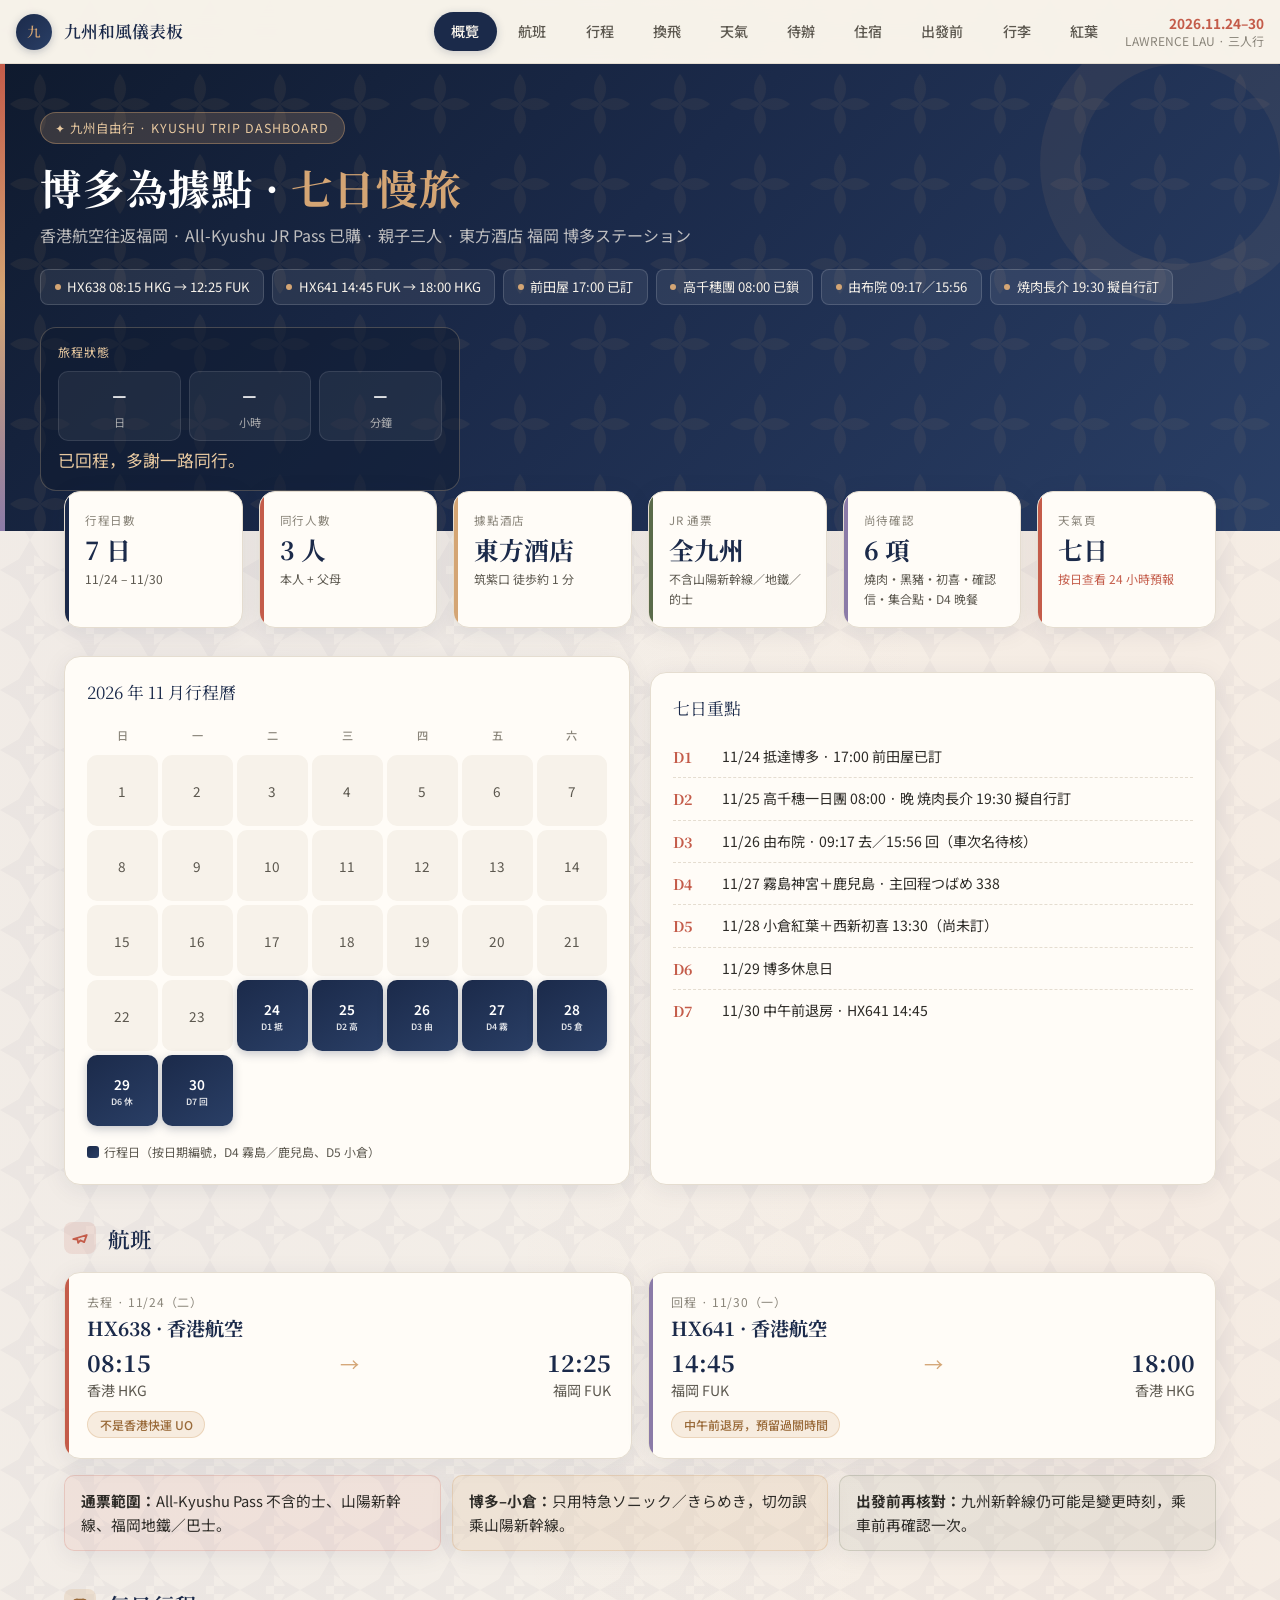
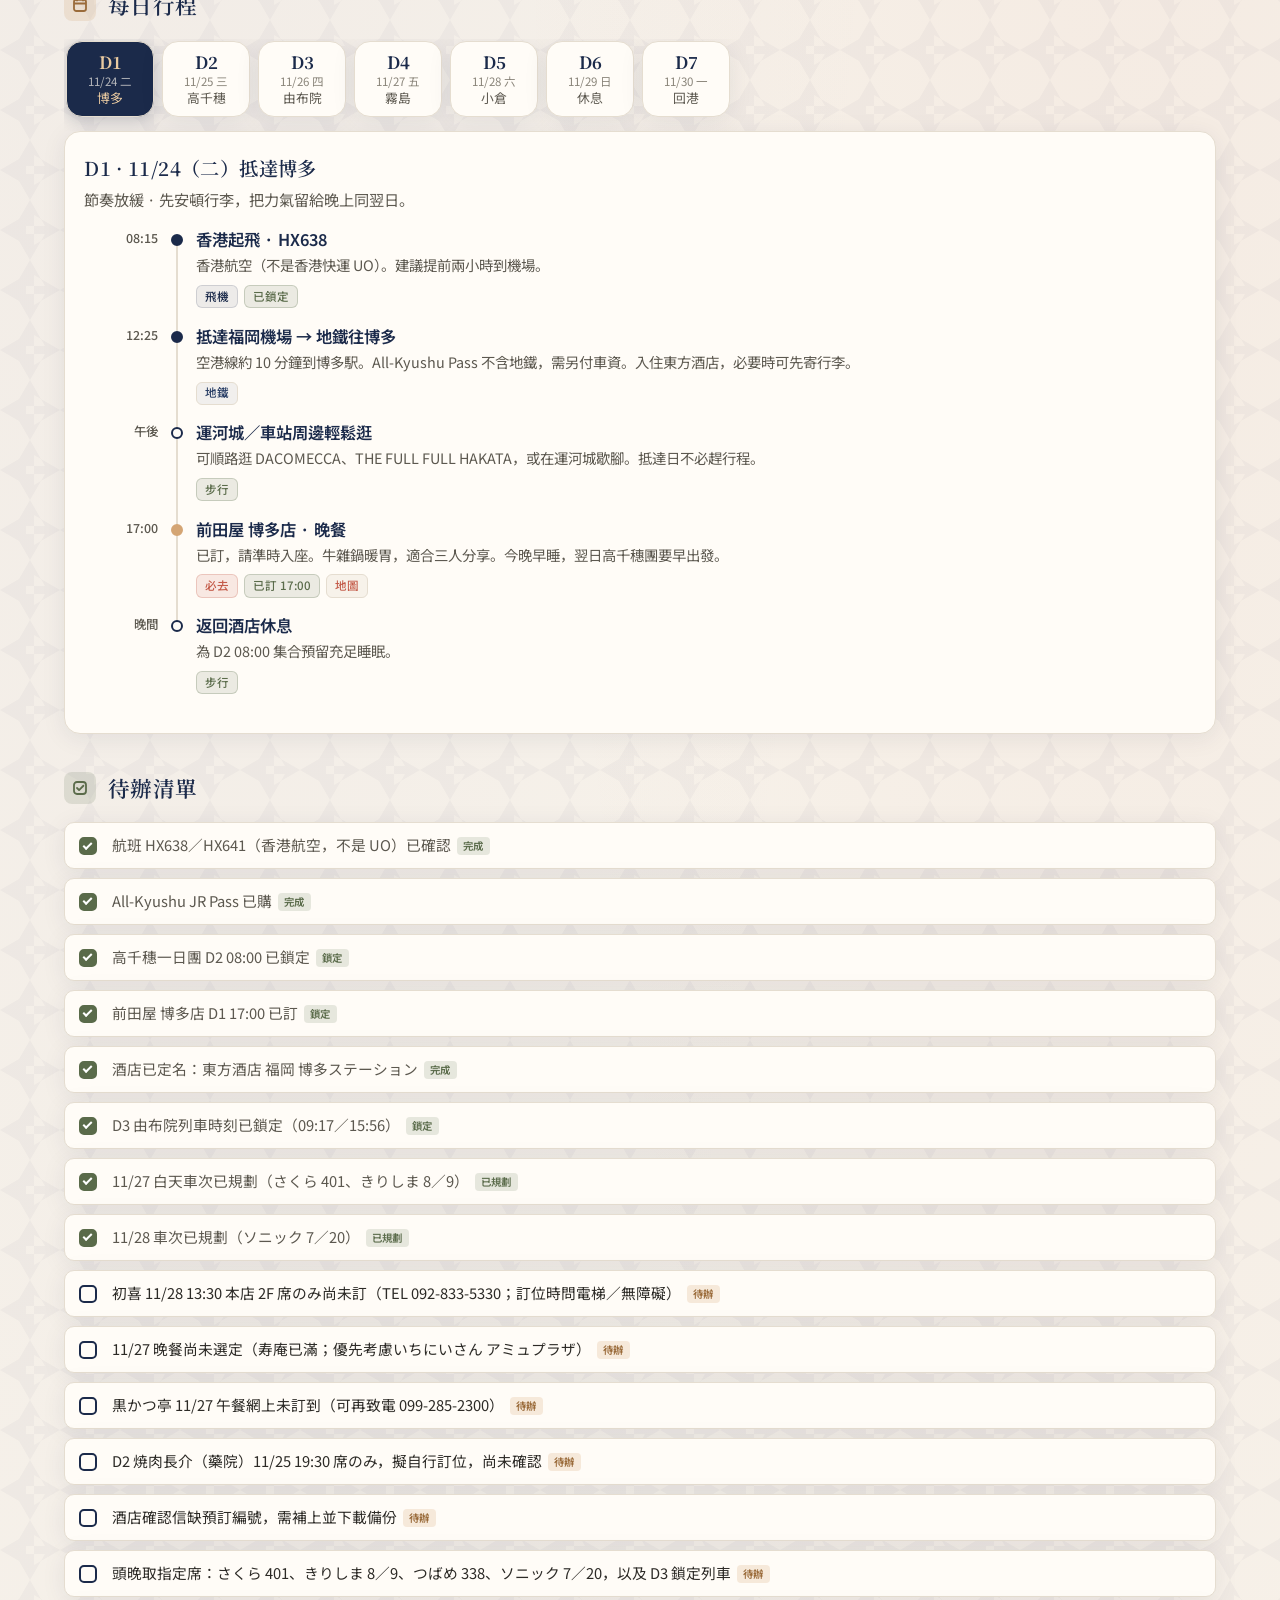
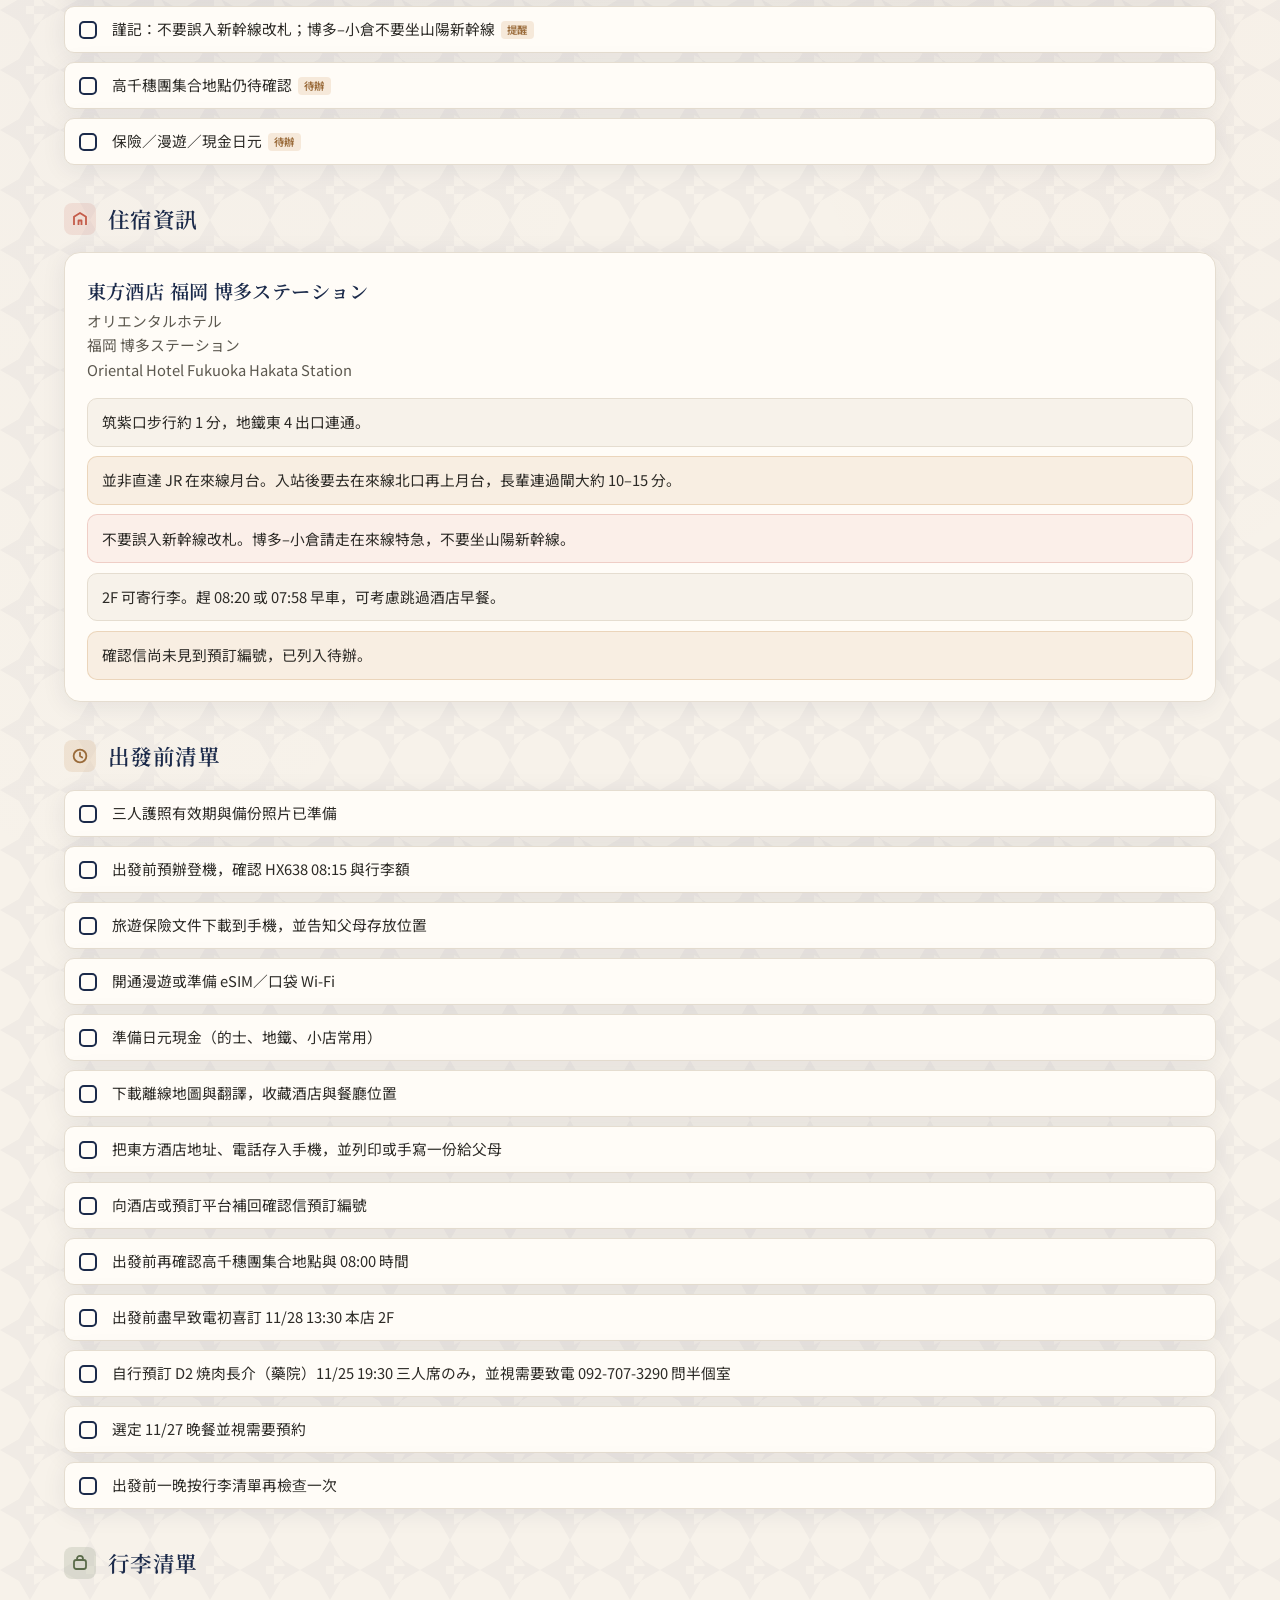
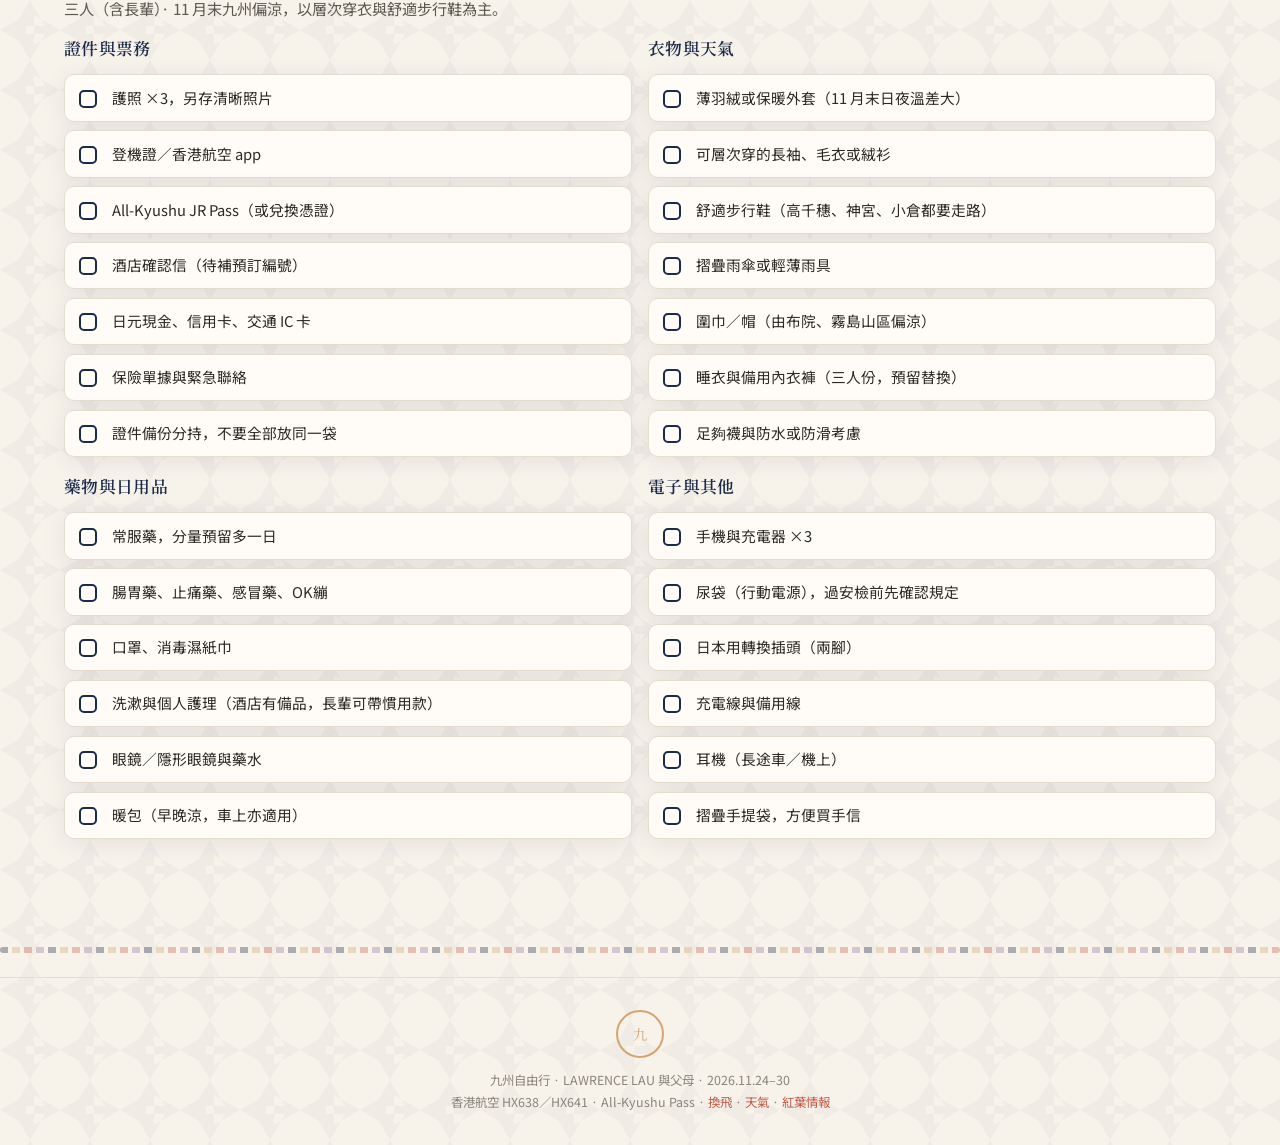
<file: index.html>
<!DOCTYPE html>
<html lang="zh-Hant">
<head>
<meta charset="UTF-8">
<meta name="viewport" content="width=device-width, initial-scale=1.0">
<title>九州自由行 · 和風行程儀表板 | LAWRENCE LAU</title>
<meta name="description" content="三人博多據點自由行：香港航空往返福岡、七日行程、住宿與行李清單。和風行程儀表板。">
<meta name="theme-color" content="#1B2A4A">
<link rel="icon" href="data:image/svg+xml,%3Csvg xmlns='http://www.w3.org/2000/svg' viewBox='0 0 32 32'%3E%3Ccircle cx='16' cy='16' r='16' fill='%231B2A4A'/%3E%3Ctext x='16' y='22' text-anchor='middle' font-size='14' font-family='serif' fill='%23D4A574'%3E%E4%B9%9D%3C/text%3E%3C/svg%3E">
<link rel="preconnect" href="https://fonts.googleapis.com">
<link rel="preconnect" href="https://fonts.gstatic.com" crossorigin>
<link href="https://fonts.googleapis.com/css2?family=Noto+Sans+JP:wght@300;400;500;700&family=Noto+Serif+JP:wght@400;600;700&display=swap" rel="stylesheet">
<link rel="stylesheet" href="styles.css">
</head>
<body>
<a class="skip" href="#main">跳到內容</a>

<nav class="nav">
  <a class="nav-brand" href="#home"><div class="crest">九</div><span>九州和風儀表板</span></a>
  <div class="nav-tabs" aria-label="頁面章節">
    <a class="nav-tab is-active" href="#home">概覽</a>
    <a class="nav-tab" href="#flights">航班</a>
    <a class="nav-tab" href="#itinerary">行程</a>
    <a class="nav-tab" href="tickets.html">換飛</a>
    <a class="nav-tab" href="weather.html">天氣</a>
    <a class="nav-tab" href="#todos">待辦</a>
    <a class="nav-tab" href="#hotel">住宿</a>
    <a class="nav-tab" href="#prep">出發前</a>
    <a class="nav-tab" href="#packing">行李</a>
    <a class="nav-tab" href="koyo/">紅葉</a>
  </div>
  <div class="nav-meta"><strong>2026.11.24–30</strong>LAWRENCE LAU · 三人行</div>
</nav>

<header class="hero" id="home">
  <div class="hero-accent-bar"></div>
  <div class="hero-inner">
    <div class="hero-badge">✦ 九州自由行 · KYUSHU TRIP DASHBOARD</div>
    <h1>博多為據點 · <span>七日慢旅</span></h1>
    <p class="hero-sub">香港航空往返福岡 · All-Kyushu JR Pass 已購 · 親子三人 · 東方酒店 福岡 博多ステーション</p>
    <div class="hero-pills">
      <div class="hero-pill"><span class="dot"></span>HX638 08:15 HKG → 12:25 FUK</div>
      <div class="hero-pill"><span class="dot"></span>HX641 14:45 FUK → 18:00 HKG</div>
      <div class="hero-pill"><span class="dot"></span>前田屋 17:00 已訂</div>
      <div class="hero-pill"><span class="dot"></span>高千穗團 08:00 已鎖</div>
      <div class="hero-pill"><span class="dot"></span>由布院 09:17／15:56</div>
      <div class="hero-pill"><span class="dot"></span>焼肉長介 19:30 擬自行訂</div>
    </div>
    <div class="countdown" id="countdown">
      <div class="countdown-label" id="countdown-label">距離 HX638 起飛還有</div>
      <div class="countdown-row" id="countdown-row">
        <div class="cd-unit"><span class="cd-num" id="cd-days">–</span><span class="cd-lab">日</span></div>
        <div class="cd-unit"><span class="cd-num" id="cd-hours">–</span><span class="cd-lab">小時</span></div>
        <div class="cd-unit"><span class="cd-num" id="cd-mins">–</span><span class="cd-lab">分鐘</span></div>
      </div>
      <div class="cd-status" id="countdown-status" hidden></div>
    </div>
  </div>
</header>

<main class="wrap" id="main">
  <div class="kpi-row">
    <div class="kpi" data-a="ind"><div class="kpi-label">行程日數</div><div class="kpi-value">7 日</div><div class="kpi-hint">11/24 – 11/30</div></div>
    <div class="kpi" data-a="ver"><div class="kpi-label">同行人數</div><div class="kpi-value">3 人</div><div class="kpi-hint">本人 + 父母</div></div>
    <div class="kpi" data-a="gold"><div class="kpi-label">據點酒店</div><div class="kpi-value">東方酒店</div><div class="kpi-hint">筑紫口 徒歩約 1 分</div></div>
    <div class="kpi" data-a="moss"><div class="kpi-label">JR 通票</div><div class="kpi-value">全九州</div><div class="kpi-hint">不含山陽新幹線／地鐵／的士</div></div>
    <div class="kpi" data-a="wis"><div class="kpi-label">尚待確認</div><div class="kpi-value">6 項</div><div class="kpi-hint">燒肉・黑豬・初喜・確認信・集合點・D4 晚餐</div></div>
    <div class="kpi" data-a="ver"><div class="kpi-label">天氣頁</div><div class="kpi-value">七日</div><div class="kpi-hint"><a href="weather.html">按日查看 24 小時預報</a></div></div>
  </div>

  <div class="grid-2" style="margin-bottom:2.25rem">
    <div class="card">
      <div class="card-title">2026 年 11 月行程曆</div>
      <div class="cal" id="nov-cal">
        <div class="cal-dow">日</div><div class="cal-dow">一</div><div class="cal-dow">二</div><div class="cal-dow">三</div><div class="cal-dow">四</div><div class="cal-dow">五</div><div class="cal-dow">六</div>
        <div class="cal-day">1</div><div class="cal-day">2</div><div class="cal-day">3</div><div class="cal-day">4</div><div class="cal-day">5</div><div class="cal-day">6</div>
        <div class="cal-day">7</div><div class="cal-day">8</div><div class="cal-day">9</div><div class="cal-day">10</div><div class="cal-day">11</div><div class="cal-day">12</div><div class="cal-day">13</div>
        <div class="cal-day">14</div><div class="cal-day">15</div><div class="cal-day">16</div><div class="cal-day">17</div><div class="cal-day">18</div><div class="cal-day">19</div><div class="cal-day">20</div>
        <div class="cal-day">21</div><div class="cal-day">22</div><div class="cal-day">23</div>
        <button type="button" class="cal-day trip" data-day="1">24<span class="dlabel">D1 抵</span></button>
        <button type="button" class="cal-day trip" data-day="2">25<span class="dlabel">D2 高</span></button>
        <button type="button" class="cal-day trip" data-day="3">26<span class="dlabel">D3 由</span></button>
        <button type="button" class="cal-day trip" data-day="4">27<span class="dlabel">D4 霧</span></button>
        <button type="button" class="cal-day trip" data-day="5">28<span class="dlabel">D5 倉</span></button>
        <button type="button" class="cal-day trip" data-day="6">29<span class="dlabel">D6 休</span></button>
        <button type="button" class="cal-day trip" data-day="7">30<span class="dlabel">D7 回</span></button>
      </div>
      <div class="cal-legend"><span><i></i>行程日（按日期編號，D4 霧島／鹿兒島、D5 小倉）</span></div>
    </div>
    <div class="card">
      <div class="card-title">七日重點</div>
      <ul class="highlight-list">
        <li><span class="hl-day">D1</span><span>11/24 抵達博多 · 17:00 前田屋已訂</span></li>
        <li><span class="hl-day">D2</span><span>11/25 高千穗一日團 08:00 · 晚 焼肉長介 19:30 擬自行訂</span></li>
        <li><span class="hl-day">D3</span><span>11/26 由布院 · 09:17 去／15:56 回（車次名待核）</span></li>
        <li><span class="hl-day">D4</span><span>11/27 霧島神宮＋鹿兒島 · 主回程つばめ 338</span></li>
        <li><span class="hl-day">D5</span><span>11/28 小倉紅葉＋西新初喜 13:30（尚未訂）</span></li>
        <li><span class="hl-day">D6</span><span>11/29 博多休息日</span></li>
        <li><span class="hl-day">D7</span><span>11/30 中午前退房 · HX641 14:45</span></li>
      </ul>
    </div>
  </div>

<section id="flights">
  <div class="sec-head">
    <span class="sec-icon coral" aria-hidden="true">
      <svg viewBox="0 0 24 24" fill="none" stroke="currentColor" stroke-width="2.4" stroke-linejoin="round" stroke-linecap="round"><path d="M3 13.5 21 8l-3.5 9.5-5-2.5-3 3.5-.7-4.2L3 13.5z"/></svg>
    </span>
    <h2>航班</h2>
  </div>
  <div class="flights">
    <article class="flight out">
<div>
        <div class="flight-kicker">去程 · 11/24（二）</div>
        <div class="flight-code">HX638 · 香港航空</div>
        <div class="flight-path">
          <div class="flight-city"><span class="t">08:15</span><span class="c">香港 HKG</span></div>
          <div class="flight-arrow" aria-hidden="true">→</div>
          <div class="flight-city" style="text-align:right"><span class="t">12:25</span><span class="c">福岡 FUK</span></div>
        </div>
        <span class="note-pill">不是香港快運 UO</span>
      </div>
    </article>
    <article class="flight in">
<div>
        <div class="flight-kicker">回程 · 11/30（一）</div>
        <div class="flight-code">HX641 · 香港航空</div>
        <div class="flight-path">
          <div class="flight-city"><span class="t">14:45</span><span class="c">福岡 FUK</span></div>
          <div class="flight-arrow" aria-hidden="true">→</div>
          <div class="flight-city" style="text-align:right"><span class="t">18:00</span><span class="c">香港 HKG</span></div>
        </div>
        <span class="note-pill">中午前退房，預留過關時間</span>
      </div>
    </article>
  </div>
  <div class="notices">
    <p class="notice coral"><strong>通票範圍：</strong>All-Kyushu Pass 不含的士、山陽新幹線、福岡地鐵／巴士。</p>
    <p class="notice yama"><strong>博多–小倉：</strong>只用特急ソニック／きらめき，切勿誤乘山陽新幹線。</p>
    <p class="notice mizu"><strong>出發前再核對：</strong>九州新幹線仍可能是變更時刻，乘車前再確認一次。</p>
  </div>
</section>

<section id="itinerary">
  <div class="sec-head">
    <span class="sec-icon yama" aria-hidden="true">
      <svg viewBox="0 0 24 24" fill="none" stroke="currentColor" stroke-width="2.4" stroke-linejoin="round"><rect x="4" y="5" width="16" height="15" rx="3"/><path d="M8 3.5V7M16 3.5V7M4 10h16"/></svg>
    </span>
    <h2>每日行程</h2>
  </div>

  <div class="day-switch" role="tablist" aria-label="選擇日期">
    <button class="day-btn" type="button" role="tab" data-day="1" aria-selected="true" aria-controls="day-1" id="tab-1"><span class="d">D1</span><span class="date">11/24 二</span><span class="place">博多</span></button>
    <button class="day-btn" type="button" role="tab" data-day="2" aria-selected="false" aria-controls="day-2" id="tab-2"><span class="d">D2</span><span class="date">11/25 三</span><span class="place">高千穗</span></button>
    <button class="day-btn" type="button" role="tab" data-day="3" aria-selected="false" aria-controls="day-3" id="tab-3"><span class="d">D3</span><span class="date">11/26 四</span><span class="place">由布院</span></button>
    <button class="day-btn" type="button" role="tab" data-day="4" aria-selected="false" aria-controls="day-4" id="tab-4"><span class="d">D4</span><span class="date">11/27 五</span><span class="place">霧島</span></button>
    <button class="day-btn" type="button" role="tab" data-day="5" aria-selected="false" aria-controls="day-5" id="tab-5"><span class="d">D5</span><span class="date">11/28 六</span><span class="place">小倉</span></button>
    <button class="day-btn" type="button" role="tab" data-day="6" aria-selected="false" aria-controls="day-6" id="tab-6"><span class="d">D6</span><span class="date">11/29 日</span><span class="place">休息</span></button>
    <button class="day-btn" type="button" role="tab" data-day="7" aria-selected="false" aria-controls="day-7" id="tab-7"><span class="d">D7</span><span class="date">11/30 一</span><span class="place">回港</span></button>
  </div>

  <article class="day-panel is-active" data-day="1" id="day-1" role="tabpanel" aria-labelledby="tab-1">
    <div class="day-card">
<div class="day-body">
        <h3 class="day-title">D1 · 11/24（二）抵達博多</h3>
        <p class="day-lead">節奏放緩 · 先安頓行李，把力氣留給晚上同翌日。</p>
        <div class="timeline">
        <div class="tl transit">
          <div class="tl-time">08:15</div>
          <div class="tl-rail"><span class="tl-dot"></span></div>
          <div class="tl-main">
            <div class="tl-title">香港起飛 · HX638</div>
            <div class="tl-desc">香港航空（不是香港快運 UO）。建議提前兩小時到機場。</div>
            <div class="tl-tags"><span class="tag plane">飛機</span><span class="tag lock">已鎖定</span></div>
          </div>
        </div>
        <div class="tl transit">
          <div class="tl-time">12:25</div>
          <div class="tl-rail"><span class="tl-dot"></span></div>
          <div class="tl-main">
            <div class="tl-title">抵達福岡機場 → 地鐵往博多</div>
            <div class="tl-desc">空港線約 10 分鐘到博多駅。All-Kyushu Pass 不含地鐵，需另付車資。入住東方酒店，必要時可先寄行李。</div>
            <div class="tl-tags"><span class="tag metro">地鐵</span></div>
          </div>
        </div>
        <div class="tl ">
          <div class="tl-time">午後</div>
          <div class="tl-rail"><span class="tl-dot"></span></div>
          <div class="tl-main">
            <div class="tl-title">運河城／車站周邊輕鬆逛</div>
            <div class="tl-desc">可順路逛 DACOMECCA、THE FULL FULL HAKATA，或在運河城歇腳。抵達日不必趕行程。</div>
            <div class="tl-tags"><span class="tag walk">步行</span></div>
          </div>
        </div>
        <div class="tl meal must">
          <div class="tl-time">17:00</div>
          <div class="tl-rail"><span class="tl-dot"></span></div>
          <div class="tl-main">
            <div class="tl-title">前田屋 博多店 · 晚餐</div>
            <div class="tl-desc">已訂，請準時入座。牛雜鍋暖胃，適合三人分享。今晚早睡，翌日高千穗團要早出發。</div>
            <div class="tl-tags"><span class="tag must">必去</span><span class="tag lock">已訂 17:00</span><span class="tag"><a class="tag" href="https://www.google.com/maps/place//data=!4m2!3m1!1s0x354191b8cf465de3:0xba51a47ac9a69d30" target="_blank" rel="noopener">地圖</a></span></div>
          </div>
        </div>
        <div class="tl ">
          <div class="tl-time">晚間</div>
          <div class="tl-rail"><span class="tl-dot"></span></div>
          <div class="tl-main">
            <div class="tl-title">返回酒店休息</div>
            <div class="tl-desc">為 D2 08:00 集合預留充足睡眠。</div>
            <div class="tl-tags"><span class="tag walk">步行</span></div>
          </div>
        </div>
        </div>
      </div>
    </div>
  </article>

  <article class="day-panel" data-day="2" id="day-2" role="tabpanel" aria-labelledby="tab-2" hidden>
    <div class="day-card">
<div class="day-body">
        <h3 class="day-title">D2 · 11/25（三）高千穗一日團</h3>
        <p class="day-lead">長途日 · 早出晚歸。車上補眠。晚餐擬往藥院焼肉長介 19:30，將自行訂位。</p>
        <a class="koyo-link" href="koyo/">查看高千穗紅葉情報</a>
        <div class="timeline">
        <div class="tl transit must">
          <div class="tl-time">08:00</div>
          <div class="tl-rail"><span class="tl-dot"></span></div>
          <div class="tl-main">
            <div class="tl-title">高千穗一日團集合出發</div>
            <div class="tl-desc">集合時間已鎖定；集合地點仍待確認，出發前再核對一次，並預留緩衝。</div>
            <div class="tl-tags"><span class="tag tour">一日團</span><span class="tag lock">鎖定 08:00</span><span class="tag warn">集合點待確認</span></div>
          </div>
        </div>
        <div class="tl must">
          <div class="tl-time">日間</div>
          <div class="tl-rail"><span class="tl-dot"></span></div>
          <div class="tl-main">
            <div class="tl-title">高千穗峽 · 神社 · 神話景點</div>
            <div class="tl-desc">全日跟團。可留意當地蕎麥或地雞定食（多半跟團午餐）。高千穗峽是此行重點。</div>
            <div class="tl-tags"><span class="tag must">必去</span><span class="tag"><a class="tag" href="koyo/">紅葉情報</a></span></div>
          </div>
        </div>
        <div class="tl transit">
          <div class="tl-time">傍晚</div>
          <div class="tl-rail"><span class="tl-dot"></span></div>
          <div class="tl-main">
            <div class="tl-title">返回博多</div>
            <div class="tl-desc">預計傍晚回到據點，稍作休整再赴晚餐。</div>
            <div class="tl-tags"><span class="tag tour">團車</span></div>
          </div>
        </div>
        <div class="tl meal">
          <div class="tl-time">19:30</div>
          <div class="tl-rail"><span class="tl-dot"></span></div>
          <div class="tl-main">
            <div class="tl-title">焼肉長介 · 藥院 · 席のみ</div>
            <div class="tl-desc">擬訂 19:30 三人只訂位，將自行網上預訂，尚未確認。店在藥院 リアン藥院ビル 7 樓，不是博多／天神的姊妹店「二〇加屋長介」。網上訂是「お席指定なし」；若要半個室請打店舖電話 092-707-3290。全席禁煙，座位約 2 小時。</div>
            <div class="tl-tags"><span class="tag warn">擬自行訂 · 尚未確認</span><span class="tag"><a class="tag" href="https://www.hotpepper.jp/strJ003715970/yoyaku/reserve/20261125_1930_rpn3_cnod44_rsi2924353/" target="_blank" rel="noopener">Hot Pepper 19:30</a></span><span class="tag"><a class="tag" href="https://www.tablecheck.com/ja/shops/yakinikuchosuke/reserve" target="_blank" rel="noopener">TableCheck</a></span></div>
          </div>
        </div>
        </div>
      </div>
    </div>
  </article>

  <article class="day-panel" data-day="3" id="day-3" role="tabpanel" aria-labelledby="tab-3" hidden>
    <div class="day-card">
<div class="day-body">
        <h3 class="day-title">D3 · 11/26（四）由布院</h3>
        <p class="day-lead">去 09:17、回 15:56 已鎖定。山區偏涼，帶薄外套。</p>
        <a class="koyo-link" href="koyo/">查看由布院紅葉情報</a>
        <div class="timeline">
        <div class="tl transit">
          <div class="tl-time">09:17</div>
          <div class="tl-rail"><span class="tl-dot"></span></div>
          <div class="tl-main">
            <div class="tl-title">博多出發 → 由布院</div>
            <div class="tl-desc">鎖定列車時刻，請提早到在來線月台。車次名稱舊資料未寫明，出發前再核對。指定席建議頭晚取。All-Kyushu Pass 適用。</div>
            <div class="tl-tags"><span class="tag ltd">特急</span><span class="tag lock">鎖定 09:17</span></div>
          </div>
        </div>
        <div class="tl must">
          <div class="tl-time">午前～午後</div>
          <div class="tl-rail"><span class="tl-dot"></span></div>
          <div class="tl-main">
            <div class="tl-title">溫泉街漫步 · 金鱗湖</div>
            <div class="tl-desc">金鱗湖與湯之坪街道是本日重點。小食可看金賞コロッケ、吉吾、醤油屋本店；麵包可看みっふぃー、こちょぱん、CAFE LA RUCHE。</div>
            <div class="tl-tags"><span class="tag must">必去</span><span class="tag walk">步行</span><span class="tag"><a class="tag" href="koyo/">紅葉情報</a></span></div>
          </div>
        </div>
        <div class="tl meal">
          <div class="tl-time">午餐</div>
          <div class="tl-rail"><span class="tl-dot"></span></div>
          <div class="tl-main">
            <div class="tl-title">由布まぶし 心</div>
            <div class="tl-desc">金鱗湖本店或駅前支店，依排隊情況彈性選擇。</div>
            <div class="tl-tags"><span class="tag"><a class="tag" href="https://goo.gl/maps/tNEwrnwCQ9ZqM2ES7" target="_blank" rel="noopener">金鱗湖本店</a></span><span class="tag"><a class="tag" href="https://goo.gl/maps/7rYMYWHNJtYQ1uAn6" target="_blank" rel="noopener">駅前支店</a></span></div>
          </div>
        </div>
        <div class="tl meal">
          <div class="tl-time">甜品</div>
          <div class="tl-rail"><span class="tl-dot"></span></div>
          <div class="tl-main">
            <div class="tl-title">Milch · B-speak · 花麹菊家</div>
            <div class="tl-desc">依排隊情況選一間已足夠，不必全部排完。</div>
            
          </div>
        </div>
        <div class="tl transit">
          <div class="tl-time">15:56</div>
          <div class="tl-rail"><span class="tl-dot"></span></div>
          <div class="tl-main">
            <div class="tl-title">由布院返博多</div>
            <div class="tl-desc">鎖定回程時刻。開車前 30 分鐘只買可外帶的手信，避免誤點。</div>
            <div class="tl-tags"><span class="tag ltd">特急</span><span class="tag lock">鎖定 15:56</span></div>
          </div>
        </div>
        </div>
      </div>
    </div>
  </article>

  <article class="day-panel" data-day="4" id="day-4" role="tabpanel" aria-labelledby="tab-4" hidden>
    <div class="day-card">
<div class="day-body">
        <h3 class="day-title">D4 · 11/27（五）霧島 · 鹿兒島</h3>
        <p class="day-lead">長途日 · 白天車次已鎖定。晚餐未選定；回程以つばめ 338 為主。</p>
        <a class="koyo-link" href="koyo/">查看霧島／鹿兒島紅葉情報</a>
        <div class="timeline">
        <div class="tl ">
          <div class="tl-time">07:20</div>
          <div class="tl-rail"><span class="tl-dot"></span></div>
          <div class="tl-main">
            <div class="tl-title">酒店出發</div>
            <div class="tl-desc">霧島山區偏涼，帶輕外套。趕早車可跳過酒店早餐。經在來線月台乘九州新幹線，不要誤入錯誤改札。</div>
            <div class="tl-tags"><span class="tag walk">步行</span></div>
          </div>
        </div>
        <div class="tl transit">
          <div class="tl-time">07:58</div>
          <div class="tl-rail"><span class="tl-dot"></span></div>
          <div class="tl-main">
            <div class="tl-title">さくら 401　博多 → 鹿兒島中央</div>
            <div class="tl-desc">09:39 抵達，約 1 小時 41 分。換成實體 Pass 後，於緑窓口或綠色指定席券売機預約普通指定席，不是泛指頭晚取。All-Kyushu Pass 包含九州新幹線。出發前再核對時刻。</div>
            <div class="tl-tags"><span class="tag shin">新幹線</span><span class="tag lock">鎖定</span></div>
          </div>
        </div>
        <div class="tl transit">
          <div class="tl-time">10:00</div>
          <div class="tl-rail"><span class="tl-dot"></span></div>
          <div class="tl-main">
            <div class="tl-title">きりしま 8　→ 霧島神宮站</div>
            <div class="tl-desc">10:49 抵達。請在 10:49 下車，不是 10:50（列車 10:50 續行宮崎）。轉乘約 21 分，長輩會偏趕，下車後跟緊月台指示。Pass 包含特急きりしま。</div>
            <div class="tl-tags"><span class="tag ltd">特急</span><span class="tag lock">鎖定</span></div>
          </div>
        </div>
        <div class="tl transit">
          <div class="tl-time">10:55–<br>11:10</div>
          <div class="tl-rail"><span class="tl-dot"></span></div>
          <div class="tl-main">
            <div class="tl-title">的士前往霧島神宮</div>
            <div class="tl-desc">車程約 11–15 分，約 ¥2,000–2,250／台，現金自費（Pass 不含的士）。</div>
            <div class="tl-tags"><span class="tag taxi">的士</span><span class="tag cash">自費</span></div>
          </div>
        </div>
        <div class="tl must">
          <div class="tl-time">11:10–<br>12:10</div>
          <div class="tl-rail"><span class="tl-dot"></span></div>
          <div class="tl-main">
            <div class="tl-title">霧島神宮參拜約 1 小時</div>
            <div class="tl-desc">免費入場，穿平緩舒適的鞋。參拜後的士返回霧島神宮站（車資相約）。若想多留，可延至約 13:15 才返站。</div>
            <div class="tl-tags"><span class="tag must">必去</span><span class="tag walk">步行</span><a class="tag" href="koyo/">紅葉情報</a></div>
          </div>
        </div>
        <div class="tl transit">
          <div class="tl-time">13:42</div>
          <div class="tl-rail"><span class="tl-dot"></span></div>
          <div class="tl-main">
            <div class="tl-title">きりしま 9　→ 鹿兒島中央</div>
            <div class="tl-desc">特急きりしま 9號（6009M）。霧島神宮 13:41 到達、13:42 開出，停車約 1 分鐘，請預先在月台等候（不是本站始發；出發月台官方未刊載）。14:32 抵達鹿兒島中央 3番。列車 14:27 先停「鹿兒島」站（14:28 再開），不要在該站下車。普通車一部指定席，有自由席，不是全車指定席；此行必訂，請換成實體 Pass 後、上車前於緑窓口或綠色指定席券売機預約，不是泛指頭晚取。11/27 並非停運日。</div>
            <div class="tl-tags"><span class="tag ltd">特急</span><span class="tag lock">鎖定</span><span class="tag must">必訂指定席</span></div>
          </div>
        </div>
        <div class="tl meal">
          <div class="tl-time">14:45–<br>15:25</div>
          <div class="tl-rail"><span class="tl-dot"></span></div>
          <div class="tl-main">
            <div class="tl-title">午餐 · 黒かつ亭 中央駅本店</div>
            <div class="tl-desc">14:32 到站後即行東口，步行 6–9 分，入座即落單。L.O. 15:00，15:30 關門。網上訂位未成功，可再致電 099-285-2300。15:25 離店。</div>
            <div class="tl-tags"><span class="tag warn">網上未訂到</span><a class="tag" href="https://www.google.com/maps/search/?api=1&amp;query=%E9%BB%92%E3%81%8B%E3%81%A4%E4%BA%AD%20%E4%B8%AD%E5%A4%AE%E9%A7%85%E6%9C%AC%E5%BA%97" target="_blank" rel="noopener">地圖</a></div>
          </div>
        </div>
        <div class="tl must">
          <div class="tl-time">16:15–<br>17:15</div>
          <div class="tl-rail"><span class="tl-dot"></span></div>
          <div class="tl-main">
            <div class="tl-title">城山展望台睇櫻島日落</div>
            <div class="tl-desc">15:35 坐的士上山（約 10–15 分），長輩不要走遊歩道。入場免費。時間對準 17:15 日落，不要過早離開。</div>
            <div class="tl-tags"><span class="tag must">必去</span><span class="tag taxi">的士</span></div>
          </div>
        </div>
        <div class="tl meal">
          <div class="tl-time">18:00–<br>20:00</div>
          <div class="tl-rail"><span class="tl-dot"></span></div>
          <div class="tl-main">
            <div class="tl-title">晚餐尚未選定</div>
            <div class="tl-desc">寿庵已滿，不要當成已訂。備選：いちにいさん アミュプラザ（最穩，車站直結 5F，方便手信與趕車）、吾愛人 西口、六白亭、八幡、くろ屋。</div>
            <div class="tl-tags"><span class="tag warn">尚未選定</span></div>
          </div>
        </div>
        <div class="tl ">
          <div class="tl-time">20:00–<br>20:40</div>
          <div class="tl-rail"><span class="tl-dot"></span></div>
          <div class="tl-main">
            <div class="tl-title">站內手信約 30 分，20:40 入閘</div>
            <div class="tl-desc">長輩慢慢揀。20:40 入閘對趕 20:52 班車偏緊（約 12 分到 14 番），趕得及就坐主回程。</div>
            <div class="tl-tags"><span class="tag walk">步行</span><span class="tag warn">入閘偏緊</span></div>
          </div>
        </div>
        <div class="tl transit">
          <div class="tl-time">20:52</div>
          <div class="tl-rail"><span class="tl-dot"></span></div>
          <div class="tl-main">
            <div class="tl-title">つばめ 338　→ 博多　★主回程</div>
            <div class="tl-desc">22:45 抵達。備援：つばめ 340（21:30→23:23）、さくら 410（22:12→23:54，當日最後直達）。不要乘つばめ 342（只到熊本）。不要以為可趕さくら 408（20:07，20:40 已開出）。</div>
            <div class="tl-tags"><span class="tag shin">新幹線</span><span class="tag lock">主回程</span></div>
          </div>
        </div>
        </div>
      </div>
    </div>
  </article>

  <article class="day-panel" data-day="5" id="day-5" role="tabpanel" aria-labelledby="tab-5" hidden>
    <div class="day-card">
<div class="day-body">
        <h3 class="day-title">D5 · 11/28（六）小倉紅葉＋西新初喜</h3>
        <p class="day-lead">博多–小倉只用特急ソニック。午餐訂 2 樓，13:30 入座。</p>
        <a class="koyo-link" href="koyo/">查看小倉紅葉情報</a>
        <div class="timeline">
        <div class="tl ">
          <div class="tl-time">07:50–<br>07:55</div>
          <div class="tl-rail"><span class="tl-dot"></span></div>
          <div class="tl-main">
            <div class="tl-title">離開酒店房間</div>
            <div class="tl-desc">若要在 2F 寄行李，請再提早一點離開房間。趕 08:20 可跳過酒店早餐。</div>
            <div class="tl-tags"><span class="tag walk">步行</span></div>
          </div>
        </div>
        <div class="tl transit">
          <div class="tl-time">08:05–<br>08:10</div>
          <div class="tl-rail"><span class="tl-dot"></span></div>
          <div class="tl-main">
            <div class="tl-title">經在來線北口到 2 番月台</div>
            <div class="tl-desc">出筑紫口後入在來線北口（有電梯、無段差）。不要誤入新幹線改札。酒店並非直達在來線月台，長輩連過閘約需 10–15 分。</div>
            <div class="tl-tags"><span class="tag walk">步行</span><span class="tag warn">不要入新幹線改札</span></div>
          </div>
        </div>
        <div class="tl transit">
          <div class="tl-time">08:20</div>
          <div class="tl-rail"><span class="tl-dot"></span></div>
          <div class="tl-main">
            <div class="tl-title">ソニック 7　博多 2 番 → 小倉　★</div>
            <div class="tl-desc">09:14 抵達，約 54 分。Pass 適用。備援去程：ソニック 9（09:00→09:43，同在 2 番）。指定席頭晚取。不要改坐山陽新幹線（Pass 不包）。</div>
            <div class="tl-tags"><span class="tag ltd">特急</span><span class="tag lock">鎖定</span></div>
          </div>
        </div>
        <div class="tl must">
          <div class="tl-time">約 09:34–<br>11:15</div>
          <div class="tl-rail"><span class="tl-dot"></span></div>
          <div class="tl-main">
            <div class="tl-title">勝山公園／小倉城紅葉</div>
            <div class="tl-desc">按北九州市官方資料，小倉駅步行約 20 分（非保證；長輩或較慢，可坐的士），約 09:34 到公園，可留至 11:15（約 1 小時 40 分）。西小倉站步行約 10 分。公園免費，城堡通常 ¥500。11/24 起正值見頃。11:15 離開公園。</div>
            <div class="tl-tags"><span class="tag must">必去</span><span class="tag walk">步行</span><a class="tag" href="koyo/">紅葉情報</a></div>
          </div>
        </div>
        <div class="tl transit">
          <div class="tl-time">11:15</div>
          <div class="tl-rail"><span class="tl-dot"></span></div>
          <div class="tl-main">
            <div class="tl-title">返回小倉駅上特急</div>
            <div class="tl-desc">必須回到小倉駅乘車，不要在西小倉等ソニック。長輩建議的士。</div>
            <div class="tl-tags"><span class="tag taxi">的士</span><span class="tag warn">不要在西小倉等車</span></div>
          </div>
        </div>
        <div class="tl transit">
          <div class="tl-time">11:40</div>
          <div class="tl-rail"><span class="tl-dot"></span></div>
          <div class="tl-main">
            <div class="tl-title">ソニック 20　小倉 → 博多 6 番　★</div>
            <div class="tl-desc">12:28 抵達。Pass 適用。不要改坐ソニック 22（12:05→12:49）或 24，以免趕不上 13:30 午餐。嚴禁博多–小倉坐山陽新幹線（Pass 不包）。</div>
            <div class="tl-tags"><span class="tag ltd">特急</span><span class="tag lock">主回程</span></div>
          </div>
        </div>
        <div class="tl transit">
          <div class="tl-time">12:41–<br>12:54</div>
          <div class="tl-rail"><span class="tl-dot"></span></div>
          <div class="tl-main">
            <div class="tl-title">地鐵空港線　博多 → 西新</div>
            <div class="tl-desc">直達、不用轉車，約 13 分。每人 ¥260，三人約 ¥780。Pass 不含地鐵。</div>
            <div class="tl-tags"><span class="tag metro">地鐵</span><span class="tag cash">自費</span></div>
          </div>
        </div>
        <div class="tl meal must">
          <div class="tl-time">13:30</div>
          <div class="tl-rail"><span class="tl-dot"></span></div>
          <div class="tl-main">
            <div class="tl-title">西新初喜 本店 2F · 午餐</div>
            <div class="tl-desc">西新駅步行 5–7 分，約 13:00–13:05 到店等候入座。しゃぶ／すき鍋；長輩較輕鬆可選すき鍋。L.O. 14:30，15:30 關門。TEL 092-833-5330。請訂 2F，不要訂 1F 燒肉或 3F 牛腸鍋。掘りごたつ不用跪。無障礙／電梯未確認，訂位時要問。訂位尚未下訂。</div>
            <div class="tl-tags"><span class="tag must">必去</span><span class="tag warn">尚未訂位</span><a class="tag" href="https://www.google.com/maps/search/?api=1&amp;query=%E8%A5%BF%E6%96%B0%E5%88%9D%E5%96%9C%20%E6%9C%AC%E5%BA%97" target="_blank" rel="noopener">地圖</a></div>
          </div>
        </div>
        </div>
      </div>
    </div>
  </article>

  <article class="day-panel" data-day="6" id="day-6" role="tabpanel" aria-labelledby="tab-6" hidden>
    <div class="day-card">
<div class="day-body">
        <h3 class="day-title">D6 · 11/29（日）博多休息日</h3>
        <p class="day-lead">節奏極低。這是給長輩與長途日之後的緩衝，不必為「沒排滿」覺得可惜。</p>
        <div class="timeline">
        <div class="tl ">
          <div class="tl-time">彈性</div>
          <div class="tl-rail"><span class="tl-dot"></span></div>
          <div class="tl-main">
            <div class="tl-title">晚起 · 酒店早餐或附近咖啡</div>
            <div class="tl-desc">今日無硬性鎖定，以恢復體力為先。完全可以整天留在酒店。</div>
            <div class="tl-tags"><span class="tag lock">無強制行程</span></div>
          </div>
        </div>
        <div class="tl ">
          <div class="tl-time">午前／午後</div>
          <div class="tl-rail"><span class="tl-dot"></span></div>
          <div class="tl-main">
            <div class="tl-title">博多／天神輕度活動（可選）</div>
            <div class="tl-desc">買手信、藥妝，或再訪麵包店。走到哪、吃到哪，不必勉強排隊。</div>
            <div class="tl-tags"><span class="tag walk">步行</span></div>
          </div>
        </div>
        <div class="tl meal">
          <div class="tl-time">三餐彈性</div>
          <div class="tl-rail"><span class="tl-dot"></span></div>
          <div class="tl-main">
            <div class="tl-title">楽天地 · ShinShin · 節ちゃん · おたに家</div>
            <div class="tl-desc">可補吃尚未嚐過的博多名物。週末人多，長者可選較穩妥或非繁忙時段的店。</div>
            
          </div>
        </div>
        <div class="tl ">
          <div class="tl-time">晚間</div>
          <div class="tl-rail"><span class="tl-dot"></span></div>
          <div class="tl-main">
            <div class="tl-title">整理行李 · 確認回程證件與航班</div>
            <div class="tl-desc">HX641 翌日 14:45 起飛，中午前要退房。檢查護照、手信是否要冷藏或托運。</div>
            
          </div>
        </div>
        </div>
      </div>
    </div>
  </article>

  <article class="day-panel" data-day="7" id="day-7" role="tabpanel" aria-labelledby="tab-7" hidden>
    <div class="day-card">
<div class="day-body">
        <h3 class="day-title">D7 · 11/30（一）回港</h3>
        <p class="day-lead">中午前退房，HX641 14:45 起飛。預留充足過關時間。</p>
        <div class="timeline">
        <div class="tl ">
          <div class="tl-time">午前</div>
          <div class="tl-rail"><span class="tl-dot"></span></div>
          <div class="tl-main">
            <div class="tl-title">退房 · 前往福岡機場</div>
            <div class="tl-desc">中午前離開酒店。可先在博多駅或機場用簡易午餐，不必吃得太趕。</div>
            <div class="tl-tags"><span class="tag walk">步行</span></div>
          </div>
        </div>
        <div class="tl transit">
          <div class="tl-time">赴機</div>
          <div class="tl-rail"><span class="tl-dot"></span></div>
          <div class="tl-main">
            <div class="tl-title">地鐵空港線往福岡機場</div>
            <div class="tl-desc">Pass 不含地鐵。預留充足過關、托運手信與安檢時間。</div>
            <div class="tl-tags"><span class="tag metro">地鐵</span><span class="tag cash">自費</span></div>
          </div>
        </div>
        <div class="tl transit">
          <div class="tl-time">14:45</div>
          <div class="tl-rail"><span class="tl-dot"></span></div>
          <div class="tl-main">
            <div class="tl-title">福岡起飛 · HX641</div>
            <div class="tl-desc">香港航空，約 18:00 抵達香港。</div>
            <div class="tl-tags"><span class="tag plane">飛機</span><span class="tag lock">鎖定航班</span></div>
          </div>
        </div>
        <div class="tl ">
          <div class="tl-time">18:00</div>
          <div class="tl-rail"><span class="tl-dot"></span></div>
          <div class="tl-main">
            <div class="tl-title">抵達香港</div>
            <div class="tl-desc">行程圓滿結束，一路順風。</div>
            
          </div>
        </div>
        </div>
      </div>
    </div>
  </article>

</section>

<section id="todos">
  <div class="sec-head">
    <span class="sec-icon take" aria-hidden="true">
      <svg viewBox="0 0 24 24" fill="none" stroke="currentColor" stroke-width="2.4" stroke-linejoin="round" stroke-linecap="round"><rect x="4" y="4" width="16" height="16" rx="4"/><path d="m8 12 2.8 2.8L16.5 9"/></svg>
    </span>
    <h2>待辦清單</h2>
  </div>
  <div class="checks">
        <label class="check">
          <input type="checkbox" data-store="todos" data-id="flights" checked>
          <span class="check-txt">航班 HX638／HX641（香港航空，不是 UO）已確認<span class="check-flag">完成</span></span>
        </label>
        <label class="check">
          <input type="checkbox" data-store="todos" data-id="jrpass" checked>
          <span class="check-txt">All-Kyushu JR Pass 已購<span class="check-flag">完成</span></span>
        </label>
        <label class="check">
          <input type="checkbox" data-store="todos" data-id="takachiho-tour" checked>
          <span class="check-txt">高千穗一日團 D2 08:00 已鎖定<span class="check-flag">鎖定</span></span>
        </label>
        <label class="check">
          <input type="checkbox" data-store="todos" data-id="maedaya" checked>
          <span class="check-txt">前田屋 博多店 D1 17:00 已訂<span class="check-flag">鎖定</span></span>
        </label>
        <label class="check">
          <input type="checkbox" data-store="todos" data-id="hotel-name" checked>
          <span class="check-txt">酒店已定名：東方酒店 福岡 博多ステーション<span class="check-flag">完成</span></span>
        </label>
        <label class="check">
          <input type="checkbox" data-store="todos" data-id="d3-trains" checked>
          <span class="check-txt">D3 由布院列車時刻已鎖定（09:17／15:56）<span class="check-flag">鎖定</span></span>
        </label>
        <label class="check">
          <input type="checkbox" data-store="todos" data-id="d4-plan" checked>
          <span class="check-txt">11/27 白天車次已規劃（さくら 401、きりしま 8／9）<span class="check-flag">已規劃</span></span>
        </label>
        <label class="check">
          <input type="checkbox" data-store="todos" data-id="d5-plan" checked>
          <span class="check-txt">11/28 車次已規劃（ソニック 7／20）<span class="check-flag">已規劃</span></span>
        </label>
        <label class="check">
          <input type="checkbox" data-store="todos" data-id="hatsuki">
          <span class="check-txt">初喜 11/28 13:30 本店 2F 席のみ尚未訂（TEL 092-833-5330；訂位時問電梯／無障礙）<span class="check-flag open">待辦</span></span>
        </label>
        <label class="check">
          <input type="checkbox" data-store="todos" data-id="d4-dinner">
          <span class="check-txt">11/27 晚餐尚未選定（寿庵已滿；優先考慮いちにいさん アミュプラザ）<span class="check-flag open">待辦</span></span>
        </label>
        <label class="check">
          <input type="checkbox" data-store="todos" data-id="kurokatsu">
          <span class="check-txt">黒かつ亭 11/27 午餐網上未訂到（可再致電 099-285-2300）<span class="check-flag open">待辦</span></span>
        </label>
        <label class="check">
          <input type="checkbox" data-store="todos" data-id="yakiniku">
          <span class="check-txt">D2 焼肉長介（藥院）11/25 19:30 席のみ，擬自行訂位，尚未確認<span class="check-flag open">待辦</span></span>
        </label>
        <label class="check">
          <input type="checkbox" data-store="todos" data-id="hotel-conf">
          <span class="check-txt">酒店確認信缺預訂編號，需補上並下載備份<span class="check-flag open">待辦</span></span>
        </label>
        <label class="check">
          <input type="checkbox" data-store="todos" data-id="reserved-seats">
          <span class="check-txt">頭晚取指定席：さくら 401、きりしま 8／9、つばめ 338、ソニック 7／20，以及 D3 鎖定列車<span class="check-flag open">待辦</span></span>
        </label>
        <label class="check">
          <input type="checkbox" data-store="todos" data-id="no-sanyo">
          <span class="check-txt">謹記：不要誤入新幹線改札；博多–小倉不要坐山陽新幹線<span class="check-flag open">提醒</span></span>
        </label>
        <label class="check">
          <input type="checkbox" data-store="todos" data-id="takachiho-meet">
          <span class="check-txt">高千穗團集合地點仍待確認<span class="check-flag open">待辦</span></span>
        </label>
        <label class="check">
          <input type="checkbox" data-store="todos" data-id="insurance-cash">
          <span class="check-txt">保險／漫遊／現金日元<span class="check-flag open">待辦</span></span>
        </label>
  </div>
</section>

<section id="hotel">
  <div class="sec-head">
    <span class="sec-icon coral" aria-hidden="true">
      <svg viewBox="0 0 24 24" fill="none" stroke="currentColor" stroke-width="2.4" stroke-linejoin="round"><path d="M4 20V9l8-5 8 5v11"/><path d="M10 20v-6h4v6"/></svg>
    </span>
    <h2>住宿資訊</h2>
  </div>
  <article class="card">
    <div class="hotel-grid">
      <div>
        <h3 class="hotel-name">東方酒店 福岡 博多ステーション</h3>
        <p class="hotel-jp">オリエンタルホテル<br>福岡 博多ステーション<br>Oriental Hotel Fukuoka Hakata Station</p>
        <div class="hotel-facts">
          <p class="fact">筑紫口步行約 1 分，地鐵東 4 出口連通。</p>
          <p class="fact warn">並非直達 JR 在來線月台。入站後要去在來線北口再上月台，長輩連過閘大約 10–15 分。</p>
          <p class="fact coral">不要誤入新幹線改札。博多–小倉請走在來線特急，不要坐山陽新幹線。</p>
          <p class="fact">2F 可寄行李。趕 08:20 或 07:58 早車，可考慮跳過酒店早餐。</p>
          <p class="fact warn">確認信尚未見到預訂編號，已列入待辦。</p>
        </div>
      </div>
    </div>
  </article>
</section>

<section id="prep">
  <div class="sec-head">
    <span class="sec-icon yama" aria-hidden="true">
      <svg viewBox="0 0 24 24" fill="none" stroke="currentColor" stroke-width="2.4" stroke-linejoin="round" stroke-linecap="round"><circle cx="12" cy="12" r="8.5"/><path d="M12 7.5V12l3 2"/></svg>
    </span>
    <h2>出發前清單</h2>
  </div>
  <div class="checks">
        <label class="check">
          <input type="checkbox" data-store="prep" data-id="passports">
          <span class="check-txt">三人護照有效期與備份照片已準備</span>
        </label>
        <label class="check">
          <input type="checkbox" data-store="prep" data-id="checkin">
          <span class="check-txt">出發前預辦登機，確認 HX638 08:15 與行李額</span>
        </label>
        <label class="check">
          <input type="checkbox" data-store="prep" data-id="insurance">
          <span class="check-txt">旅遊保險文件下載到手機，並告知父母存放位置</span>
        </label>
        <label class="check">
          <input type="checkbox" data-store="prep" data-id="roaming">
          <span class="check-txt">開通漫遊或準備 eSIM／口袋 Wi-Fi</span>
        </label>
        <label class="check">
          <input type="checkbox" data-store="prep" data-id="yen">
          <span class="check-txt">準備日元現金（的士、地鐵、小店常用）</span>
        </label>
        <label class="check">
          <input type="checkbox" data-store="prep" data-id="offline-maps">
          <span class="check-txt">下載離線地圖與翻譯，收藏酒店與餐廳位置</span>
        </label>
        <label class="check">
          <input type="checkbox" data-store="prep" data-id="hotel-addr">
          <span class="check-txt">把東方酒店地址、電話存入手機，並列印或手寫一份給父母</span>
        </label>
        <label class="check">
          <input type="checkbox" data-store="prep" data-id="booking-no">
          <span class="check-txt">向酒店或預訂平台補回確認信預訂編號</span>
        </label>
        <label class="check">
          <input type="checkbox" data-store="prep" data-id="takachiho-spot">
          <span class="check-txt">出發前再確認高千穗團集合地點與 08:00 時間</span>
        </label>
        <label class="check">
          <input type="checkbox" data-store="prep" data-id="hatsuki-call">
          <span class="check-txt">出發前盡早致電初喜訂 11/28 13:30 本店 2F</span>
        </label>
        <label class="check">
          <input type="checkbox" data-store="prep" data-id="d2-yakiniku">
          <span class="check-txt">自行預訂 D2 焼肉長介（藥院）11/25 19:30 三人席のみ，並視需要致電 092-707-3290 問半個室</span>
        </label>
        <label class="check">
          <input type="checkbox" data-store="prep" data-id="d4-dinner-pick">
          <span class="check-txt">選定 11/27 晚餐並視需要預約</span>
        </label>
        <label class="check">
          <input type="checkbox" data-store="prep" data-id="pack-night">
          <span class="check-txt">出發前一晚按行李清單再檢查一次</span>
        </label>
  </div>
</section>

<section id="packing">
  <div class="sec-head">
    <span class="sec-icon take" aria-hidden="true">
      <svg viewBox="0 0 24 24" fill="none" stroke="currentColor" stroke-width="2.4" stroke-linejoin="round"><rect x="4" y="8" width="16" height="12" rx="3"/><path d="M8 8V6.5A4 4 0 0 1 16 6.5V8"/></svg>
    </span>
    <h2>行李清單</h2>
  </div>
  <p class="day-lead" style="margin-bottom:14px">三人（含長輩）· 11 月末九州偏涼，以層次穿衣與舒適步行鞋為主。</p>
  <div class="pack-grid">
      <div class="pack-col">
        <h3>證件與票務</h3>
        <div class="checks">
        <label class="check">
          <input type="checkbox" data-store="pack" data-id="passport">
          <span class="check-txt">護照 ×3，另存清晰照片</span>
        </label>
        <label class="check">
          <input type="checkbox" data-store="pack" data-id="boarding">
          <span class="check-txt">登機證／香港航空 app</span>
        </label>
        <label class="check">
          <input type="checkbox" data-store="pack" data-id="jrpass-phys">
          <span class="check-txt">All-Kyushu JR Pass（或兌換憑證）</span>
        </label>
        <label class="check">
          <input type="checkbox" data-store="pack" data-id="hotel-letter">
          <span class="check-txt">酒店確認信（待補預訂編號）</span>
        </label>
        <label class="check">
          <input type="checkbox" data-store="pack" data-id="cash-cards">
          <span class="check-txt">日元現金、信用卡、交通 IC 卡</span>
        </label>
        <label class="check">
          <input type="checkbox" data-store="pack" data-id="insurance-paper">
          <span class="check-txt">保險單據與緊急聯絡</span>
        </label>
        <label class="check">
          <input type="checkbox" data-store="pack" data-id="id-copy">
          <span class="check-txt">證件備份分持，不要全部放同一袋</span>
        </label>
        </div>
      </div>

      <div class="pack-col">
        <h3>衣物與天氣</h3>
        <div class="checks">
        <label class="check">
          <input type="checkbox" data-store="pack" data-id="down">
          <span class="check-txt">薄羽絨或保暖外套（11 月末日夜溫差大）</span>
        </label>
        <label class="check">
          <input type="checkbox" data-store="pack" data-id="layers">
          <span class="check-txt">可層次穿的長袖、毛衣或絨衫</span>
        </label>
        <label class="check">
          <input type="checkbox" data-store="pack" data-id="shoes">
          <span class="check-txt">舒適步行鞋（高千穗、神宮、小倉都要走路）</span>
        </label>
        <label class="check">
          <input type="checkbox" data-store="pack" data-id="rain">
          <span class="check-txt">摺疊雨傘或輕薄雨具</span>
        </label>
        <label class="check">
          <input type="checkbox" data-store="pack" data-id="scarf">
          <span class="check-txt">圍巾／帽（由布院、霧島山區偏涼）</span>
        </label>
        <label class="check">
          <input type="checkbox" data-store="pack" data-id="sleepwear">
          <span class="check-txt">睡衣與備用內衣褲（三人份，預留替換）</span>
        </label>
        <label class="check">
          <input type="checkbox" data-store="pack" data-id="socks">
          <span class="check-txt">足夠襪與防水或防滑考慮</span>
        </label>
        </div>
      </div>

      <div class="pack-col">
        <h3>藥物與日用品</h3>
        <div class="checks">
        <label class="check">
          <input type="checkbox" data-store="pack" data-id="meds">
          <span class="check-txt">常服藥，分量預留多一日</span>
        </label>
        <label class="check">
          <input type="checkbox" data-store="pack" data-id="stomach">
          <span class="check-txt">腸胃藥、止痛藥、感冒藥、OK繃</span>
        </label>
        <label class="check">
          <input type="checkbox" data-store="pack" data-id="mask">
          <span class="check-txt">口罩、消毒濕紙巾</span>
        </label>
        <label class="check">
          <input type="checkbox" data-store="pack" data-id="toiletry">
          <span class="check-txt">洗漱與個人護理（酒店有備品，長輩可帶慣用款）</span>
        </label>
        <label class="check">
          <input type="checkbox" data-store="pack" data-id="glasses">
          <span class="check-txt">眼鏡／隱形眼鏡與藥水</span>
        </label>
        <label class="check">
          <input type="checkbox" data-store="pack" data-id="warm-pack">
          <span class="check-txt">暖包（早晚涼，車上亦適用）</span>
        </label>
        </div>
      </div>

      <div class="pack-col">
        <h3>電子與其他</h3>
        <div class="checks">
        <label class="check">
          <input type="checkbox" data-store="pack" data-id="phones">
          <span class="check-txt">手機與充電器 ×3</span>
        </label>
        <label class="check">
          <input type="checkbox" data-store="pack" data-id="powerbank">
          <span class="check-txt">尿袋（行動電源），過安檢前先確認規定</span>
        </label>
        <label class="check">
          <input type="checkbox" data-store="pack" data-id="plug">
          <span class="check-txt">日本用轉換插頭（兩腳）</span>
        </label>
        <label class="check">
          <input type="checkbox" data-store="pack" data-id="cables">
          <span class="check-txt">充電線與備用線</span>
        </label>
        <label class="check">
          <input type="checkbox" data-store="pack" data-id="headphones">
          <span class="check-txt">耳機（長途車／機上）</span>
        </label>
        <label class="check">
          <input type="checkbox" data-store="pack" data-id="bags">
          <span class="check-txt">摺疊手提袋，方便買手信</span>
        </label>
        </div>
      </div>
  </div>
</section>
</main>

<div class="seigaiha-accent"></div>
<footer class="site-foot">
  <div class="seal">九</div>
  <p>九州自由行 · LAWRENCE LAU 與父母 · 2026.11.24–30</p>
  <p>香港航空 HX638／HX641 · All-Kyushu Pass · <a href="tickets.html">換飛</a> · <a href="weather.html">天氣</a> · <a href="koyo/">紅葉情報</a></p>
</footer>
<script src="app.js"></script>
</body>
</html>
</file>
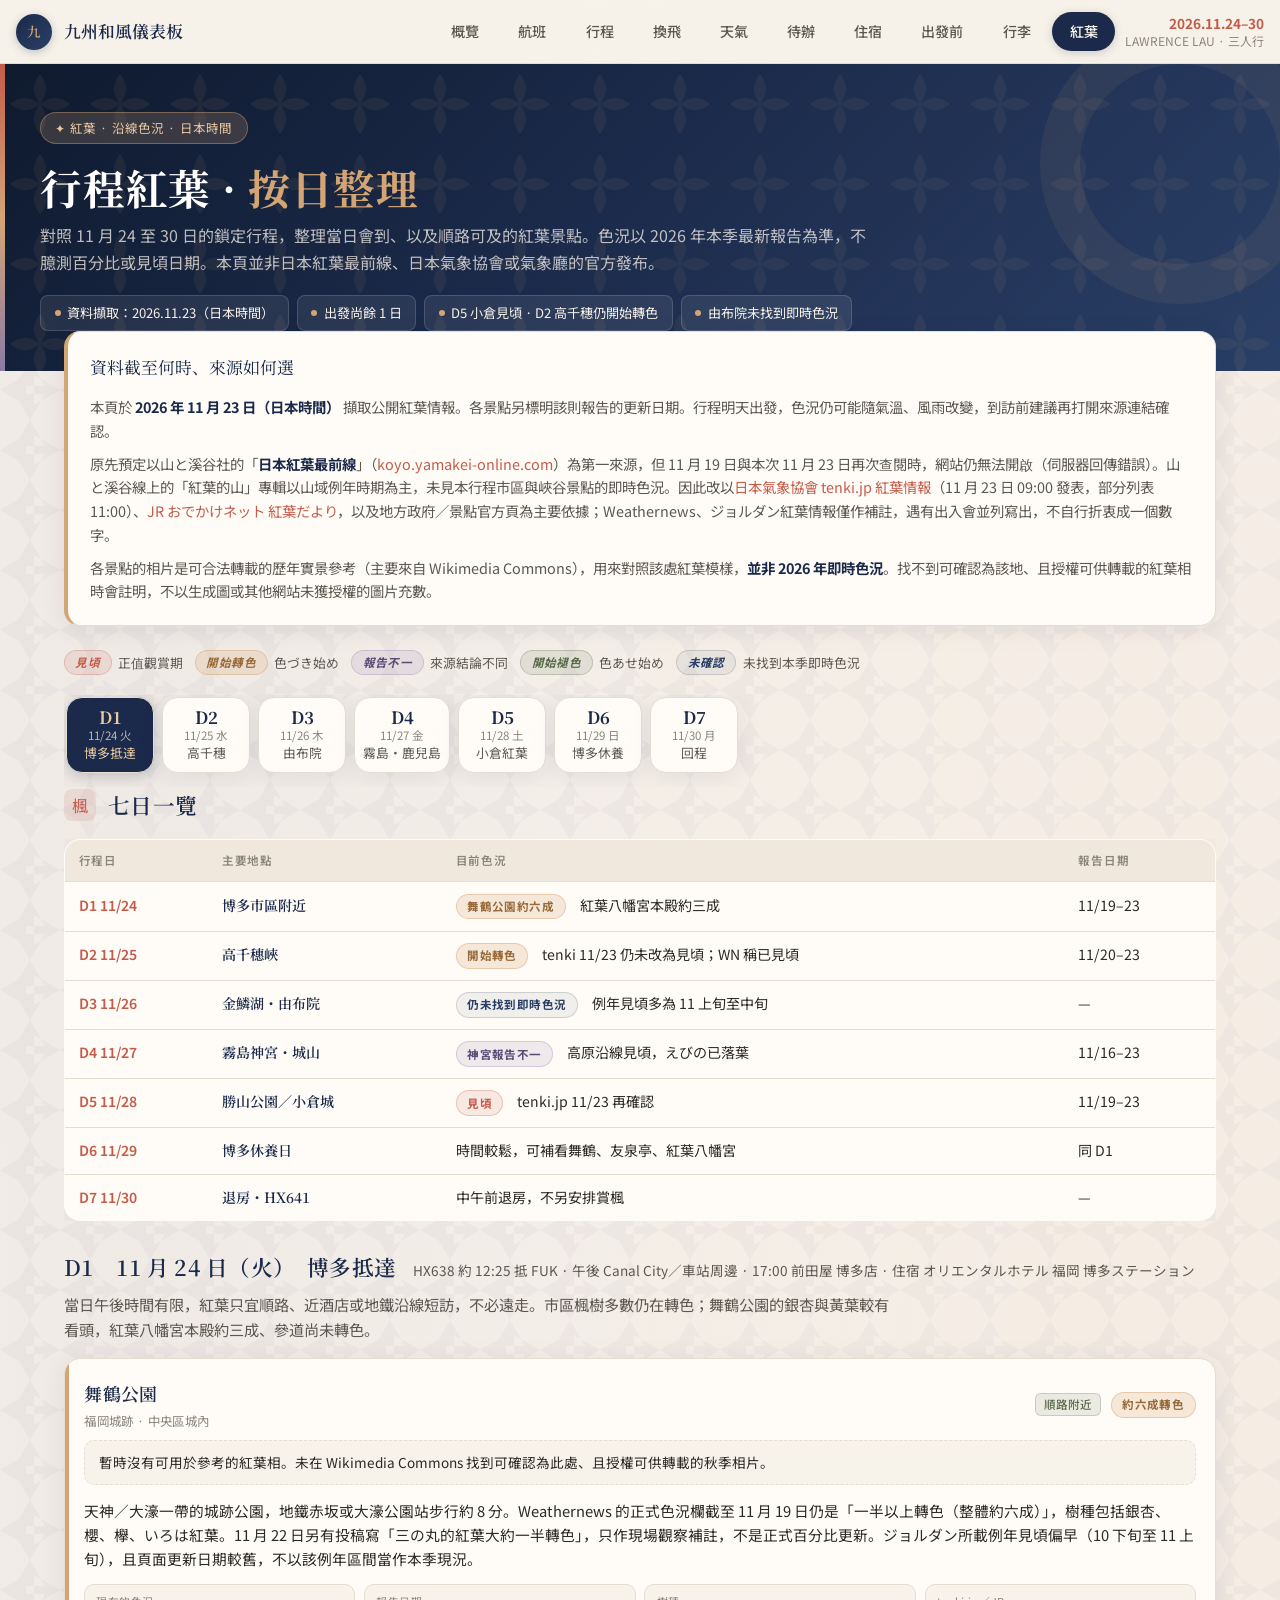
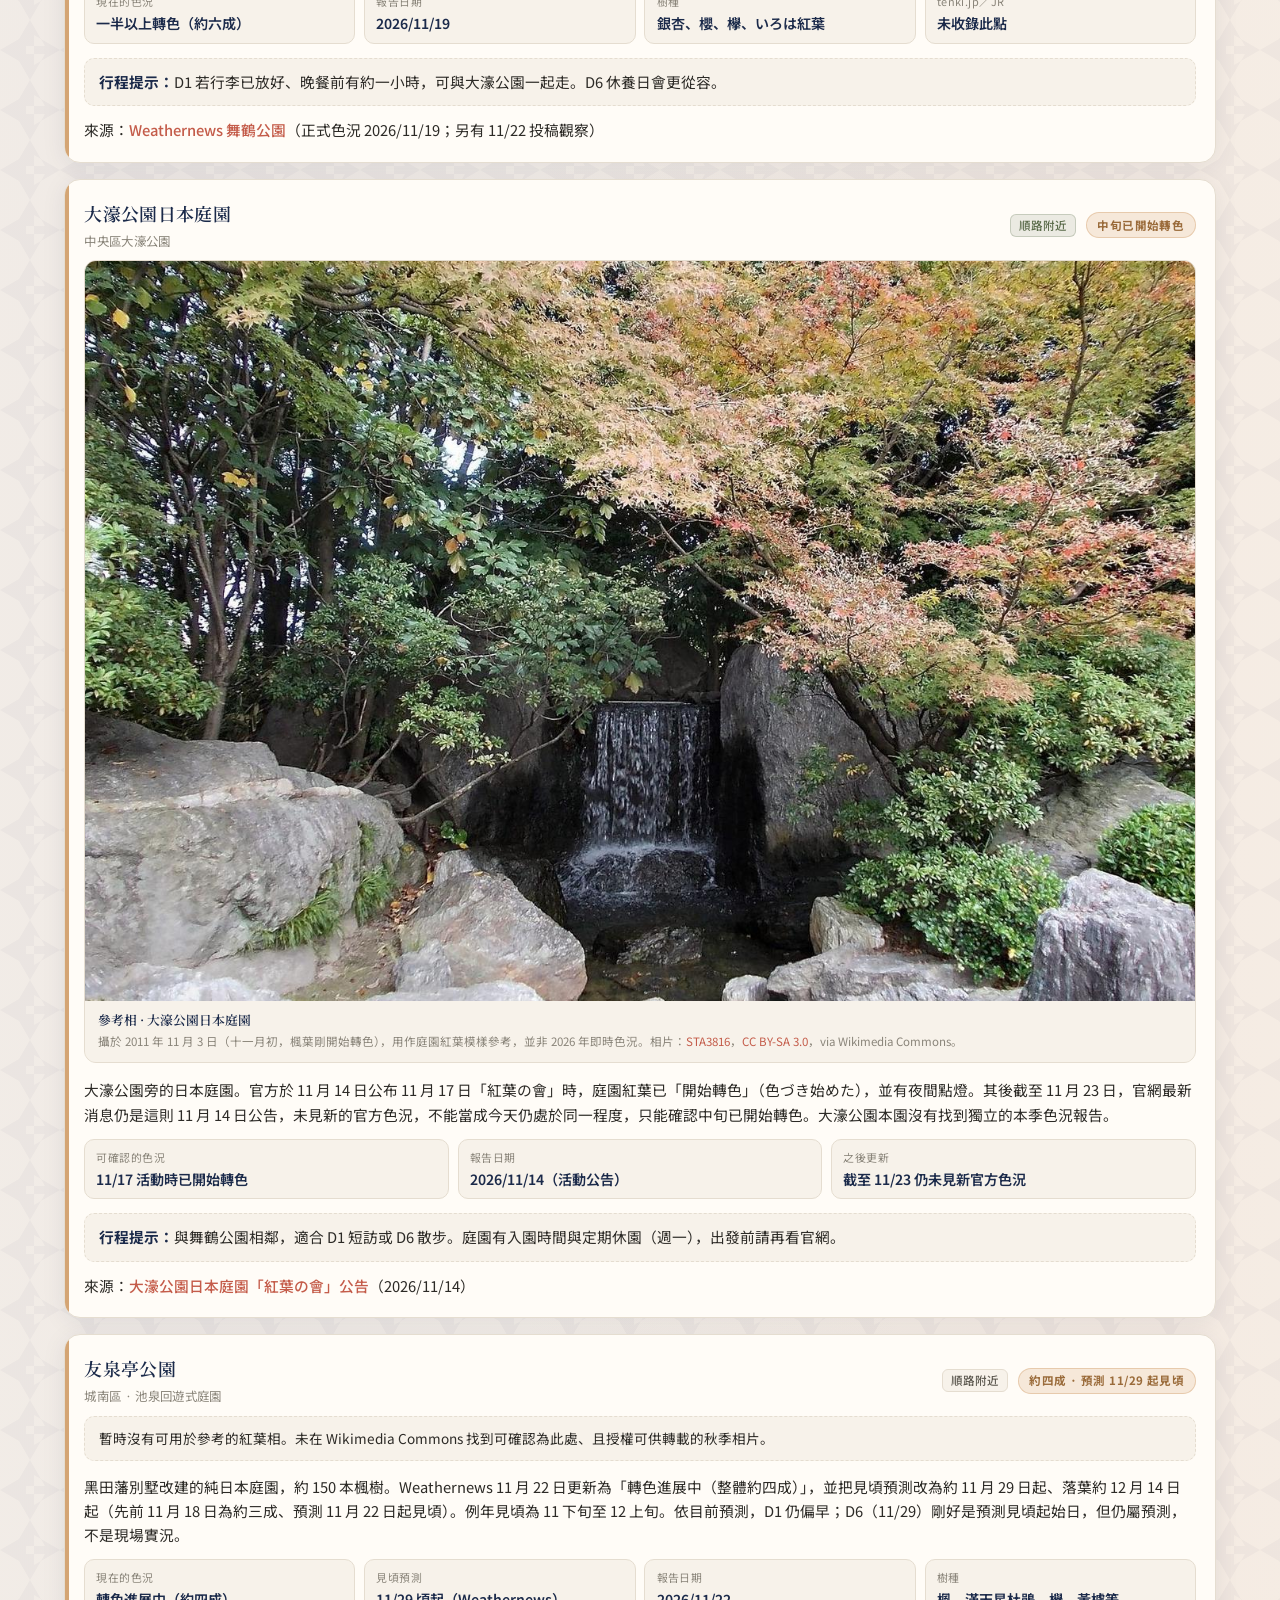
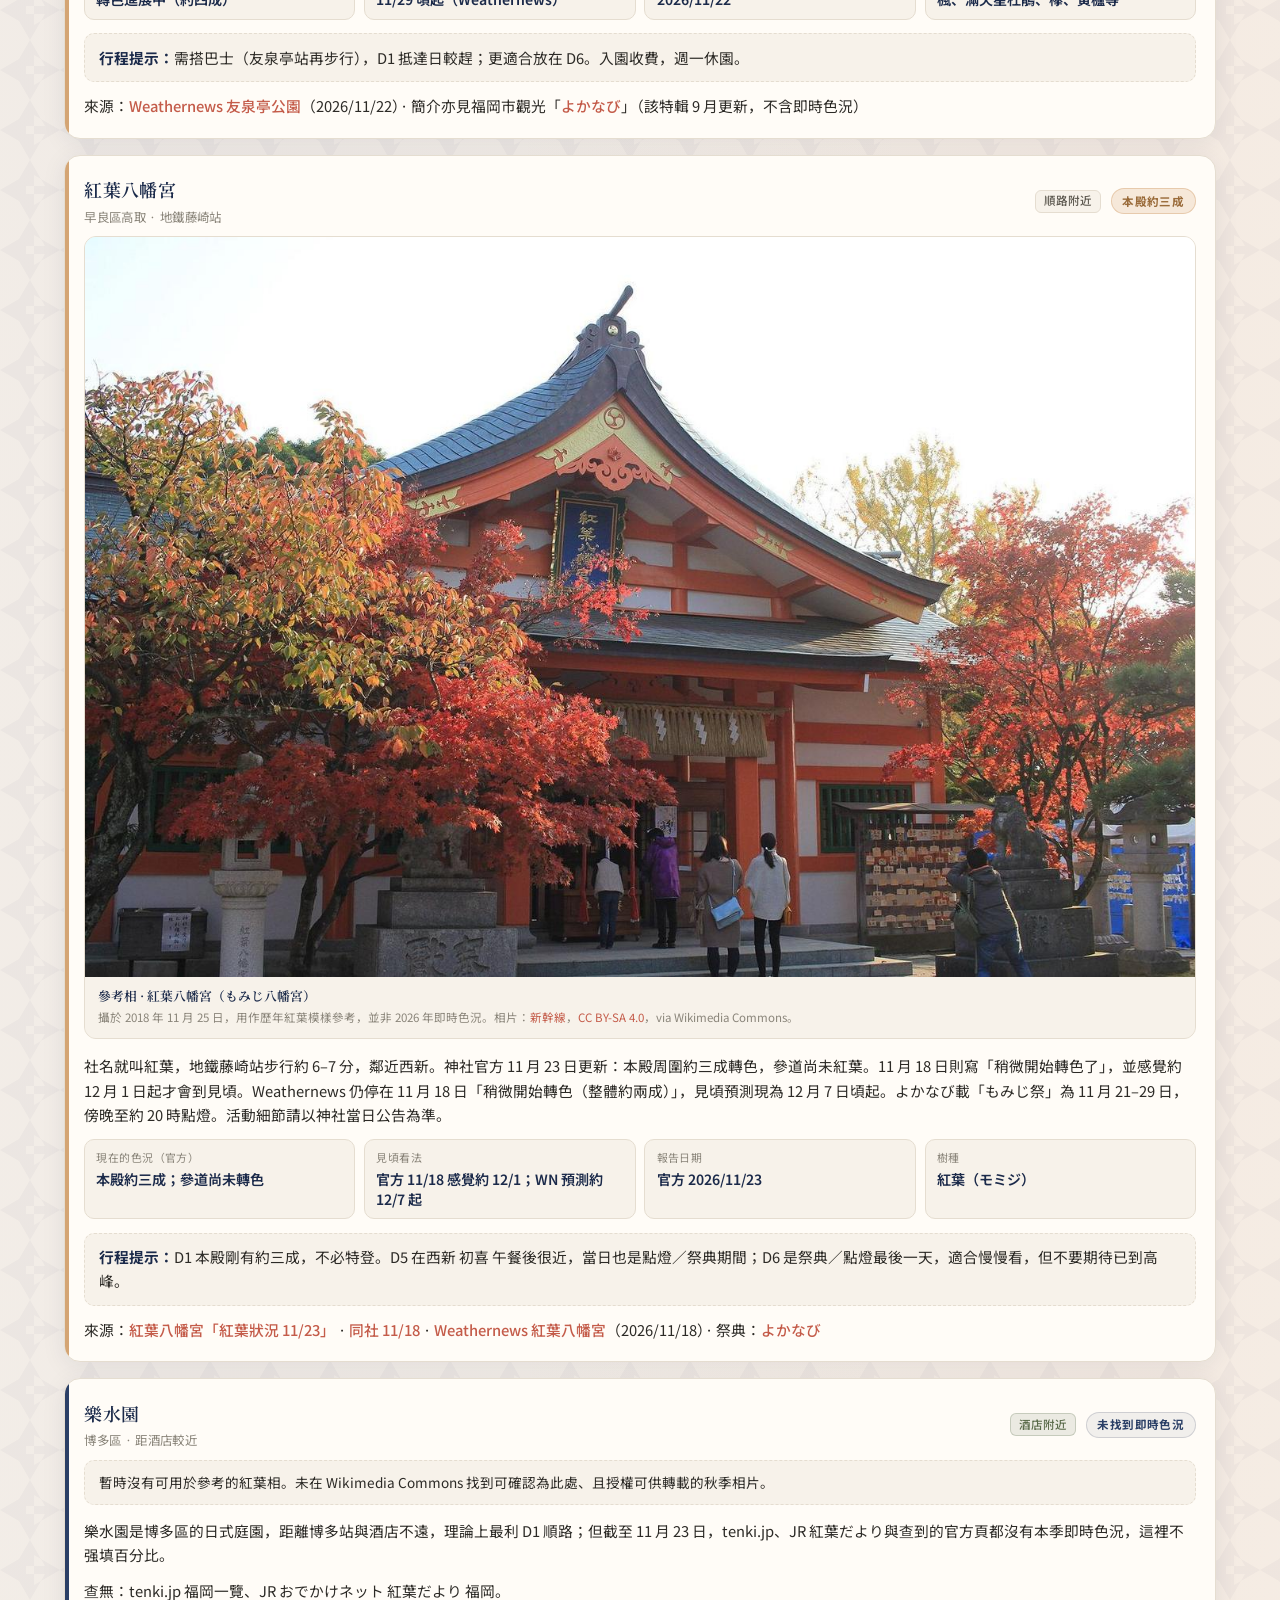
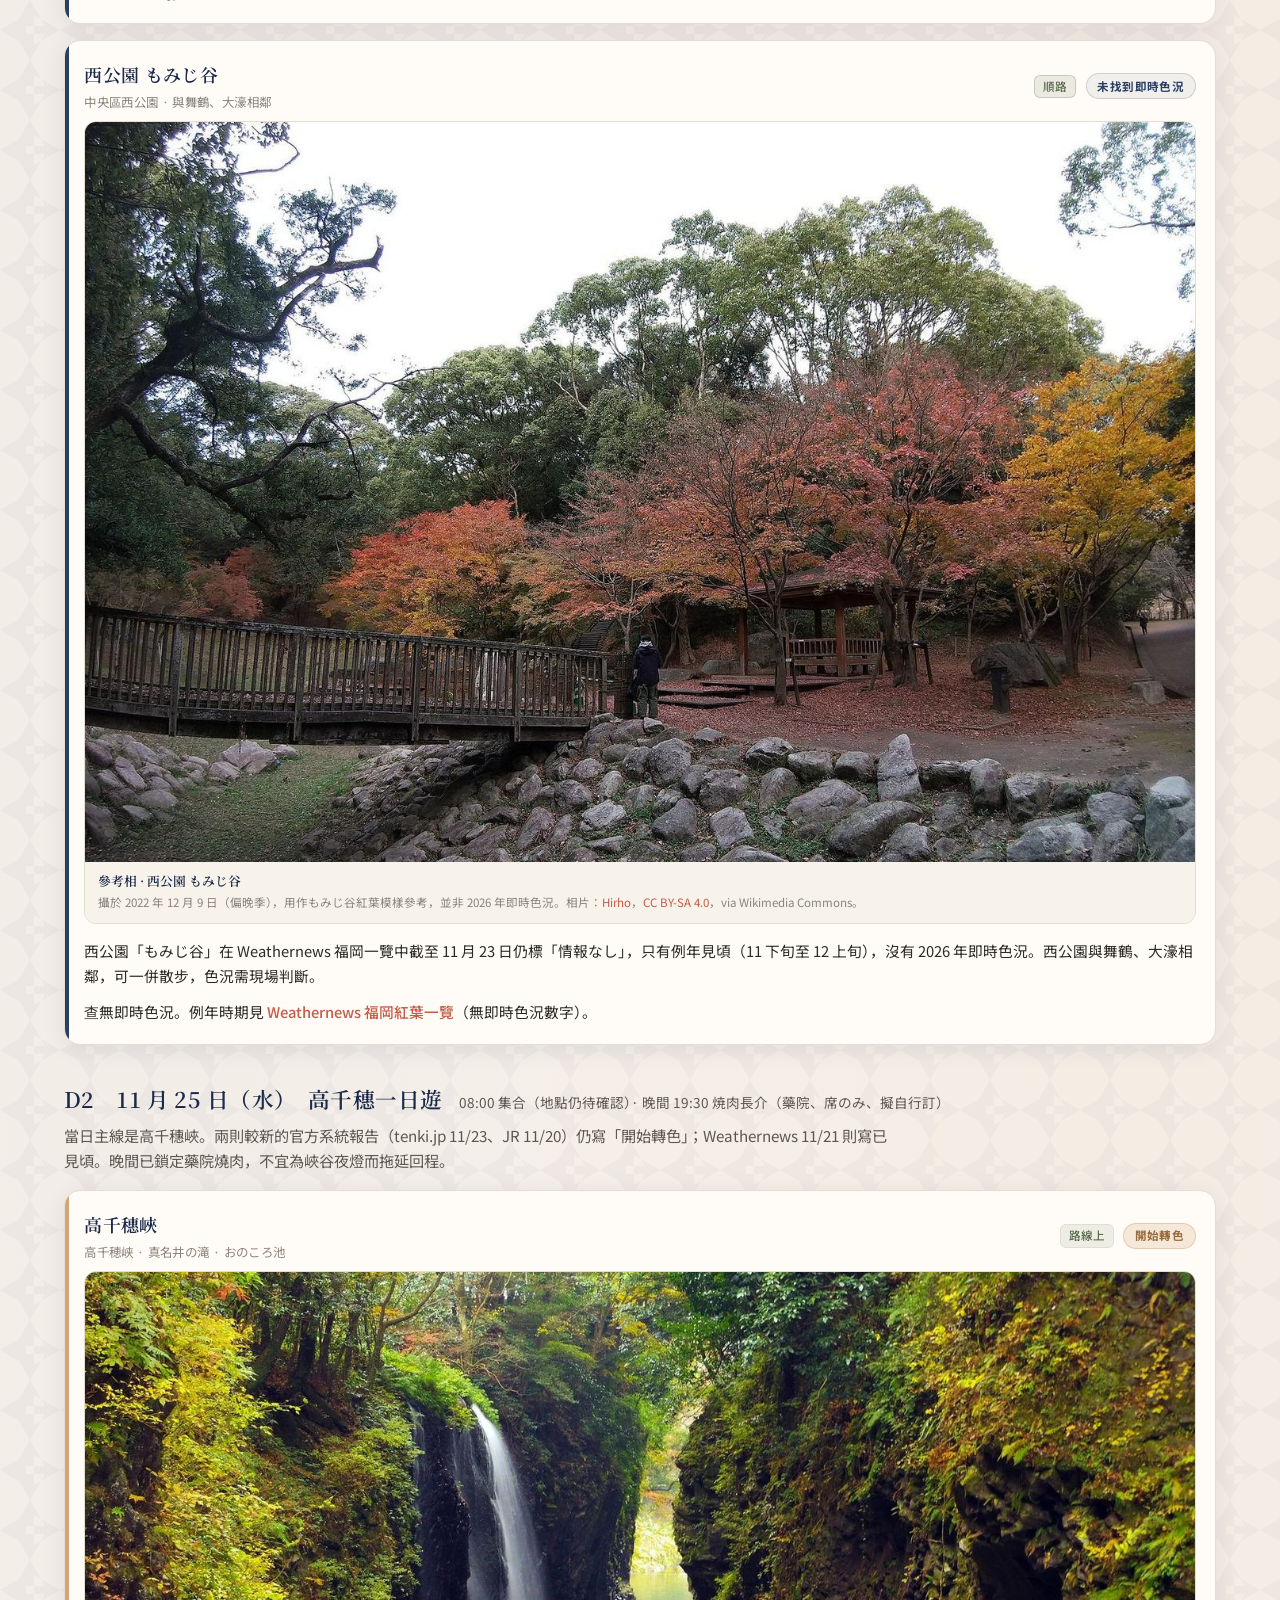
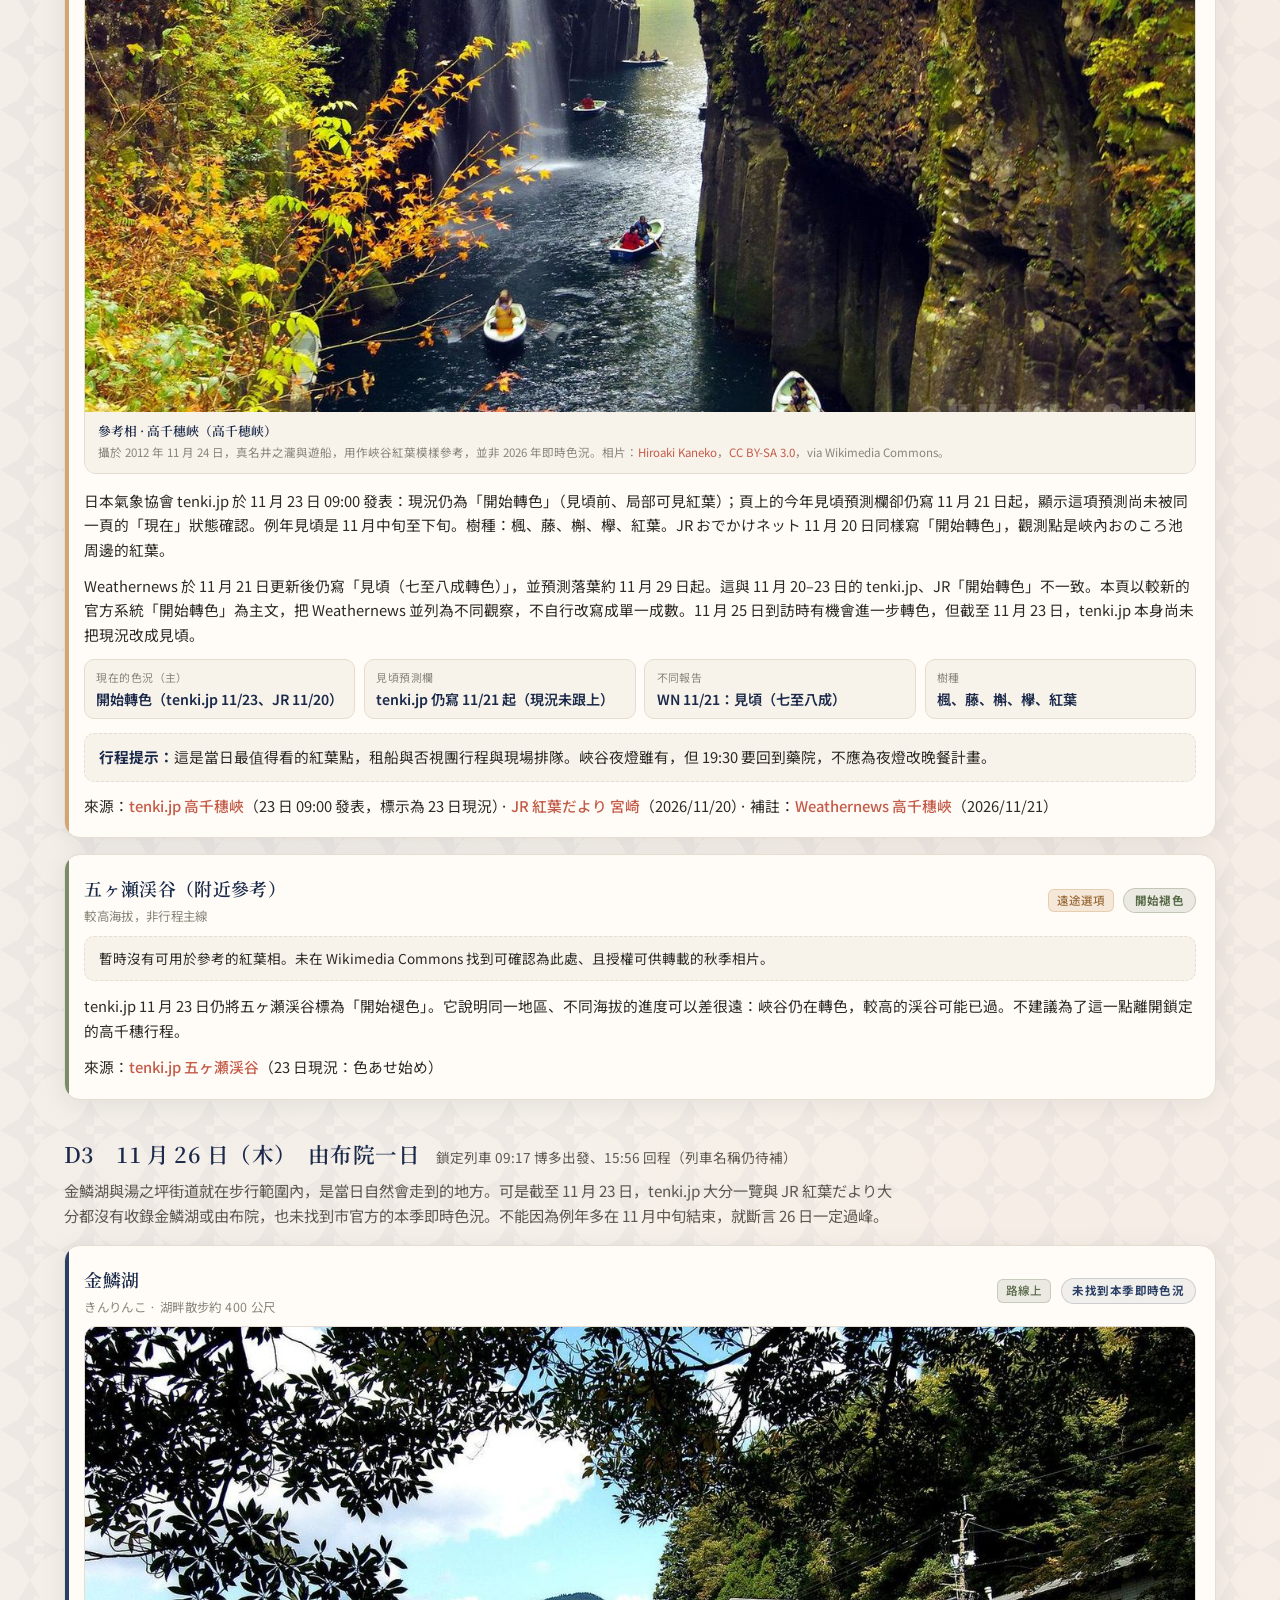
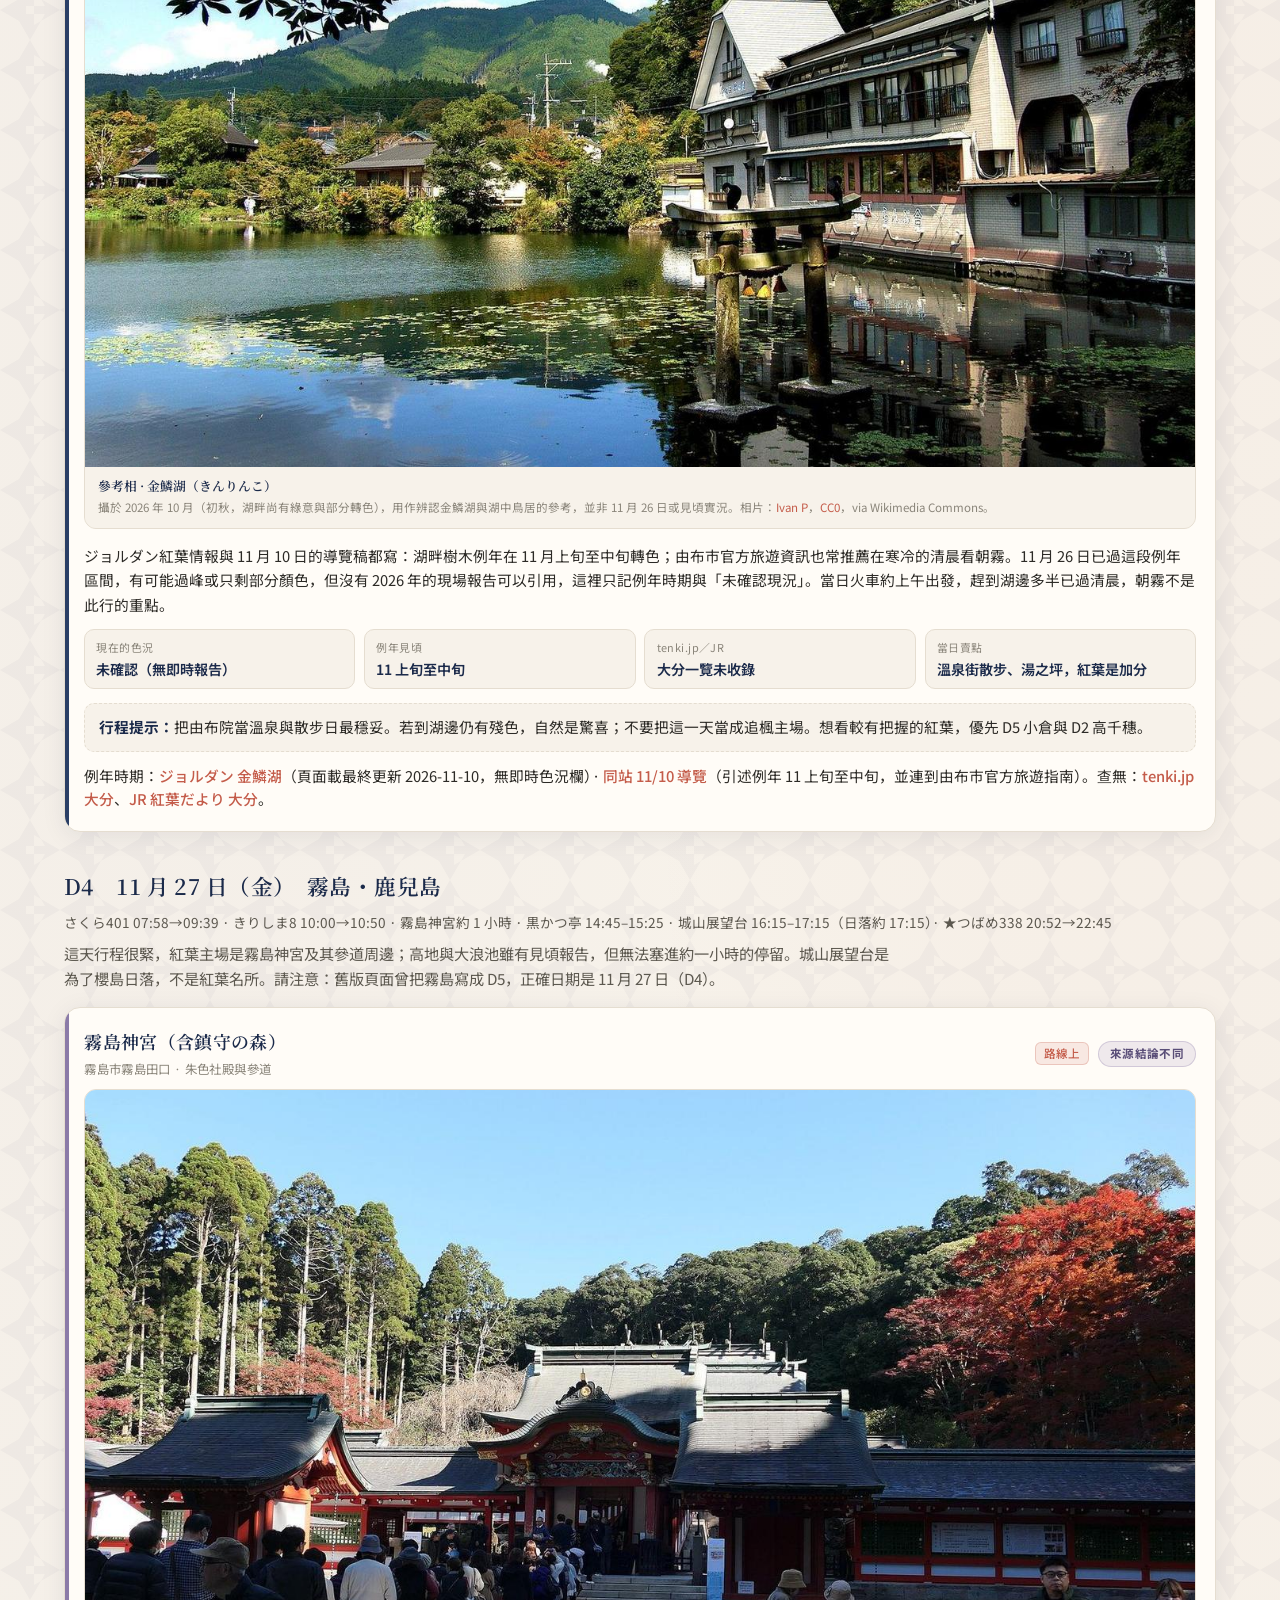
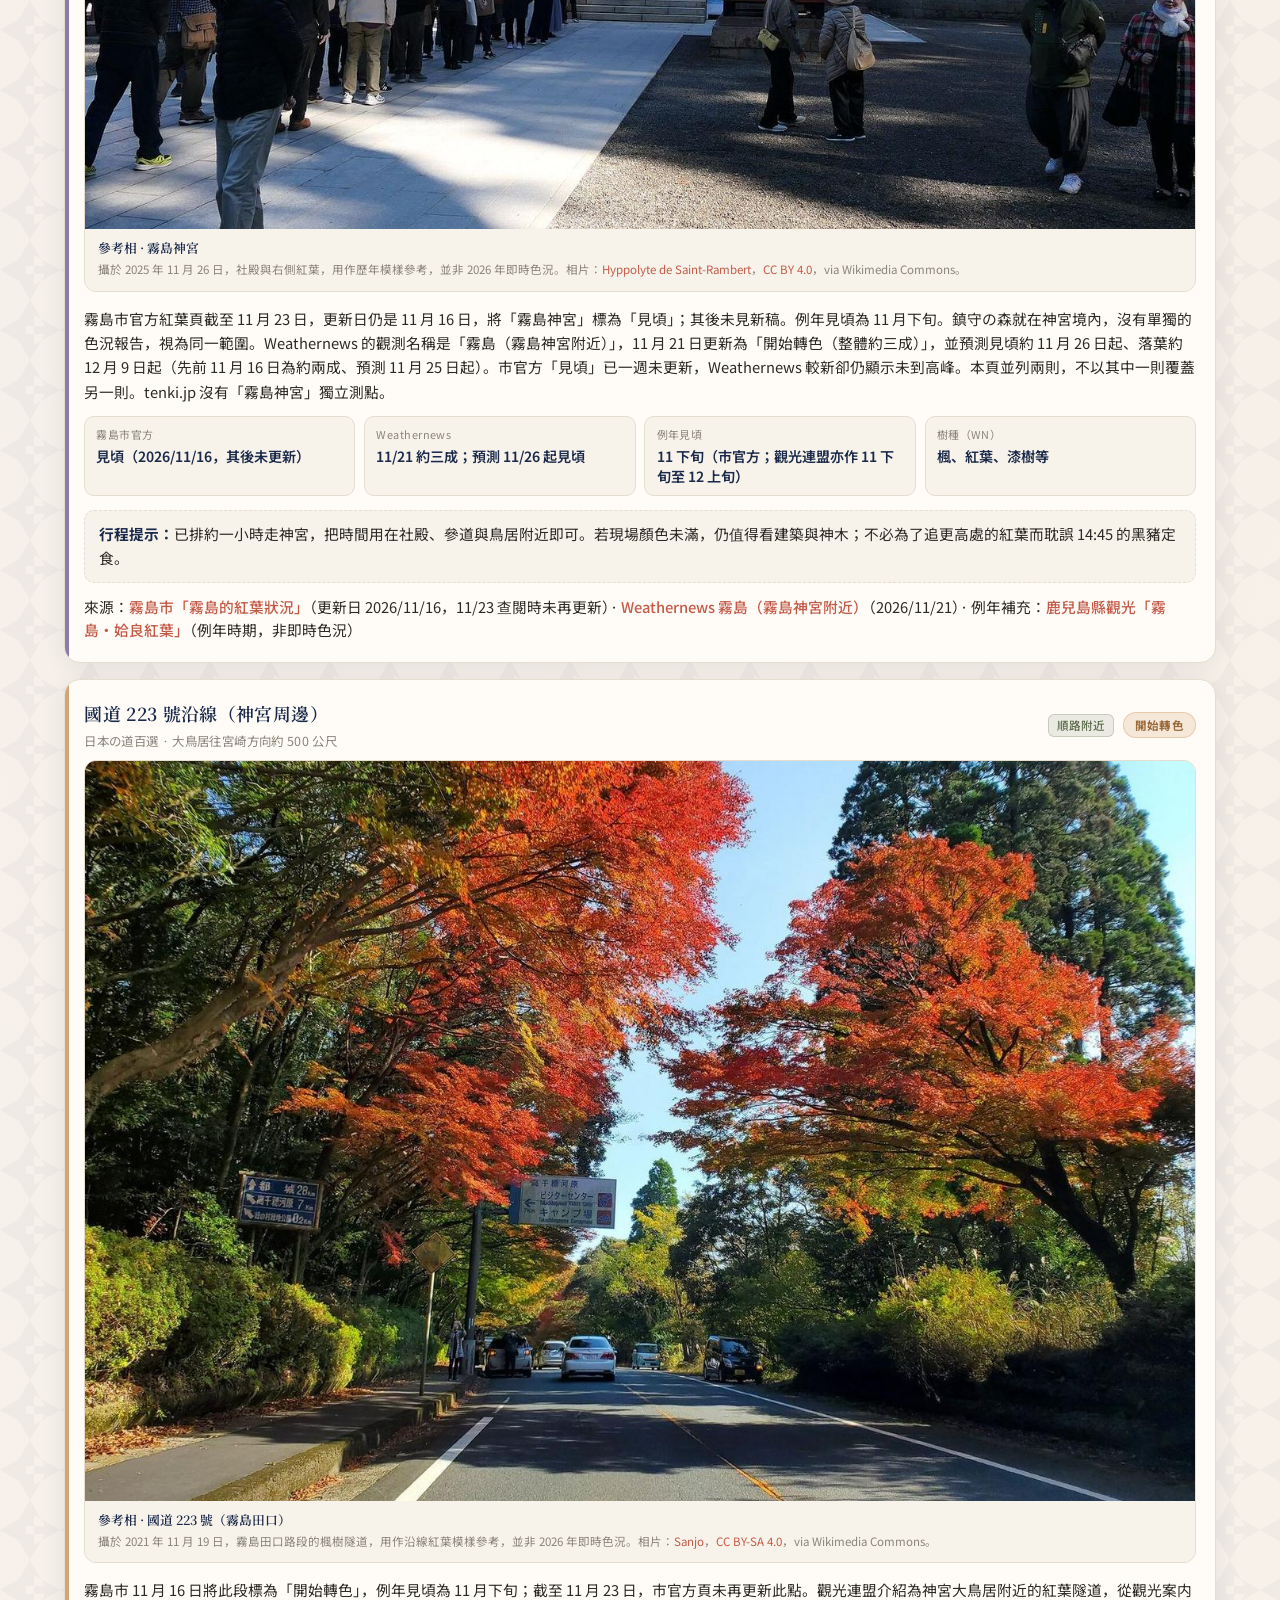
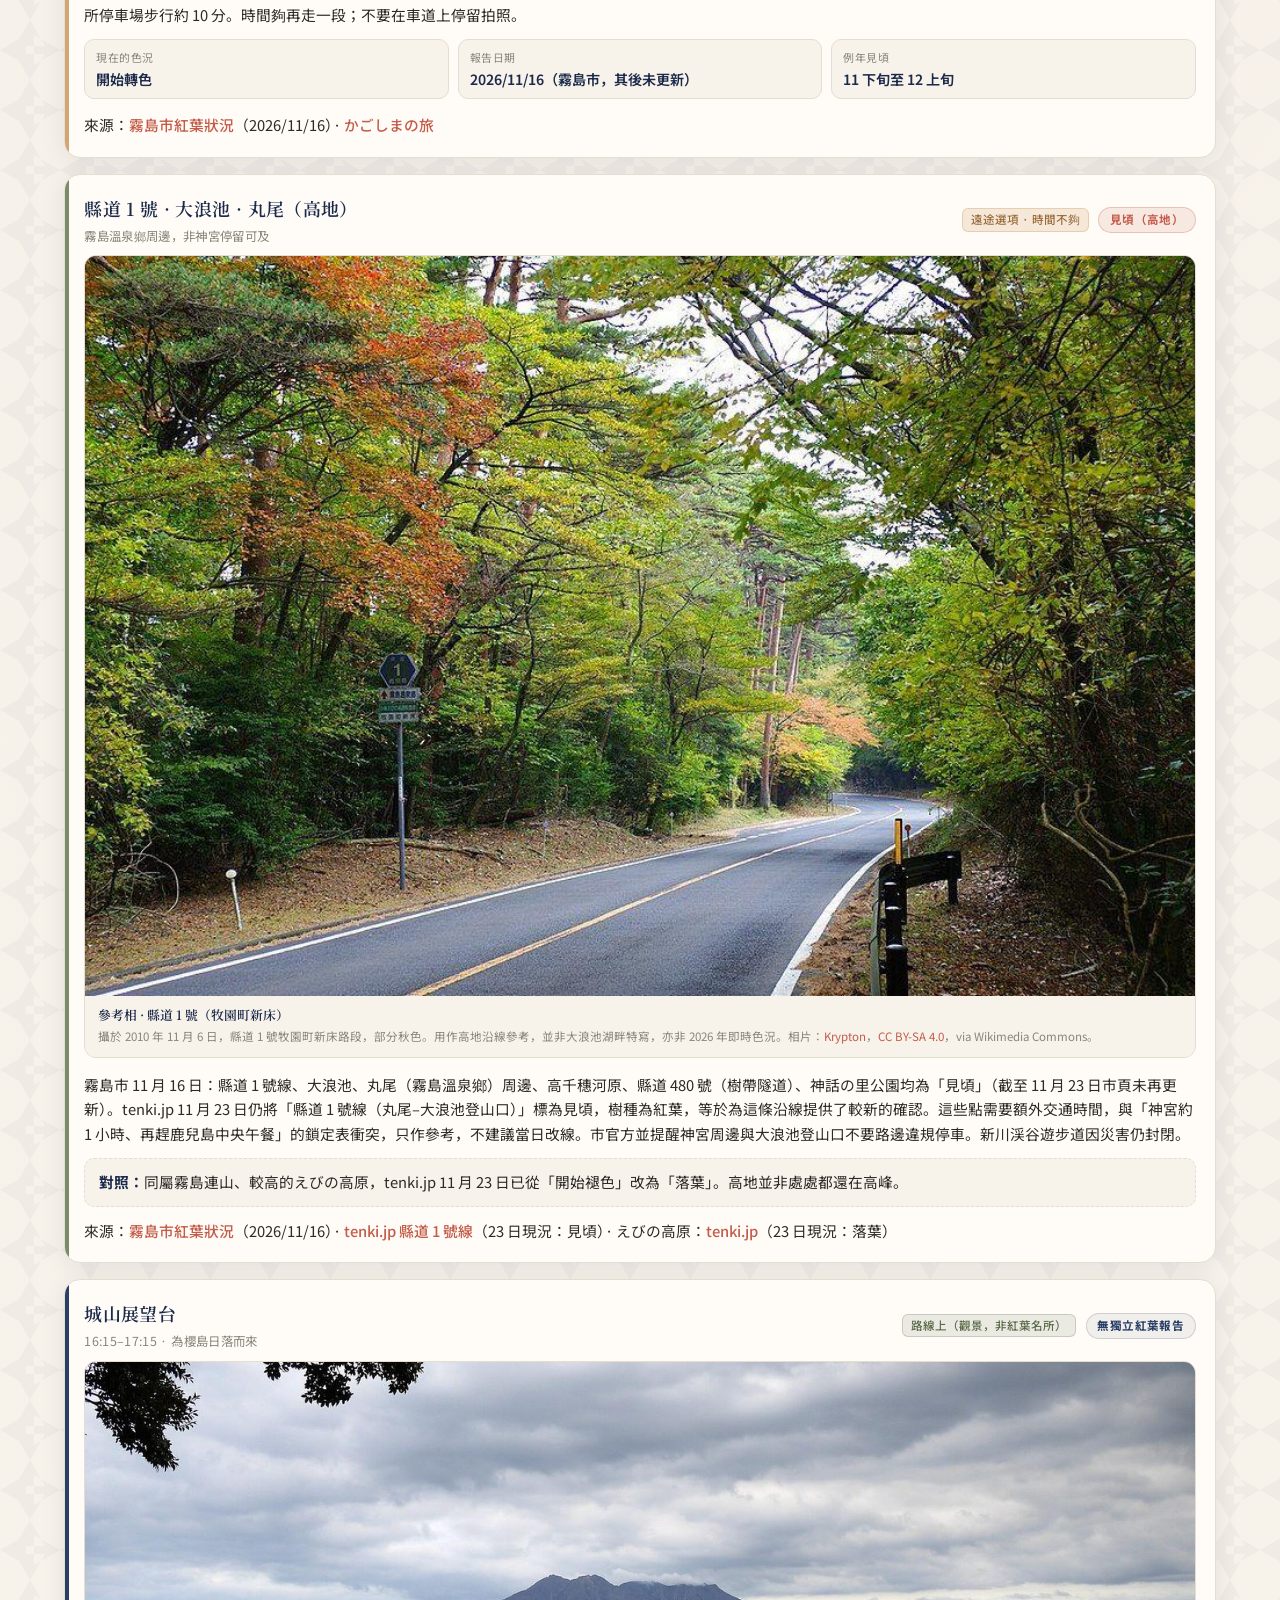
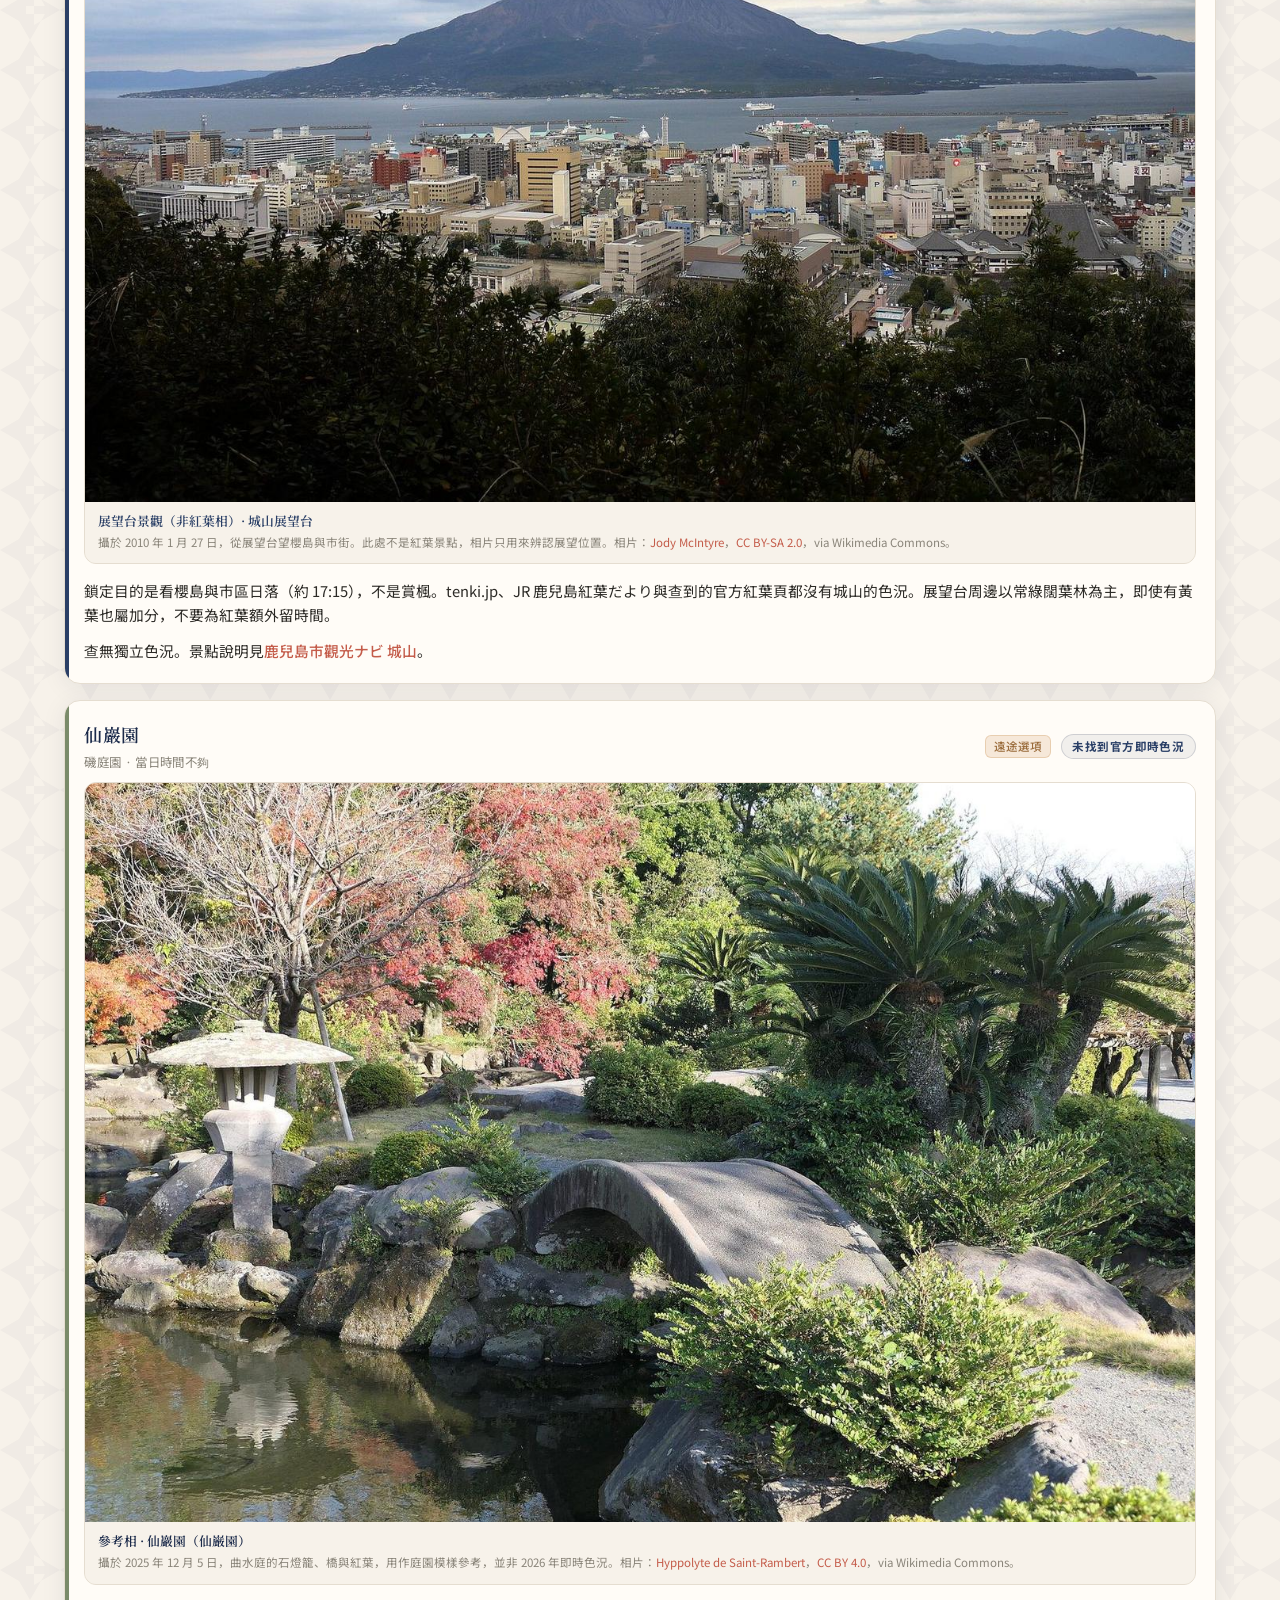
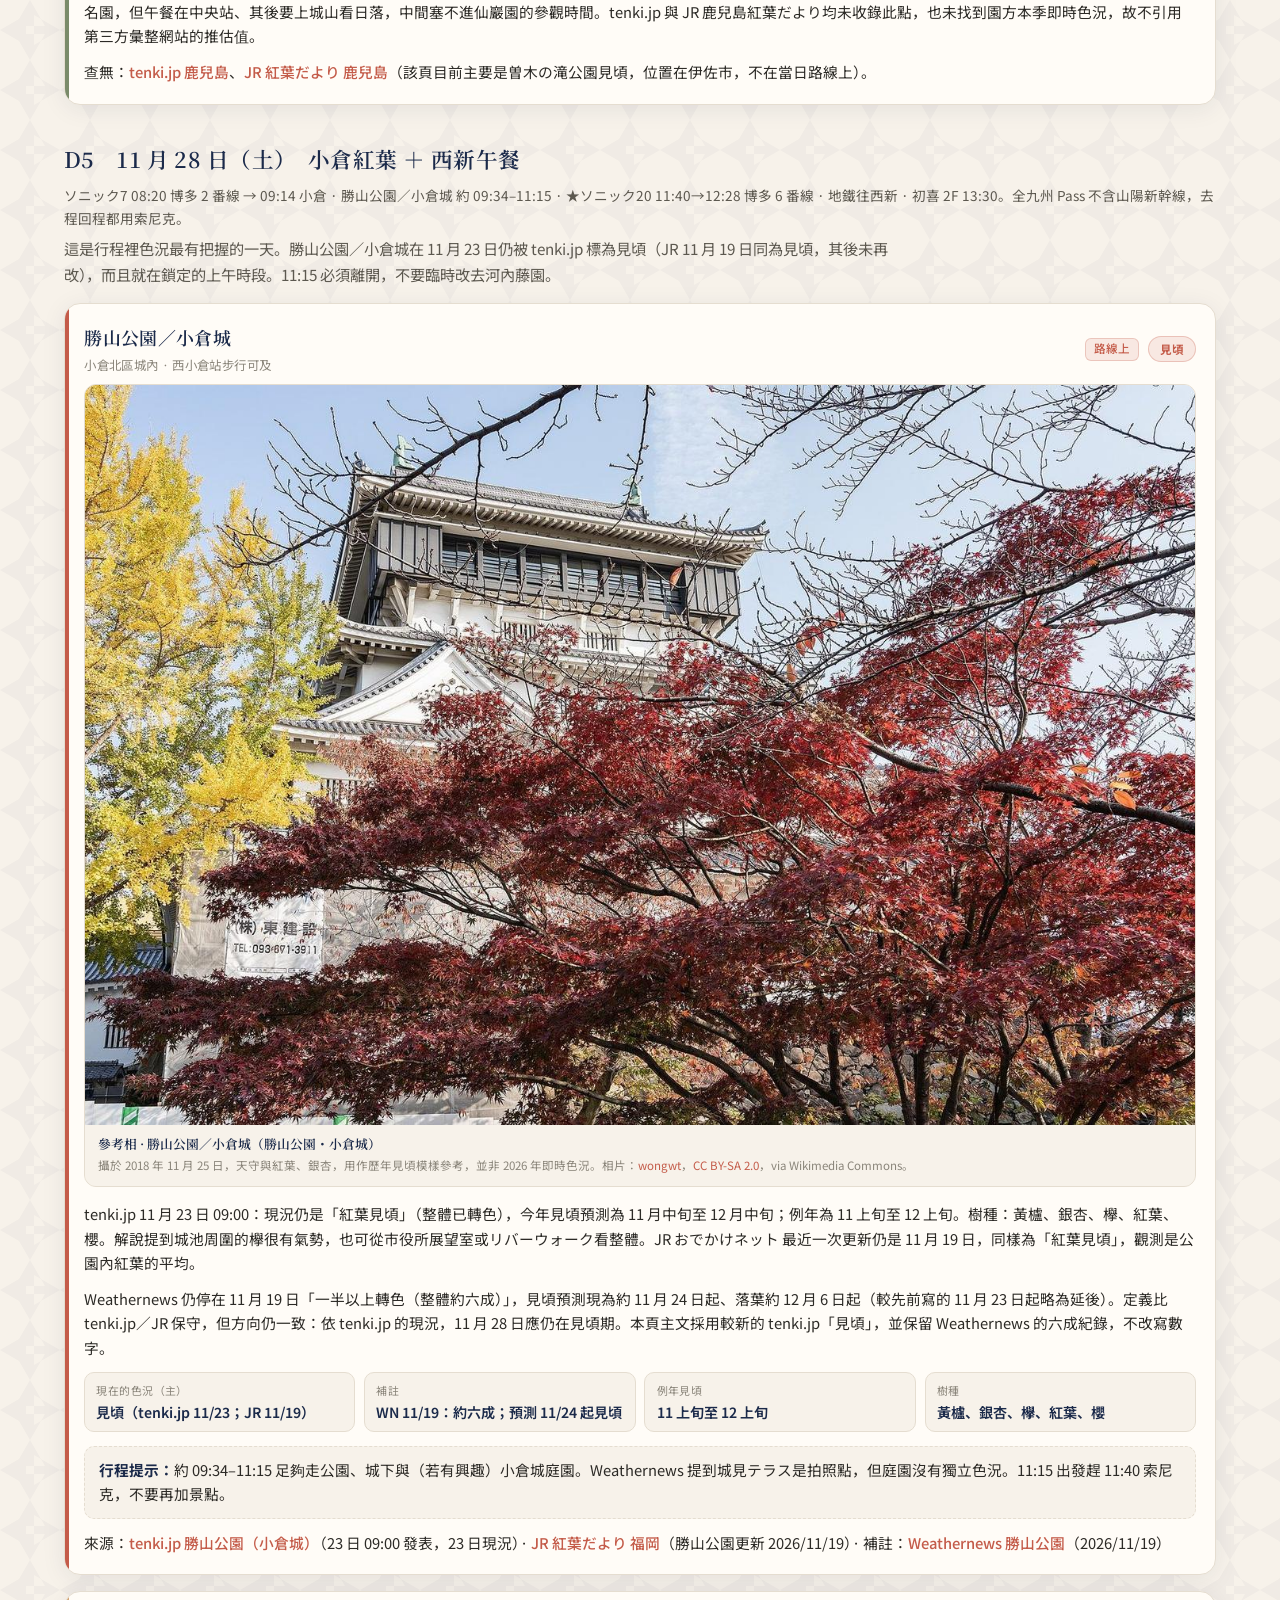
<file: koyo/index.html>
<!DOCTYPE html>
<html lang="zh-Hant">
<head>
<meta charset="UTF-8">
<meta name="viewport" content="width=device-width, initial-scale=1.0">
<title>行程紅葉 · 九州和風儀表板 | LAWRENCE LAU</title>
<meta name="description" content="九州自由行七日沿線紅葉情報：福岡、高千穗、由布院、霧島、鹿兒島、小倉。按鎖定行程整理色況，並標明來源與報告日期。">
<meta name="theme-color" content="#1B2A4A">
<link rel="icon" href="data:image/svg+xml,%3Csvg xmlns='http://www.w3.org/2000/svg' viewBox='0 0 32 32'%3E%3Ccircle cx='16' cy='16' r='16' fill='%231B2A4A'/%3E%3Ctext x='16' y='22' text-anchor='middle' font-size='14' font-family='serif' fill='%23D4A574'%3E%E4%B9%9D%3C/text%3E%3C/svg%3E">
<link rel="preconnect" href="https://fonts.googleapis.com">
<link rel="preconnect" href="https://fonts.gstatic.com" crossorigin>
<link href="https://fonts.googleapis.com/css2?family=Noto+Sans+JP:wght@300;400;500;700&family=Noto+Serif+JP:wght@400;600;700&display=swap" rel="stylesheet">
<link rel="stylesheet" href="../styles.css">
<link rel="stylesheet" href="koyo.css">
</head>
<body>
<a class="skip" href="#main">跳到內容</a>

<nav class="nav">
  <a class="nav-brand" href="../index.html#home"><div class="crest">九</div><span>九州和風儀表板</span></a>
  <div class="nav-tabs" aria-label="頁面章節">
    <a class="nav-tab" href="../index.html#home">概覽</a>
    <a class="nav-tab" href="../index.html#flights">航班</a>
    <a class="nav-tab" href="../index.html#itinerary">行程</a>
    <a class="nav-tab" href="../tickets.html">換飛</a>
    <a class="nav-tab" href="../weather.html">天氣</a>
    <a class="nav-tab" href="../index.html#todos">待辦</a>
    <a class="nav-tab" href="../index.html#hotel">住宿</a>
    <a class="nav-tab" href="../index.html#prep">出發前</a>
    <a class="nav-tab" href="../index.html#packing">行李</a>
    <a class="nav-tab is-active" href="./" aria-current="page">紅葉</a>
  </div>
  <div class="nav-meta"><strong>2026.11.24–30</strong>LAWRENCE LAU · 三人行</div>
</nav>

<header class="hero" id="home">
  <div class="hero-accent-bar"></div>
  <div class="hero-inner">
    <div class="hero-badge">✦ 紅葉 · 沿線色況 · 日本時間</div>
    <h1>行程紅葉 · <span>按日整理</span></h1>
    <p class="hero-sub">對照 11 月 24 至 30 日的鎖定行程，整理當日會到、以及順路可及的紅葉景點。色況以 2026 年本季最新報告為準，不臆測百分比或見頃日期。本頁並非日本紅葉最前線、日本氣象協會或氣象廳的官方發布。</p>
    <div class="hero-pills">
      <div class="hero-pill"><span class="dot"></span>資料擷取：2026.11.23（日本時間）</div>
      <div class="hero-pill"><span class="dot"></span>出發尚餘 1 日</div>
      <div class="hero-pill"><span class="dot"></span>D5 小倉見頃 · D2 高千穗仍開始轉色</div>
      <div class="hero-pill"><span class="dot"></span>由布院未找到即時色況</div>
    </div>
  </div>
</header>

<div class="koyo-asof">
  <div class="card">
    <div class="card-title">資料截至何時、來源如何選</div>
    <p>本頁於 <strong>2026 年 11 月 23 日（日本時間）</strong> 擷取公開紅葉情報。各景點另標明該則報告的更新日期。行程明天出發，色況仍可能隨氣溫、風雨改變，到訪前建議再打開來源連結確認。</p>
    <p>原先預定以山と溪谷社的「<strong>日本紅葉最前線</strong>」（<a href="https://koyo.yamakei-online.com/" target="_blank" rel="noopener">koyo.yamakei-online.com</a>）為第一來源，但 11 月 19 日與本次 11 月 23 日再次查閱時，網站仍無法開啟（伺服器回傳錯誤）。山と溪谷線上的「紅葉的山」專輯以山域例年時期為主，未見本行程市區與峽谷景點的即時色況。因此改以<a href="https://tenki.jp/kouyou/" target="_blank" rel="noopener">日本氣象協會 tenki.jp 紅葉情報</a>（11 月 23 日 09:00 發表，部分列表 11:00）、<a href="https://kisetsu.jr-odekake.net/" target="_blank" rel="noopener">JR おでかけネット 紅葉だより</a>，以及地方政府／景點官方頁為主要依據；Weathernews、ジョルダン紅葉情報僅作補註，遇有出入會並列寫出，不自行折衷成一個數字。</p>
    <p>各景點的相片是可合法轉載的歷年實景參考（主要來自 Wikimedia Commons），用來對照該處紅葉模樣，<strong>並非 2026 年即時色況</strong>。找不到可確認為該地、且授權可供轉載的紅葉相時會註明，不以生成圖或其他網站未獲授權的圖片充數。</p>
  </div>
</div>

<main class="wrap" id="main">
  <div class="koyo-legend" aria-label="色況圖例">
    <span><i class="koyo-badge peak">見頃</i> 正值觀賞期</span>
    <span><i class="koyo-badge coloring">開始轉色</i> 色づき始め</span>
    <span><i class="koyo-badge split">報告不一</i> 來源結論不同</span>
    <span><i class="koyo-badge fade">開始褪色</i> 色あせ始め</span>
    <span><i class="koyo-badge unknown">未確認</i> 未找到本季即時色況</span>
  </div>

  <nav class="day-switch" aria-label="選擇行程日">
    <a class="day-btn" href="#d1" aria-selected="true"><span class="d">D1</span><span class="date">11/24 火</span><span class="place">博多抵達</span></a>
    <a class="day-btn" href="#d2"><span class="d">D2</span><span class="date">11/25 水</span><span class="place">高千穗</span></a>
    <a class="day-btn" href="#d3"><span class="d">D3</span><span class="date">11/26 木</span><span class="place">由布院</span></a>
    <a class="day-btn" href="#d4"><span class="d">D4</span><span class="date">11/27 金</span><span class="place">霧島・鹿兒島</span></a>
    <a class="day-btn" href="#d5"><span class="d">D5</span><span class="date">11/28 土</span><span class="place">小倉紅葉</span></a>
    <a class="day-btn" href="#d6"><span class="d">D6</span><span class="date">11/29 日</span><span class="place">博多休養</span></a>
    <a class="day-btn" href="#d7"><span class="d">D7</span><span class="date">11/30 月</span><span class="place">回程</span></a>
  </nav>

  <div class="sec-head">
    <span class="sec-icon coral" aria-hidden="true">楓</span>
    <h2>七日一覽</h2>
  </div>
  <div class="koyo-table-wrap">
    <table class="koyo-table">
      <thead>
        <tr>
          <th>行程日</th>
          <th>主要地點</th>
          <th>目前色況</th>
          <th class="hide-sm">報告日期</th>
        </tr>
      </thead>
      <tbody>
        <tr>
          <td><a href="#d1">D1 11/24</a></td>
          <td class="place">博多市區附近</td>
          <td><span class="koyo-badge coloring">舞鶴公園約六成</span>　紅葉八幡宮本殿約三成</td>
          <td class="hide-sm">11/19–23</td>
        </tr>
        <tr>
          <td><a href="#d2">D2 11/25</a></td>
          <td class="place">高千穗峽</td>
          <td><span class="koyo-badge coloring">開始轉色</span>　tenki 11/23 仍未改為見頃；WN 稱已見頃</td>
          <td class="hide-sm">11/20–23</td>
        </tr>
        <tr>
          <td><a href="#d3">D3 11/26</a></td>
          <td class="place">金鱗湖・由布院</td>
          <td><span class="koyo-badge unknown">仍未找到即時色況</span>　例年見頃多為 11 上旬至中旬</td>
          <td class="hide-sm">—</td>
        </tr>
        <tr>
          <td><a href="#d4">D4 11/27</a></td>
          <td class="place">霧島神宮・城山</td>
          <td><span class="koyo-badge split">神宮報告不一</span>　高原沿線見頃，えびの已落葉</td>
          <td class="hide-sm">11/16–23</td>
        </tr>
        <tr>
          <td><a href="#d5">D5 11/28</a></td>
          <td class="place">勝山公園／小倉城</td>
          <td><span class="koyo-badge peak">見頃</span>　tenki.jp 11/23 再確認</td>
          <td class="hide-sm">11/19–23</td>
        </tr>
        <tr>
          <td><a href="#d6">D6 11/29</a></td>
          <td class="place">博多休養日</td>
          <td>時間較鬆，可補看舞鶴、友泉亭、紅葉八幡宮</td>
          <td class="hide-sm">同 D1</td>
        </tr>
        <tr>
          <td><a href="#d7">D7 11/30</a></td>
          <td class="place">退房・HX641</td>
          <td>中午前退房，不另安排賞楓</td>
          <td class="hide-sm">—</td>
        </tr>
      </tbody>
    </table>
  </div>

  <!-- D1 -->
  <section class="koyo-day" id="d1">
    <div class="koyo-day-head">
      <h2>D1　11 月 24 日（火）　博多抵達</h2>
      <p class="koyo-day-meta">HX638 約 12:25 抵 FUK · 午後 Canal City／車站周邊 · 17:00 前田屋 博多店 · 住宿 オリエンタルホテル 福岡 博多ステーション</p>
    </div>
    <p class="koyo-day-lead">當日午後時間有限，紅葉只宜順路、近酒店或地鐵沿線短訪，不必遠走。市區楓樹多數仍在轉色；舞鶴公園的銀杏與黃葉較有看頭，紅葉八幡宮本殿約三成、參道尚未轉色。</p>

    <div class="koyo-spots">
      <article class="koyo-spot is-coloring">
        <div class="koyo-spot-head">
          <h3>舞鶴公園<span class="koyo-jp">福岡城跡 · 中央區城內</span></h3>
          <span class="tag walk">順路附近</span>
          <span class="koyo-badge coloring">約六成轉色</span>
        </div>
        <p class="koyo-nophoto">暫時沒有可用於參考的紅葉相。未在 Wikimedia Commons 找到可確認為此處、且授權可供轉載的秋季相片。</p>
        <p>天神／大濠一帶的城跡公園，地鐵赤坂或大濠公園站步行約 8 分。Weathernews 的正式色況欄截至 11 月 19 日仍是「一半以上轉色（整體約六成）」，樹種包括銀杏、櫻、欅、いろは紅葉。11 月 22 日另有投稿寫「三の丸的紅葉大約一半轉色」，只作現場觀察補註，不是正式百分比更新。ジョルダン所載例年見頃偏早（10 下旬至 11 上旬），且頁面更新日期較舊，不以該例年區間當作本季現況。</p>
        <div class="koyo-facts">
          <div class="fact"><div class="label">現在的色況</div><div class="value">一半以上轉色（約六成）</div></div>
          <div class="fact"><div class="label">報告日期</div><div class="value">2026/11/19</div></div>
          <div class="fact"><div class="label">樹種</div><div class="value">銀杏、櫻、欅、いろは紅葉</div></div>
          <div class="fact"><div class="label">tenki.jp／JR</div><div class="value">未收錄此點</div></div>
        </div>
        <p class="koyo-note"><strong>行程提示：</strong>D1 若行李已放好、晚餐前有約一小時，可與大濠公園一起走。D6 休養日會更從容。</p>
        <p class="koyo-src">來源：<a href="https://weathernews.jp/koyo/spot/28235/" target="_blank" rel="noopener">Weathernews 舞鶴公園</a>（正式色況 2026/11/19；另有 11/22 投稿觀察）</p>
      </article>

      <article class="koyo-spot is-coloring">
        <div class="koyo-spot-head">
          <h3>大濠公園日本庭園<span class="koyo-jp">中央區大濠公園</span></h3>
          <span class="tag walk">順路附近</span>
          <span class="koyo-badge coloring">中旬已開始轉色</span>
        </div>
        <figure class="koyo-photo pos-lower">
          <img src="img/ohori-teien.jpg" width="1400" height="1050" alt="大濠公園日本庭園瀑布邊的楓葉開始轉色">
          <figcaption>
            <span class="koyo-photo-label">參考相 · 大濠公園日本庭園</span>
            攝於 2011 年 11 月 3 日（十一月初，楓葉剛開始轉色），用作庭園紅葉模樣參考，並非 2026 年即時色況。相片：<a href="https://commons.wikimedia.org/wiki/File:Ohori_Park_2011-11_02.jpg" target="_blank" rel="noopener">STA3816</a>，<a href="https://creativecommons.org/licenses/by-sa/3.0/" target="_blank" rel="noopener">CC BY-SA 3.0</a>，via Wikimedia Commons。
          </figcaption>
        </figure>
        <p>大濠公園旁的日本庭園。官方於 11 月 14 日公布 11 月 17 日「紅葉の會」時，庭園紅葉已「開始轉色」（色づき始めた），並有夜間點燈。其後截至 11 月 23 日，官網最新消息仍是這則 11 月 14 日公告，未見新的官方色況，不能當成今天仍處於同一程度，只能確認中旬已開始轉色。大濠公園本園沒有找到獨立的本季色況報告。</p>
        <div class="koyo-facts">
          <div class="fact"><div class="label">可確認的色況</div><div class="value">11/17 活動時已開始轉色</div></div>
          <div class="fact"><div class="label">報告日期</div><div class="value">2026/11/14（活動公告）</div></div>
          <div class="fact"><div class="label">之後更新</div><div class="value">截至 11/23 仍未見新官方色況</div></div>
        </div>
        <p class="koyo-note"><strong>行程提示：</strong>與舞鶴公園相鄰，適合 D1 短訪或 D6 散步。庭園有入園時間與定期休園（週一），出發前請再看官網。</p>
        <p class="koyo-src">來源：<a href="https://www.ohoriteien.jp/news/411" target="_blank" rel="noopener">大濠公園日本庭園「紅葉の會」公告</a>（2026/11/14）</p>
      </article>

      <article class="koyo-spot is-coloring">
        <div class="koyo-spot-head">
          <h3>友泉亭公園<span class="koyo-jp">城南區 · 池泉回遊式庭園</span></h3>
          <span class="tag">順路附近</span>
          <span class="koyo-badge coloring">約四成 · 預測 11/29 起見頃</span>
        </div>
        <p class="koyo-nophoto">暫時沒有可用於參考的紅葉相。未在 Wikimedia Commons 找到可確認為此處、且授權可供轉載的秋季相片。</p>
        <p>黑田藩別墅改建的純日本庭園，約 150 本楓樹。Weathernews 11 月 22 日更新為「轉色進展中（整體約四成）」，並把見頃預測改為約 11 月 29 日起、落葉約 12 月 14 日起（先前 11 月 18 日為約三成、預測 11 月 22 日起見頃）。例年見頃為 11 下旬至 12 上旬。依目前預測，D1 仍偏早；D6（11/29）剛好是預測見頃起始日，但仍屬預測，不是現場實況。</p>
        <div class="koyo-facts">
          <div class="fact"><div class="label">現在的色況</div><div class="value">轉色進展中（約四成）</div></div>
          <div class="fact"><div class="label">見頃預測</div><div class="value">11/29 頃起（Weathernews）</div></div>
          <div class="fact"><div class="label">報告日期</div><div class="value">2026/11/22</div></div>
          <div class="fact"><div class="label">樹種</div><div class="value">楓、滿天星杜鵑、欅、黃櫨等</div></div>
        </div>
        <p class="koyo-note"><strong>行程提示：</strong>需搭巴士（友泉亭站再步行），D1 抵達日較趕；更適合放在 D6。入園收費，週一休園。</p>
        <p class="koyo-src">來源：<a href="https://weathernews.jp/koyo/spot/28219/" target="_blank" rel="noopener">Weathernews 友泉亭公園</a>（2026/11/22）· 簡介亦見福岡市觀光「<a href="https://yokanavi.com/features/83262" target="_blank" rel="noopener">よかなび</a>」（該特輯 9 月更新，不含即時色況）</p>
      </article>

      <article class="koyo-spot is-coloring">
        <div class="koyo-spot-head">
          <h3>紅葉八幡宮<span class="koyo-jp">早良區高取 · 地鐵藤崎站</span></h3>
          <span class="tag">順路附近</span>
          <span class="koyo-badge coloring">本殿約三成</span>
        </div>
        <figure class="koyo-photo">
          <img src="img/momiji-hachimangu.jpg" width="1400" height="934" alt="紅葉八幡宮社殿前的紅葉">
          <figcaption>
            <span class="koyo-photo-label">參考相 · 紅葉八幡宮（もみじ八幡宮）</span>
            攝於 2018 年 11 月 25 日，用作歷年紅葉模樣參考，並非 2026 年即時色況。相片：<a href="https://commons.wikimedia.org/wiki/File:Momijihachiman_20181125.jpg" target="_blank" rel="noopener">新幹線</a>，<a href="https://creativecommons.org/licenses/by-sa/4.0/" target="_blank" rel="noopener">CC BY-SA 4.0</a>，via Wikimedia Commons。
          </figcaption>
        </figure>
        <p>社名就叫紅葉，地鐵藤崎站步行約 6–7 分，鄰近西新。神社官方 11 月 23 日更新：本殿周圍約三成轉色，參道尚未紅葉。11 月 18 日則寫「稍微開始轉色了」，並感覺約 12 月 1 日起才會到見頃。Weathernews 仍停在 11 月 18 日「稍微開始轉色（整體約兩成）」，見頃預測現為 12 月 7 日頃起。よかなび載「もみじ祭」為 11 月 21–29 日，傍晚至約 20 時點燈。活動細節請以神社當日公告為準。</p>
        <div class="koyo-facts">
          <div class="fact"><div class="label">現在的色況（官方）</div><div class="value">本殿約三成；參道尚未轉色</div></div>
          <div class="fact"><div class="label">見頃看法</div><div class="value">官方 11/18 感覺約 12/1；WN 預測約 12/7 起</div></div>
          <div class="fact"><div class="label">報告日期</div><div class="value">官方 2026/11/23</div></div>
          <div class="fact"><div class="label">樹種</div><div class="value">紅葉（モミジ）</div></div>
        </div>
        <p class="koyo-note"><strong>行程提示：</strong>D1 本殿剛有約三成，不必特登。D5 在西新 初喜 午餐後很近，當日也是點燈／祭典期間；D6 是祭典／點燈最後一天，適合慢慢看，但不要期待已到高峰。</p>
        <p class="koyo-src">來源：<a href="https://momijihachimangu.or.jp/202611232660/" target="_blank" rel="noopener">紅葉八幡宮「紅葉狀況 11/23」</a> · <a href="https://momijihachimangu.or.jp/202611182657/" target="_blank" rel="noopener">同社 11/18</a> · <a href="https://weathernews.jp/koyo/spot/28221/" target="_blank" rel="noopener">Weathernews 紅葉八幡宮</a>（2026/11/18）· 祭典：<a href="https://yokanavi.com/features/83262" target="_blank" rel="noopener">よかなび</a></p>
      </article>

      <article class="koyo-spot is-unknown">
        <div class="koyo-spot-head">
          <h3>樂水園<span class="koyo-jp">博多區 · 距酒店較近</span></h3>
          <span class="tag walk">酒店附近</span>
          <span class="koyo-badge unknown">未找到即時色況</span>
        </div>
        <p class="koyo-nophoto">暫時沒有可用於參考的紅葉相。未在 Wikimedia Commons 找到可確認為此處、且授權可供轉載的秋季相片。</p>
        <p>樂水園是博多區的日式庭園，距離博多站與酒店不遠，理論上最利 D1 順路；但截至 11 月 23 日，tenki.jp、JR 紅葉だより與查到的官方頁都沒有本季即時色況，這裡不强填百分比。</p>
        <p class="koyo-src">查無：tenki.jp 福岡一覽、JR おでかけネット 紅葉だより 福岡。</p>
      </article>

      <article class="koyo-spot is-unknown">
        <div class="koyo-spot-head">
          <h3>西公園 もみじ谷<span class="koyo-jp">中央區西公園 · 與舞鶴、大濠相鄰</span></h3>
          <span class="tag walk">順路</span>
          <span class="koyo-badge unknown">未找到即時色況</span>
        </div>
        <figure class="koyo-photo pos-upper">
          <img src="img/nishi-park-momiji.jpg" width="1400" height="1050" alt="福岡西公園もみじ谷的紅葉">
          <figcaption>
            <span class="koyo-photo-label">參考相 · 西公園 もみじ谷</span>
            攝於 2022 年 12 月 9 日（偏晚季），用作もみじ谷紅葉模樣參考，並非 2026 年即時色況。相片：<a href="https://commons.wikimedia.org/wiki/File:Momiji-dani_Maple_Valley_13_Nishik%C5%8Den_Ch%C5%AB%C5%8D-ku_Fukuoka_City_20221209.jpg" target="_blank" rel="noopener">Hirho</a>，<a href="https://creativecommons.org/licenses/by-sa/4.0/" target="_blank" rel="noopener">CC BY-SA 4.0</a>，via Wikimedia Commons。
          </figcaption>
        </figure>
        <p>西公園「もみじ谷」在 Weathernews 福岡一覽中截至 11 月 23 日仍標「情報なし」，只有例年見頃（11 下旬至 12 上旬），沒有 2026 年即時色況。西公園與舞鶴、大濠相鄰，可一併散步，色況需現場判斷。</p>
        <p class="koyo-src">查無即時色況。例年時期見 <a href="https://weathernews.jp/koyo/area/fukuoka/" target="_blank" rel="noopener">Weathernews 福岡紅葉一覽</a>（無即時色況數字）。</p>
      </article>
    </div>
  </section>

  <!-- D2 -->
  <section class="koyo-day" id="d2">
    <div class="koyo-day-head">
      <h2>D2　11 月 25 日（水）　高千穗一日遊</h2>
      <p class="koyo-day-meta">08:00 集合（地點仍待確認）· 晚間 19:30 焼肉長介（藥院、席のみ、擬自行訂）</p>
    </div>
    <p class="koyo-day-lead">當日主線是高千穗峽。兩則較新的官方系統報告（tenki.jp 11/23、JR 11/20）仍寫「開始轉色」；Weathernews 11/21 則寫已見頃。晚間已鎖定藥院燒肉，不宜為峽谷夜燈而拖延回程。</p>

    <div class="koyo-spots">
      <article class="koyo-spot is-coloring">
        <div class="koyo-spot-head">
          <h3>高千穗峽<span class="koyo-jp">高千穂峡 · 真名井の滝 · おのころ池</span></h3>
          <span class="tag tour">路線上</span>
          <span class="koyo-badge coloring">開始轉色</span>
        </div>
        <figure class="koyo-photo pos-lower">
          <img src="img/takachiho-gorge.jpg" width="1400" height="1050" alt="高千穗峽真名井之瀧與遊船，兩岸紅葉">
          <figcaption>
            <span class="koyo-photo-label">參考相 · 高千穗峽（高千穂峡）</span>
            攝於 2012 年 11 月 24 日，真名井之瀧與遊船，用作峽谷紅葉模樣參考，並非 2026 年即時色況。相片：<a href="https://commons.wikimedia.org/wiki/File:%E7%A7%8B%E8%89%B2%E3%81%AE%E9%AB%98%E5%8D%83%E7%A9%82%E5%B3%A1_(Autumn_Colored_Takachiho_Gorge)_24_Nov,_2012_-_panoramio.jpg" target="_blank" rel="noopener">Hiroaki Kaneko</a>，<a href="https://creativecommons.org/licenses/by-sa/3.0/" target="_blank" rel="noopener">CC BY-SA 3.0</a>，via Wikimedia Commons。
          </figcaption>
        </figure>
        <p>日本氣象協會 tenki.jp 於 11 月 23 日 09:00 發表：現況仍為「開始轉色」（見頃前、局部可見紅葉）；頁上的今年見頃預測欄卻仍寫 11 月 21 日起，顯示這項預測尚未被同一頁的「現在」狀態確認。例年見頃是 11 月中旬至下旬。樹種：楓、藤、槲、欅、紅葉。JR おでかけネット 11 月 20 日同樣寫「開始轉色」，觀測點是峽內おのころ池周邊的紅葉。</p>
        <p>Weathernews 於 11 月 21 日更新後仍寫「見頃（七至八成轉色）」，並預測落葉約 11 月 29 日起。這與 11 月 20–23 日的 tenki.jp、JR「開始轉色」不一致。本頁以較新的官方系統「開始轉色」為主文，把 Weathernews 並列為不同觀察，不自行改寫成單一成數。11 月 25 日到訪時有機會進一步轉色，但截至 11 月 23 日，tenki.jp 本身尚未把現況改成見頃。</p>
        <div class="koyo-facts">
          <div class="fact"><div class="label">現在的色況（主）</div><div class="value">開始轉色（tenki.jp 11/23、JR 11/20）</div></div>
          <div class="fact"><div class="label">見頃預測欄</div><div class="value">tenki.jp 仍寫 11/21 起（現況未跟上）</div></div>
          <div class="fact"><div class="label">不同報告</div><div class="value">WN 11/21：見頃（七至八成）</div></div>
          <div class="fact"><div class="label">樹種</div><div class="value">楓、藤、槲、欅、紅葉</div></div>
        </div>
        <p class="koyo-note"><strong>行程提示：</strong>這是當日最值得看的紅葉點，租船與否視團行程與現場排隊。峽谷夜燈雖有，但 19:30 要回到藥院，不應為夜燈改晚餐計畫。</p>
        <p class="koyo-src">來源：<a href="https://tenki.jp/kouyou/9/48/30537.html" target="_blank" rel="noopener">tenki.jp 高千穗峽</a>（23 日 09:00 發表，標示為 23 日現況）· <a href="https://kisetsu.jr-odekake.net/result/MMJ/A1024?lang=ja" target="_blank" rel="noopener">JR 紅葉だより 宮崎</a>（2026/11/20）· 補註：<a href="https://weathernews.jp/koyo/spot/28702/" target="_blank" rel="noopener">Weathernews 高千穗峽</a>（2026/11/21）</p>
      </article>

      <article class="koyo-spot is-fade is-option">
        <div class="koyo-spot-head">
          <h3>五ヶ瀬渓谷（附近參考）<span class="koyo-jp">較高海拔，非行程主線</span></h3>
          <span class="tag warn">遠途選項</span>
          <span class="koyo-badge fade">開始褪色</span>
        </div>
        <p class="koyo-nophoto">暫時沒有可用於參考的紅葉相。未在 Wikimedia Commons 找到可確認為此處、且授權可供轉載的秋季相片。</p>
        <p>tenki.jp 11 月 23 日仍將五ヶ瀬渓谷標為「開始褪色」。它說明同一地區、不同海拔的進度可以差很遠：峽谷仍在轉色，較高的渓谷可能已過。不建議為了這一點離開鎖定的高千穗行程。</p>
        <p class="koyo-src">來源：<a href="https://tenki.jp/kouyou/9/48/30539.html" target="_blank" rel="noopener">tenki.jp 五ヶ瀬渓谷</a>（23 日現況：色あせ始め）</p>
      </article>
    </div>
  </section>

  <!-- D3 -->
  <section class="koyo-day" id="d3">
    <div class="koyo-day-head">
      <h2>D3　11 月 26 日（木）　由布院一日</h2>
      <p class="koyo-day-meta">鎖定列車 09:17 博多出發、15:56 回程（列車名稱仍待補）</p>
    </div>
    <p class="koyo-day-lead">金鱗湖與湯之坪街道就在步行範圍內，是當日自然會走到的地方。可是截至 11 月 23 日，tenki.jp 大分一覽與 JR 紅葉だより大分都沒有收錄金鱗湖或由布院，也未找到市官方的本季即時色況。不能因為例年多在 11 月中旬結束，就斷言 26 日一定過峰。</p>

    <div class="koyo-spots">
      <article class="koyo-spot is-unknown">
        <div class="koyo-spot-head">
          <h3>金鱗湖<span class="koyo-jp">きんりんこ · 湖畔散步約 400 公尺</span></h3>
          <span class="tag walk">路線上</span>
          <span class="koyo-badge unknown">未找到本季即時色況</span>
        </div>
        <figure class="koyo-photo pos-lower">
          <img src="img/kinrin-ko.jpg" width="1400" height="1050" alt="由布院金鱗湖與湖中鳥居，初秋景色">
          <figcaption>
            <span class="koyo-photo-label">參考相 · 金鱗湖（きんりんこ）</span>
            攝於 2026 年 10 月（初秋，湖畔尚有綠意與部分轉色），用作辨認金鱗湖與湖中鳥居的參考，並非 11 月 26 日或見頃實況。相片：<a href="https://commons.wikimedia.org/wiki/File:Lake_Kinrin_in_Yufuin,_Oita_-_October_2026_(01).jpg" target="_blank" rel="noopener">Ivan P</a>，<a href="https://creativecommons.org/publicdomain/zero/1.0/" target="_blank" rel="noopener">CC0</a>，via Wikimedia Commons。
          </figcaption>
        </figure>
        <p>ジョルダン紅葉情報與 11 月 10 日的導覽稿都寫：湖畔樹木例年在 11 月上旬至中旬轉色；由布市官方旅遊資訊也常推薦在寒冷的清晨看朝霧。11 月 26 日已過這段例年區間，有可能過峰或只剩部分顏色，但沒有 2026 年的現場報告可以引用，這裡只記例年時期與「未確認現況」。當日火車約上午出發，趕到湖邊多半已過清晨，朝霧不是此行的重點。</p>
        <div class="koyo-facts">
          <div class="fact"><div class="label">現在的色況</div><div class="value">未確認（無即時報告）</div></div>
          <div class="fact"><div class="label">例年見頃</div><div class="value">11 上旬至中旬</div></div>
          <div class="fact"><div class="label">tenki.jp／JR</div><div class="value">大分一覽未收錄</div></div>
          <div class="fact"><div class="label">當日賣點</div><div class="value">溫泉街散步、湯之坪，紅葉是加分</div></div>
        </div>
        <p class="koyo-note"><strong>行程提示：</strong>把由布院當溫泉與散步日最穩妥。若到湖邊仍有殘色，自然是驚喜；不要把這一天當成追楓主場。想看較有把握的紅葉，優先 D5 小倉與 D2 高千穗。</p>
        <p class="koyo-src">例年時期：<a href="https://sp.jorudan.co.jp/leaf/spot_J0137.html" target="_blank" rel="noopener">ジョルダン 金鱗湖</a>（頁面載最終更新 2026-11-10，無即時色況欄）· <a href="https://sp.jorudan.co.jp/leaf/news/jrd_261110_1.html" target="_blank" rel="noopener">同站 11/10 導覽</a>（引述例年 11 上旬至中旬，並連到由布市官方旅遊指南）。查無：<a href="https://tenki.jp/kouyou/9/47/" target="_blank" rel="noopener">tenki.jp 大分</a>、<a href="https://kisetsu.jr-odekake.net/result/MMJ/A1022?lang=ja" target="_blank" rel="noopener">JR 紅葉だより 大分</a>。</p>
      </article>
    </div>
  </section>

  <!-- D4 -->
  <section class="koyo-day" id="d4">
    <div class="koyo-day-head">
      <h2>D4　11 月 27 日（金）　霧島・鹿兒島</h2>
      <p class="koyo-day-meta">さくら401 07:58→09:39 · きりしま8 10:00→10:50 · 霧島神宮約 1 小時 · 黒かつ亭 14:45–15:25 · 城山展望台 16:15–17:15（日落約 17:15）· ★つばめ338 20:52→22:45</p>
    </div>
    <p class="koyo-day-lead">這天行程很緊，紅葉主場是霧島神宮及其參道周邊；高地與大浪池雖有見頃報告，但無法塞進約一小時的停留。城山展望台是為了櫻島日落，不是紅葉名所。請注意：舊版頁面曾把霧島寫成 D5，正確日期是 11 月 27 日（D4）。</p>

    <div class="koyo-spots">
      <article class="koyo-spot is-split">
        <div class="koyo-spot-head">
          <h3>霧島神宮（含鎮守の森）<span class="koyo-jp">霧島市霧島田口 · 朱色社殿與參道</span></h3>
          <span class="tag must">路線上</span>
          <span class="koyo-badge split">來源結論不同</span>
        </div>
        <figure class="koyo-photo">
          <img src="img/kirishima-jingu.jpg" width="1400" height="1050" alt="霧島神宮社殿旁的紅葉">
          <figcaption>
            <span class="koyo-photo-label">參考相 · 霧島神宮</span>
            攝於 2025 年 11 月 26 日，社殿與右側紅葉，用作歷年模樣參考，並非 2026 年即時色況。相片：<a href="https://commons.wikimedia.org/wiki/File:Kirishima-jing%C5%AB_(Kirishima,_Kagoshima)_VLux5_hdsr_04.jpg" target="_blank" rel="noopener">Hyppolyte de Saint-Rambert</a>，<a href="https://creativecommons.org/licenses/by/4.0/" target="_blank" rel="noopener">CC BY 4.0</a>，via Wikimedia Commons。
          </figcaption>
        </figure>
        <p>霧島市官方紅葉頁截至 11 月 23 日，更新日仍是 11 月 16 日，將「霧島神宮」標為「見頃」；其後未見新稿。例年見頃為 11 月下旬。鎮守の森就在神宮境內，沒有單獨的色況報告，視為同一範圍。Weathernews 的觀測名稱是「霧島（霧島神宮附近）」，11 月 21 日更新為「開始轉色（整體約三成）」，並預測見頃約 11 月 26 日起、落葉約 12 月 9 日起（先前 11 月 16 日為約兩成、預測 11 月 25 日起）。市官方「見頃」已一週未更新，Weathernews 較新卻仍顯示未到高峰。本頁並列兩則，不以其中一則覆蓋另一則。tenki.jp 沒有「霧島神宮」獨立測點。</p>
        <div class="koyo-facts">
          <div class="fact"><div class="label">霧島市官方</div><div class="value">見頃（2026/11/16，其後未更新）</div></div>
          <div class="fact"><div class="label">Weathernews</div><div class="value">11/21 約三成；預測 11/26 起見頃</div></div>
          <div class="fact"><div class="label">例年見頃</div><div class="value">11 下旬（市官方；觀光連盟亦作 11 下旬至 12 上旬）</div></div>
          <div class="fact"><div class="label">樹種（WN）</div><div class="value">楓、紅葉、漆樹等</div></div>
        </div>
        <p class="koyo-note"><strong>行程提示：</strong>已排約一小時走神宮，把時間用在社殿、參道與鳥居附近即可。若現場顏色未滿，仍值得看建築與神木；不必為了追更高處的紅葉而耽誤 14:45 的黑豬定食。</p>
        <p class="koyo-src">來源：<a href="https://www.city-kirishima.jp/kirikan/kanko/shizen/kouyou.html" target="_blank" rel="noopener">霧島市「霧島的紅葉狀況」</a>（更新日 2026/11/16，11/23 查閱時未再更新）· <a href="https://weathernews.jp/koyo/spot/28813/" target="_blank" rel="noopener">Weathernews 霧島（霧島神宮附近）</a>（2026/11/21）· 例年補充：<a href="https://www.kagoshima-kankou.com/feature/kouyou/kirishima" target="_blank" rel="noopener">鹿兒島縣觀光「霧島・姶良紅葉」</a>（例年時期，非即時色況）</p>
      </article>

      <article class="koyo-spot is-coloring">
        <div class="koyo-spot-head">
          <h3>國道 223 號沿線（神宮周邊）<span class="koyo-jp">日本の道百選 · 大鳥居往宮崎方向約 500 公尺</span></h3>
          <span class="tag walk">順路附近</span>
          <span class="koyo-badge coloring">開始轉色</span>
        </div>
        <figure class="koyo-photo">
          <img src="img/route-223.jpg" width="1400" height="1050" alt="霧島田口國道 223 號兩旁的紅葉隧道">
          <figcaption>
            <span class="koyo-photo-label">參考相 · 國道 223 號（霧島田口）</span>
            攝於 2021 年 11 月 19 日，霧島田口路段的楓樹隧道，用作沿線紅葉模樣參考，並非 2026 年即時色況。相片：<a href="https://commons.wikimedia.org/wiki/File:Route223_Ja_Kirishima-Taguchi_2021_Nov.jpg" target="_blank" rel="noopener">Sanjo</a>，<a href="https://creativecommons.org/licenses/by-sa/4.0/" target="_blank" rel="noopener">CC BY-SA 4.0</a>，via Wikimedia Commons。
          </figcaption>
        </figure>
        <p>霧島市 11 月 16 日將此段標為「開始轉色」，例年見頃為 11 月下旬；截至 11 月 23 日，市官方頁未再更新此點。觀光連盟介紹為神宮大鳥居附近的紅葉隧道，從觀光案内所停車場步行約 10 分。時間夠再走一段；不要在車道上停留拍照。</p>
        <div class="koyo-facts">
          <div class="fact"><div class="label">現在的色況</div><div class="value">開始轉色</div></div>
          <div class="fact"><div class="label">報告日期</div><div class="value">2026/11/16（霧島市，其後未更新）</div></div>
          <div class="fact"><div class="label">例年見頃</div><div class="value">11 下旬至 12 上旬</div></div>
        </div>
        <p class="koyo-src">來源：<a href="https://www.city-kirishima.jp/kirikan/kanko/shizen/kouyou.html" target="_blank" rel="noopener">霧島市紅葉狀況</a>（2026/11/16）· <a href="https://www.kagoshima-kankou.com/feature/kouyou/kirishima" target="_blank" rel="noopener">かごしまの旅</a></p>
      </article>

      <article class="koyo-spot is-peak is-option">
        <div class="koyo-spot-head">
          <h3>縣道 1 號 · 大浪池 · 丸尾（高地）<span class="koyo-jp">霧島溫泉鄉周邊，非神宮停留可及</span></h3>
          <span class="tag warn">遠途選項 · 時間不夠</span>
          <span class="koyo-badge peak">見頃（高地）</span>
        </div>
        <figure class="koyo-photo">
          <img src="img/route-1-kirishima.jpg" width="960" height="638" alt="霧島縣道 1 號牧園町新床路段的秋色">
          <figcaption>
            <span class="koyo-photo-label">參考相 · 縣道 1 號（牧園町新床）</span>
            攝於 2010 年 11 月 6 日，縣道 1 號牧園町新床路段，部分秋色。用作高地沿線參考，並非大浪池湖畔特寫，亦非 2026 年即時色況。相片：<a href="https://commons.wikimedia.org/wiki/File:Miyazaki_Kagoshima_prefectural_route_1_MakizonoCho_Shintoko.jpg" target="_blank" rel="noopener">Krypton</a>，<a href="https://creativecommons.org/licenses/by-sa/4.0/" target="_blank" rel="noopener">CC BY-SA 4.0</a>，via Wikimedia Commons。
          </figcaption>
        </figure>
        <p>霧島市 11 月 16 日：縣道 1 號線、大浪池、丸尾（霧島溫泉鄉）周邊、高千穗河原、縣道 480 號（樹帶隧道）、神話の里公園均為「見頃」（截至 11 月 23 日市頁未再更新）。tenki.jp 11 月 23 日仍將「縣道 1 號線（丸尾–大浪池登山口）」標為見頃，樹種為紅葉，等於為這條沿線提供了較新的確認。這些點需要額外交通時間，與「神宮約 1 小時、再趕鹿兒島中央午餐」的鎖定表衝突，只作參考，不建議當日改線。市官方並提醒神宮周邊與大浪池登山口不要路邊違規停車。新川渓谷遊步道因災害仍封閉。</p>
        <p class="koyo-note"><strong>對照：</strong>同屬霧島連山、較高的えびの高原，tenki.jp 11 月 23 日已從「開始褪色」改為「落葉」。高地並非處處都還在高峰。</p>
        <p class="koyo-src">來源：<a href="https://www.city-kirishima.jp/kirikan/kanko/shizen/kouyou.html" target="_blank" rel="noopener">霧島市紅葉狀況</a>（2026/11/16）· <a href="https://tenki.jp/kouyou/9/49/30783.html" target="_blank" rel="noopener">tenki.jp 縣道 1 號線</a>（23 日現況：見頃）· えびの高原：<a href="https://tenki.jp/kouyou/9/48/30582.html" target="_blank" rel="noopener">tenki.jp</a>（23 日現況：落葉）</p>
      </article>

      <article class="koyo-spot is-unknown">
        <div class="koyo-spot-head">
          <h3>城山展望台<span class="koyo-jp">16:15–17:15 · 為櫻島日落而來</span></h3>
          <span class="tag lock">路線上（觀景，非紅葉名所）</span>
          <span class="koyo-badge unknown">無獨立紅葉報告</span>
        </div>
        <figure class="koyo-photo is-lookout pos-upper">
          <img src="img/shiroyama-observatory.jpg" width="1400" height="934" alt="從城山展望台望向櫻島與鹿兒島市街">
          <figcaption>
            <span class="koyo-photo-label">展望台景觀（非紅葉相）· 城山展望台</span>
            攝於 2010 年 1 月 27 日，從展望台望櫻島與市街。此處不是紅葉景點，相片只用來辨認展望位置。相片：<a href="https://commons.wikimedia.org/wiki/File:View_of_Sakurajima_from_Shiroyama_Park_Observatory_-_Jan_27,_2010.jpg" target="_blank" rel="noopener">Jody McIntyre</a>，<a href="https://creativecommons.org/licenses/by-sa/2.0/" target="_blank" rel="noopener">CC BY-SA 2.0</a>，via Wikimedia Commons。
          </figcaption>
        </figure>
        <p>鎖定目的是看櫻島與市區日落（約 17:15），不是賞楓。tenki.jp、JR 鹿兒島紅葉だより與查到的官方紅葉頁都沒有城山的色況。展望台周邊以常綠闊葉林為主，即使有黃葉也屬加分，不要為紅葉額外留時間。</p>
        <p class="koyo-src">查無獨立色況。景點說明見<a href="https://www.kagoshima-yokanavi.jp/spot/10002" target="_blank" rel="noopener">鹿兒島市觀光ナビ 城山</a>。</p>
      </article>

      <article class="koyo-spot is-unknown is-option">
        <div class="koyo-spot-head">
          <h3>仙巖園<span class="koyo-jp">磯庭園 · 當日時間不夠</span></h3>
          <span class="tag warn">遠途選項</span>
          <span class="koyo-badge unknown">未找到官方即時色況</span>
        </div>
        <figure class="koyo-photo">
          <img src="img/sengan-en.jpg" width="1400" height="1050" alt="仙巖園曲水庭的石燈籠、橋與紅葉">
          <figcaption>
            <span class="koyo-photo-label">參考相 · 仙巖園（仙巌園）</span>
            攝於 2025 年 12 月 5 日，曲水庭的石燈籠、橋與紅葉，用作庭園模樣參考，並非 2026 年即時色況。相片：<a href="https://commons.wikimedia.org/wiki/File:Sengan-en_Kyokusui_Garden_(Yoshino-ch%C5%8D,_Kagoshima)_VLux5_hdsr_02.jpg" target="_blank" rel="noopener">Hyppolyte de Saint-Rambert</a>，<a href="https://creativecommons.org/licenses/by/4.0/" target="_blank" rel="noopener">CC BY 4.0</a>，via Wikimedia Commons。
          </figcaption>
        </figure>
        <p>名園，但午餐在中央站、其後要上城山看日落，中間塞不進仙巖園的參觀時間。tenki.jp 與 JR 鹿兒島紅葉だより均未收錄此點，也未找到園方本季即時色況，故不引用第三方彙整網站的推估值。</p>
        <p class="koyo-src">查無：<a href="https://tenki.jp/kouyou/9/49/" target="_blank" rel="noopener">tenki.jp 鹿兒島</a>、<a href="https://kisetsu.jr-odekake.net/result/MMJ/A1025?lang=ja" target="_blank" rel="noopener">JR 紅葉だより 鹿兒島</a>（該頁目前主要是曽木の滝公園見頃，位置在伊佐市，不在當日路線上）。</p>
      </article>
    </div>
  </section>

  <!-- D5 -->
  <section class="koyo-day" id="d5">
    <div class="koyo-day-head">
      <h2>D5　11 月 28 日（土）　小倉紅葉 ＋ 西新午餐</h2>
      <p class="koyo-day-meta">ソニック7 08:20 博多 2 番線 → 09:14 小倉 · 勝山公園／小倉城 約 09:34–11:15 · ★ソニック20 11:40→12:28 博多 6 番線 · 地鐵往西新 · 初喜 2F 13:30。全九州 Pass 不含山陽新幹線，去程回程都用索尼克。</p>
    </div>
    <p class="koyo-day-lead">這是行程裡色況最有把握的一天。勝山公園／小倉城在 11 月 23 日仍被 tenki.jp 標為見頃（JR 11 月 19 日同為見頃，其後未再改），而且就在鎖定的上午時段。11:15 必須離開，不要臨時改去河內藤園。</p>

    <div class="koyo-spots">
      <article class="koyo-spot is-peak">
        <div class="koyo-spot-head">
          <h3>勝山公園／小倉城<span class="koyo-jp">小倉北區城內 · 西小倉站步行可及</span></h3>
          <span class="tag must">路線上</span>
          <span class="koyo-badge peak">見頃</span>
        </div>
        <figure class="koyo-photo">
          <img src="img/kokura-castle.jpg" width="1400" height="934" alt="小倉城與勝山公園的紅葉、銀杏">
          <figcaption>
            <span class="koyo-photo-label">參考相 · 勝山公園／小倉城（勝山公園・小倉城）</span>
            攝於 2018 年 11 月 25 日，天守與紅葉、銀杏，用作歷年見頃模樣參考，並非 2026 年即時色況。相片：<a href="https://commons.wikimedia.org/wiki/File:Kokura_Castle,_Kitakyuushuu_City;_November_2018_(01).jpg" target="_blank" rel="noopener">wongwt</a>，<a href="https://creativecommons.org/licenses/by-sa/2.0/" target="_blank" rel="noopener">CC BY-SA 2.0</a>，via Wikimedia Commons。
          </figcaption>
        </figure>
        <p>tenki.jp 11 月 23 日 09:00：現況仍是「紅葉見頃」（整體已轉色），今年見頃預測為 11 月中旬至 12 月中旬；例年為 11 上旬至 12 上旬。樹種：黃櫨、銀杏、欅、紅葉、櫻。解說提到城池周圍的欅很有氣勢，也可從市役所展望室或リバーウォーク看整體。JR おでかけネット 最近一次更新仍是 11 月 19 日，同樣為「紅葉見頃」，觀測是公園內紅葉的平均。</p>
        <p>Weathernews 仍停在 11 月 19 日「一半以上轉色（整體約六成）」，見頃預測現為約 11 月 24 日起、落葉約 12 月 6 日起（較先前寫的 11 月 23 日起略為延後）。定義比 tenki.jp／JR 保守，但方向仍一致：依 tenki.jp 的現況，11 月 28 日應仍在見頃期。本頁主文採用較新的 tenki.jp「見頃」，並保留 Weathernews 的六成紀錄，不改寫數字。</p>
        <div class="koyo-facts">
          <div class="fact"><div class="label">現在的色況（主）</div><div class="value">見頃（tenki.jp 11/23；JR 11/19）</div></div>
          <div class="fact"><div class="label">補註</div><div class="value">WN 11/19：約六成；預測 11/24 起見頃</div></div>
          <div class="fact"><div class="label">例年見頃</div><div class="value">11 上旬至 12 上旬</div></div>
          <div class="fact"><div class="label">樹種</div><div class="value">黃櫨、銀杏、欅、紅葉、櫻</div></div>
        </div>
        <p class="koyo-note"><strong>行程提示：</strong>約 09:34–11:15 足夠走公園、城下與（若有興趣）小倉城庭園。Weathernews 提到城見テラス是拍照點，但庭園沒有獨立色況。11:15 出發趕 11:40 索尼克，不要再加景點。</p>
        <p class="koyo-src">來源：<a href="https://tenki.jp/kouyou/9/43/30494.html" target="_blank" rel="noopener">tenki.jp 勝山公園（小倉城）</a>（23 日 09:00 發表，23 日現況）· <a href="https://kisetsu.jr-odekake.net/result/MMJ/A1019?lang=ja" target="_blank" rel="noopener">JR 紅葉だより 福岡</a>（勝山公園更新 2026/11/19）· 補註：<a href="https://weathernews.jp/koyo/spot/28205/" target="_blank" rel="noopener">Weathernews 勝山公園</a>（2026/11/19）</p>
      </article>

      <article class="koyo-spot is-coloring">
        <div class="koyo-spot-head">
          <h3>紅葉八幡宮（午後加訪）<span class="koyo-jp">西新午餐之後，地鐵一站到藤崎</span></h3>
          <span class="tag walk">順路附近</span>
          <span class="koyo-badge coloring">本殿約三成 · 當日有點燈</span>
        </div>
        <figure class="koyo-photo">
          <img src="img/momiji-hachimangu.jpg" width="1400" height="934" alt="紅葉八幡宮社殿前的紅葉">
          <figcaption>
            <span class="koyo-photo-label">參考相 · 紅葉八幡宮（もみじ八幡宮）</span>
            與上文同一張歷年紅葉參考相，攝於 2018 年 11 月 25 日，並非 2026 年即時色況。相片：<a href="https://commons.wikimedia.org/wiki/File:Momijihachiman_20181125.jpg" target="_blank" rel="noopener">新幹線</a>，<a href="https://creativecommons.org/licenses/by-sa/4.0/" target="_blank" rel="noopener">CC BY-SA 4.0</a>，via Wikimedia Commons。
          </figcaption>
        </figure>
        <p>初喜在西新，神社在鄰站藤崎，午餐後步行或乘一站即可。官方 11 月 23 日：本殿約三成、參道尚未轉色（見 D1）。11 月 28 日仍在點燈／もみじ祭期間。當作午餐後的小散步，不要期待已是滿山紅葉。</p>
        <p class="koyo-src">色況與祭典來源同 D1：<a href="https://momijihachimangu.or.jp/202611232660/" target="_blank" rel="noopener">神社官方 11/23</a> · <a href="https://yokanavi.com/features/83262" target="_blank" rel="noopener">よかなび</a></p>
      </article>

      <article class="koyo-spot is-coloring is-option">
        <div class="koyo-spot-head">
          <h3>河內藤園（秋開園）<span class="koyo-jp">八幡東區 · 不是小倉城能順路走到的地方</span></h3>
          <span class="tag warn">遠途選項 · 當日趕不上</span>
          <span class="koyo-badge coloring">開園中 · 開園前仍多青葉</span>
        </div>
        <p class="koyo-nophoto">暫時沒有可用於參考的紅葉相。未在 Wikimedia Commons 找到可確認為此處、且授權可供轉載的秋季相片。 Wikimedia Commons 現有相片多為 5 月藤花或春紅葉，不宜當作秋季紅葉參考。可參閱<a href="https://kawachi-fujien.com/" target="_blank" rel="noopener">河內藤園官方網站</a>。</p>
        <p>官方宣布 2026 年紅葉開園為 11 月 21 日（土）至 29 日（日），9:00–17:00（16:00 最後入園），目前已在開園期間。福岡縣觀光「クロスロードふくおか」於 11 月 20 日（開園前一日）更新色況：「仍多青葉，尚未見頃」。截至 11 月 23 日，未找到開園後的官方即時色況，不能把開園前的「仍多青葉」直接當成今天的現場。園內是急斜、未舖裝的山道，一圈約 30 分鐘，腳步不穩者不適合。出發前應看園方網站。它在八幡東區河內，與小倉城不是同一區域，無法在約 09:34–11:15 的鎖定窗內加插，也不要改乘山陽新幹線。</p>
        <div class="koyo-facts">
          <div class="fact"><div class="label">開園</div><div class="value">11/21–29，9:00–17:00</div></div>
          <div class="fact"><div class="label">開園前色況（11/20）</div><div class="value">仍多青葉、尚未見頃</div></div>
          <div class="fact"><div class="label">與 D5 的關係</div><div class="value">無法納入上午小倉行程</div></div>
        </div>
        <p class="koyo-src">來源：<a href="https://kawachi-fujien.com/" target="_blank" rel="noopener">河內藤園公式</a>（開園期間）· <a href="https://www.crossroadfukuoka.jp/feature/autumn" target="_blank" rel="noopener">クロスロードふくおか 福岡縣紅葉特輯</a>（色況更新 2026/11/20）</p>
      </article>
    </div>
  </section>

  <!-- D6 -->
  <section class="koyo-day" id="d6">
    <div class="koyo-day-head">
      <h2>D6　11 月 29 日（日）　博多休養</h2>
      <p class="koyo-day-meta">無鎖定長途行程，適合補看 D1 沒走到的市區庭園與神社。</p>
    </div>
    <p class="koyo-day-lead">若友泉亭的見頃預測大致準確，這天可能已比較好看；舞鶴公園 11 月 19 日已約六成。紅葉八幡宮是もみじ祭／點燈最後一天，顏色仍可能偏早。不必出遠門。</p>

    <div class="koyo-spots">
      <article class="koyo-spot is-coloring">
        <div class="koyo-spot-head">
          <h3>休養日建議順序</h3>
          <span class="tag walk">博多出發，當日可及</span>
        </div>
        <p>想看庭園：友泉亭公園（11/22 約四成，預測 11/29 起見頃，與休養日同一天）或大濠日本庭園＋舞鶴公園（11/19 約六成）。想順便逛商店街：紅葉八幡宮（本殿約三成，點燈／祭典最後一天，見頃大概還要再等幾天）。色況細節見 D1 各條，出發前再核對一次官方與 tenki.jp。</p>
        <p class="koyo-note"><strong>較遠、不在預設休養日路線：</strong>太宰府 寶滿宮竈門神社，tenki.jp 11 月 23 日與 JR 11 月 19 日均為「開始轉色」（tenki.jp 見頃預測為 12 月上旬）。Weathernews 11 月 21 日則寫「一半以上轉色（約六成）」，並預測見頃約 11 月 24 日起，與官方系統不一致，這裡並列、不折衷。往返要半日，只有在想另訪太宰府時才值得加。另外，有時被提到的「環境藝術之森」位於佐賀縣唐津（作禮山），不是霧島附近，從博多過去單程約需較長時間，不列入本日建議。</p>
        <p class="koyo-src">竈門神社：<a href="https://tenki.jp/kouyou/9/43/30563.html" target="_blank" rel="noopener">tenki.jp</a>（2026/11/23，開始轉色）· <a href="https://kisetsu.jr-odekake.net/result/MMJ/A1019?lang=ja" target="_blank" rel="noopener">JR 福岡</a>（2026/11/19，開始轉色）· 補註：<a href="https://weathernews.jp/koyo/spot/28214/" target="_blank" rel="noopener">Weathernews</a>（2026/11/21，約六成）。環境藝術之森位置見園方<a href="https://www.morisaga.com/" target="_blank" rel="noopener">公式サイト</a>（唐津）。</p>
      </article>
    </div>
  </section>

  <!-- D7 -->
  <section class="koyo-day" id="d7">
    <div class="koyo-day-head">
      <h2>D7　11 月 30 日（月）　退房回程</h2>
      <p class="koyo-day-meta">中午前退房 · HX641 14:45 FUK 出發、18:00 抵 HKG</p>
    </div>
    <p class="koyo-day-lead">這天不另排賞楓。若退房後、出發前仍有短暫空隙，也只宜在博多站周邊走動，不要再出遠門。</p>
  </section>

  <section id="sources">
    <div class="sec-head">
      <span class="sec-icon yama" aria-hidden="true">出典</span>
      <h2>來源與凡例</h2>
    </div>
    <div class="card koyo-sources">
      <p>色況用語依日文原報告翻譯：青葉（尚未轉色）、色づき始め（開始轉色）、紅葉見頃（見頃）、色あせ始め（開始褪色）、落葉。同一地點若來源衝突，會並列而不是折衷。百分比只在原報告寫明時才引用。</p>
      <ul>
        <li>日本氣象協會 tenki.jp 紅葉情報（2026/11/23 09:00 發表）：<a href="https://tenki.jp/kouyou/9/43/30494.html" target="_blank" rel="noopener">勝山公園</a> · <a href="https://tenki.jp/kouyou/9/48/30537.html" target="_blank" rel="noopener">高千穗峽</a> · <a href="https://tenki.jp/kouyou/9/49/30783.html" target="_blank" rel="noopener">縣道 1 號線</a> · <a href="https://tenki.jp/kouyou/9/48/30582.html" target="_blank" rel="noopener">えびの高原</a> · <a href="https://tenki.jp/kouyou/9/43/" target="_blank" rel="noopener">福岡</a> · <a href="https://tenki.jp/kouyou/9/47/" target="_blank" rel="noopener">大分</a> · <a href="https://tenki.jp/kouyou/9/48/" target="_blank" rel="noopener">宮崎</a> · <a href="https://tenki.jp/kouyou/9/49/" target="_blank" rel="noopener">鹿兒島</a></li>
        <li>JR おでかけネット 紅葉だより：<a href="https://kisetsu.jr-odekake.net/result/MMJ/A1019?lang=ja" target="_blank" rel="noopener">福岡</a>（勝山公園 2026/11/19 見頃）· <a href="https://kisetsu.jr-odekake.net/result/MMJ/A1024?lang=ja" target="_blank" rel="noopener">宮崎</a>（高千穗峽 2026/11/20 開始轉色）· <a href="https://kisetsu.jr-odekake.net/result/MMJ/A1022?lang=ja" target="_blank" rel="noopener">大分</a> · <a href="https://kisetsu.jr-odekake.net/result/MMJ/A1025?lang=ja" target="_blank" rel="noopener">鹿兒島</a></li>
        <li>官方／地方觀光：<a href="https://www.city-kirishima.jp/kirikan/kanko/shizen/kouyou.html" target="_blank" rel="noopener">霧島市</a>（2026/11/16）· <a href="https://momijihachimangu.or.jp/202611232660/" target="_blank" rel="noopener">紅葉八幡宮</a>（2026/11/23）· <a href="https://kawachi-fujien.com/" target="_blank" rel="noopener">河內藤園</a> · <a href="https://www.crossroadfukuoka.jp/feature/autumn" target="_blank" rel="noopener">クロスロードふくおか</a>（2026/11/20）· <a href="https://www.ohoriteien.jp/news/411" target="_blank" rel="noopener">大濠公園日本庭園</a>（2026/11/14）· <a href="https://yokanavi.com/features/83262" target="_blank" rel="noopener">よかなび</a> · <a href="https://www.kagoshima-kankou.com/feature/kouyou/kirishima" target="_blank" rel="noopener">かごしまの旅</a></li>
        <li>補註（非主文依據，遇衝突會寫明）：<a href="https://weathernews.jp/koyo/" target="_blank" rel="noopener">Weathernews 紅葉情報</a> · <a href="https://sp.jorudan.co.jp/leaf/spot_J0137.html" target="_blank" rel="noopener">ジョルダン 金鱗湖</a>（例年時期）</li>
        <li>參考相片均下載自 Wikimedia Commons，授權與作者見各圖說明。相片是歷年實景，不是 2026 年即時色況：
          大濠公園日本庭園（STA3816，CC BY-SA 3.0）；
          紅葉八幡宮（新幹線，CC BY-SA 4.0）；
          西公園もみじ谷（Hirho，CC BY-SA 4.0）；
          高千穗峽（Hiroaki Kaneko，CC BY-SA 3.0）；
          金鱗湖（Ivan P，CC0）；
          霧島神宮、仙巖園（Hyppolyte de Saint-Rambert，CC BY 4.0）；
          國道 223 號（Sanjo，CC BY-SA 4.0）；
          縣道 1 號（Krypton，CC BY-SA 4.0）；
          城山展望台展望（非紅葉相；Jody McIntyre，CC BY-SA 2.0）；
          勝山公園／小倉城（wongwt，CC BY-SA 2.0）。
          舞鶴公園、友泉亭公園、樂水園、河內藤園秋季、五ヶ瀬渓谷暫未找到可轉載的紅葉相。</li>
        <li>預定第一來源但 11 月 19 日與 11 月 23 日均無法開啟：<a href="https://koyo.yamakei-online.com/" target="_blank" rel="noopener">日本紅葉最前線（koyo.yamakei-online.com）</a>。山と溪谷「<a href="https://www.yamakei-online.com/special2/kouyo_area_top.php" target="_blank" rel="noopener">紅葉的山</a>」有查閱，未採用為本行程即時色況。</li>
      </ul>
    </div>
  </section>

  <p class="wx-source">本頁整理自上述公開來源，僅供此行準備，並非各機構的官方頁面或授權合作。色況會變，出發前請再打開來源連結確認。</p>
</main>

<div class="seigaiha-accent"></div>
<footer class="site-foot">
  <div class="seal">九</div>
  <p>九州自由行 · LAWRENCE LAU 與父母 · 2026.11.24–30</p>
  <p><a href="../index.html">返回行程儀表板</a> · <a href="../tickets.html">換飛</a> · <a href="../weather.html">行程天氣</a></p>
</footer>
<script>
(function () {
  var buttons = Array.prototype.slice.call(document.querySelectorAll(".day-switch .day-btn"));
  if (!buttons.length) return;
  function select(id) {
    buttons.forEach(function (btn) {
      var on = btn.getAttribute("href") === "#" + id;
      btn.setAttribute("aria-selected", on ? "true" : "false");
    });
  }
  buttons.forEach(function (btn) {
    btn.addEventListener("click", function () {
      var id = (btn.getAttribute("href") || "").replace("#", "");
      if (id) select(id);
    });
  });
  if (location.hash) select(location.hash.slice(1));
})();
</script>
</body>
</html>
</file>
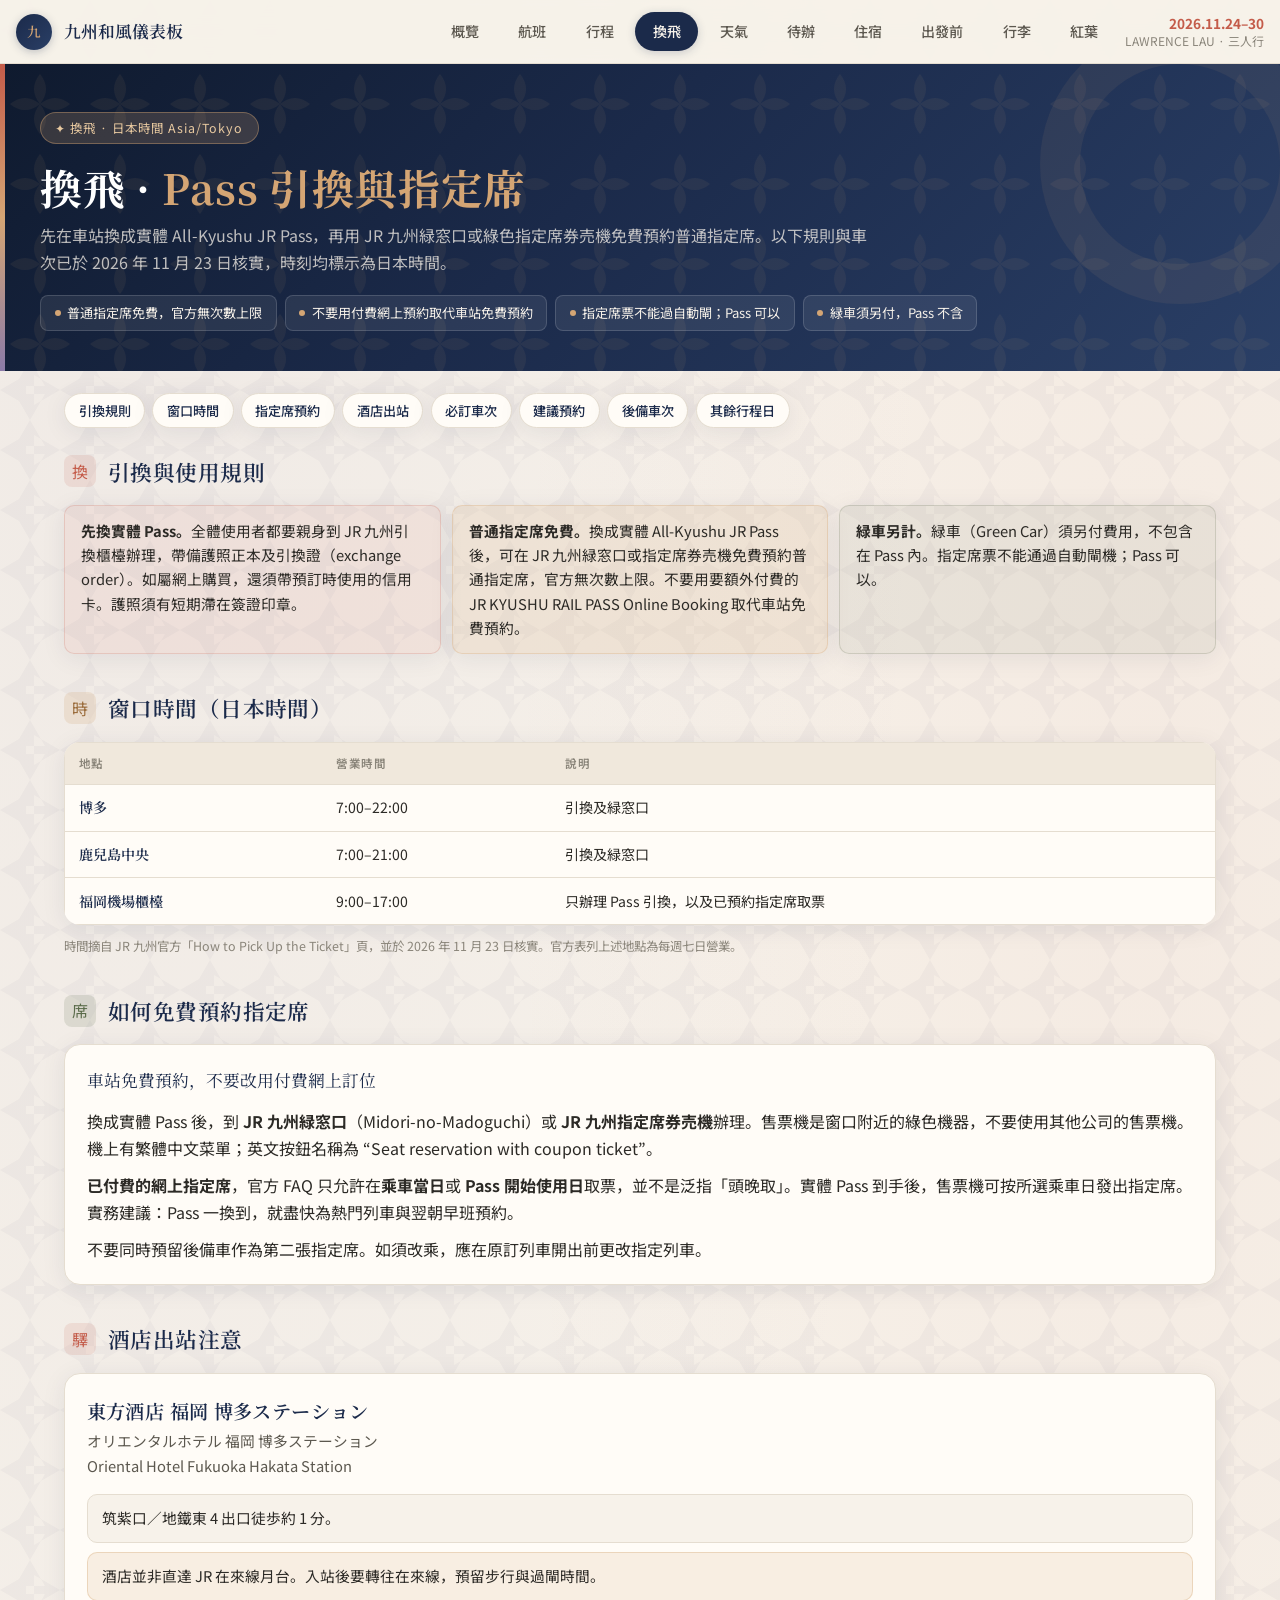
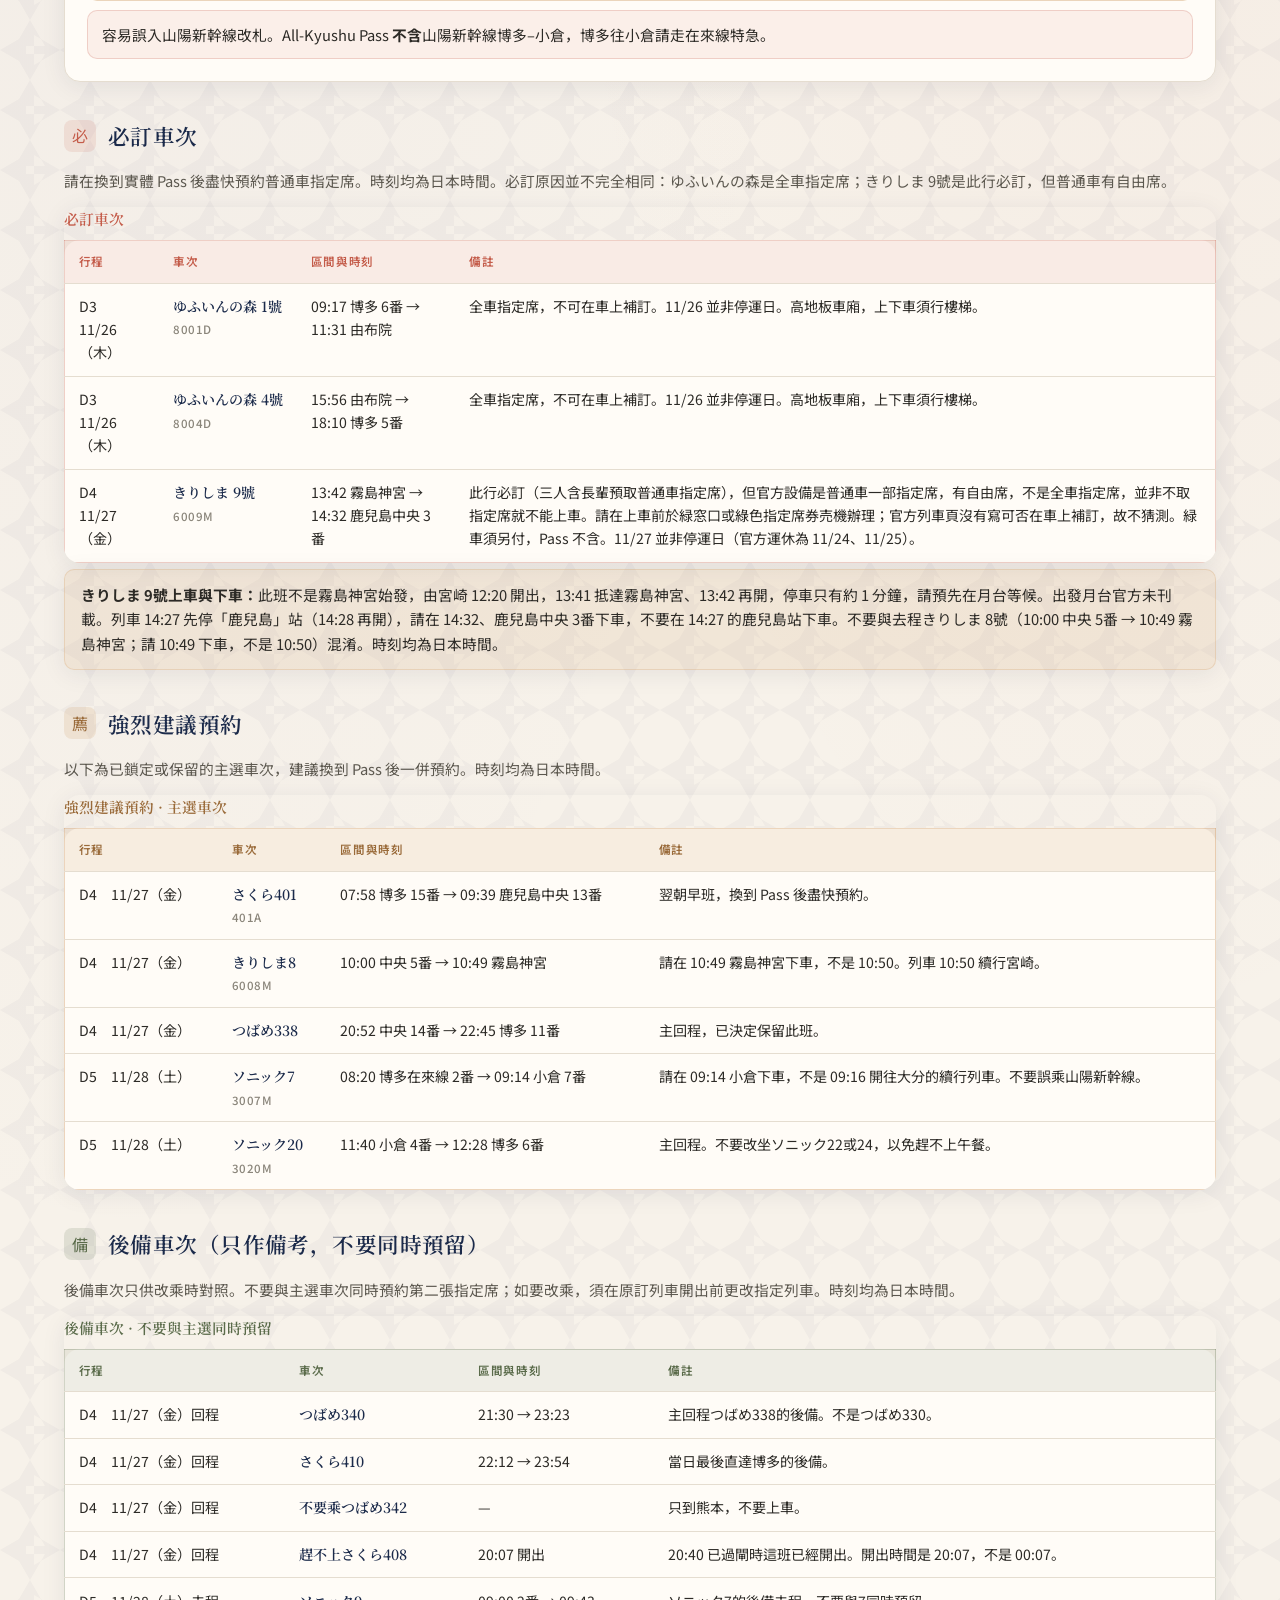
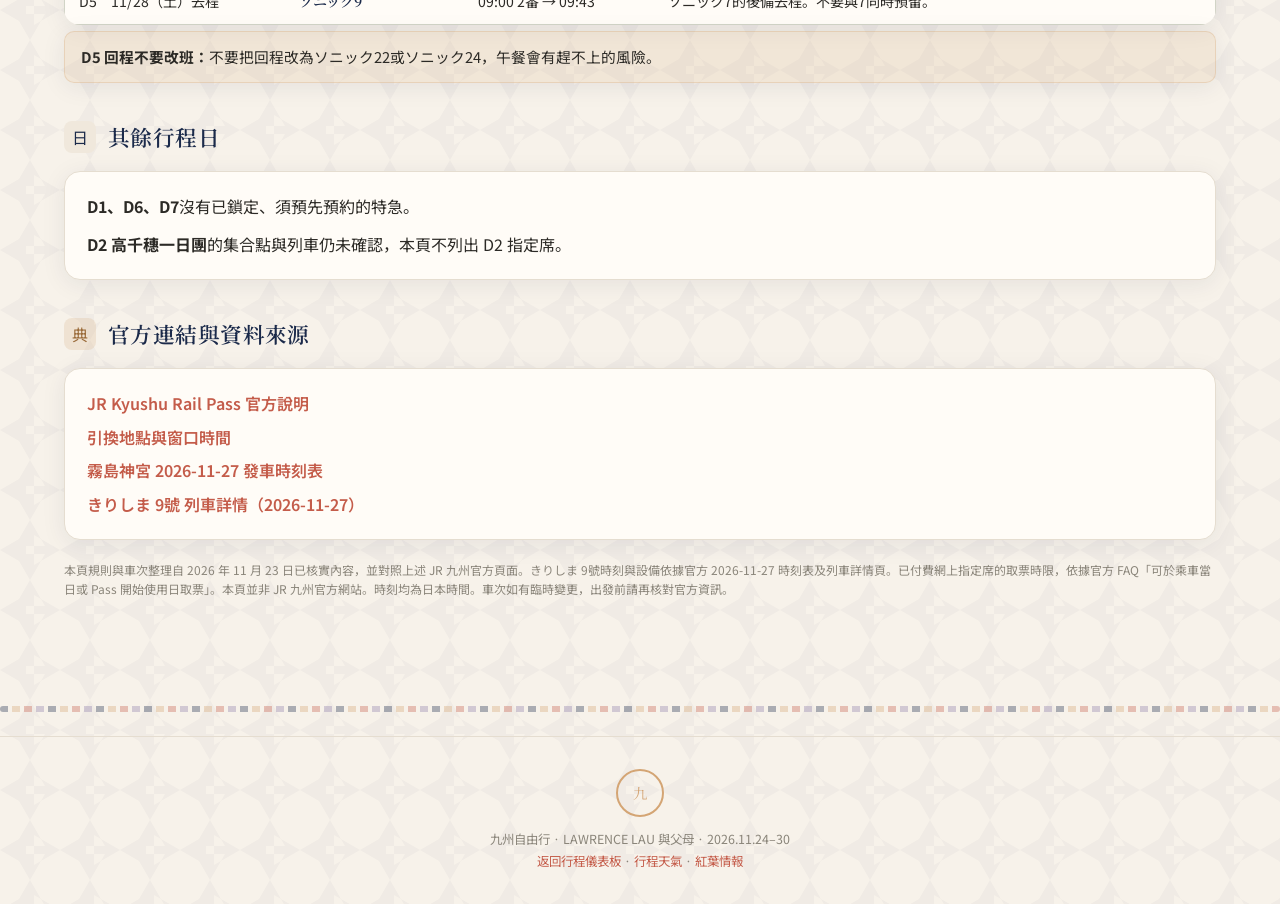
<file: tickets.html>
<!DOCTYPE html>
<html lang="zh-Hant">
<head>
<meta charset="UTF-8">
<meta name="viewport" content="width=device-width, initial-scale=1.0">
<title>換飛 · JR Pass 引換與指定席 | LAWRENCE LAU</title>
<meta name="description" content="九州自由行換飛說明：All-Kyushu JR Pass 引換、免費普通指定席預約，以及已核實的必訂、建議與後備車次。時刻均為日本時間。">
<meta name="theme-color" content="#1B2A4A">
<link rel="icon" href="data:image/svg+xml,%3Csvg xmlns='http://www.w3.org/2000/svg' viewBox='0 0 32 32'%3E%3Ccircle cx='16' cy='16' r='16' fill='%231B2A4A'/%3E%3Ctext x='16' y='22' text-anchor='middle' font-size='14' font-family='serif' fill='%23D4A574'%3E%E4%B9%9D%3C/text%3E%3C/svg%3E">
<link rel="preconnect" href="https://fonts.googleapis.com">
<link rel="preconnect" href="https://fonts.gstatic.com" crossorigin>
<link href="https://fonts.googleapis.com/css2?family=Noto+Sans+JP:wght@300;400;500;700&family=Noto+Serif+JP:wght@400;600;700&display=swap" rel="stylesheet">
<link rel="stylesheet" href="styles.css">
</head>
<body>
<a class="skip" href="#main">跳到內容</a>

<nav class="nav">
  <a class="nav-brand" href="index.html#home"><div class="crest">九</div><span>九州和風儀表板</span></a>
  <div class="nav-tabs" aria-label="頁面章節">
    <a class="nav-tab" href="index.html#home">概覽</a>
    <a class="nav-tab" href="index.html#flights">航班</a>
    <a class="nav-tab" href="index.html#itinerary">行程</a>
    <a class="nav-tab is-active" href="tickets.html" aria-current="page">換飛</a>
    <a class="nav-tab" href="weather.html">天氣</a>
    <a class="nav-tab" href="index.html#todos">待辦</a>
    <a class="nav-tab" href="index.html#hotel">住宿</a>
    <a class="nav-tab" href="index.html#prep">出發前</a>
    <a class="nav-tab" href="index.html#packing">行李</a>
    <a class="nav-tab" href="koyo/">紅葉</a>
  </div>
  <div class="nav-meta"><strong>2026.11.24–30</strong>LAWRENCE LAU · 三人行</div>
</nav>

<header class="hero" id="home">
  <div class="hero-accent-bar"></div>
  <div class="hero-inner">
    <div class="hero-badge">✦ 換飛 · 日本時間 Asia/Tokyo</div>
    <h1>換飛 · <span>Pass 引換與指定席</span></h1>
    <p class="hero-sub">先在車站換成實體 All-Kyushu JR Pass，再用 JR 九州緑窓口或綠色指定席券売機免費預約普通指定席。以下規則與車次已於 2026 年 11 月 23 日核實，時刻均標示為日本時間。</p>
    <div class="hero-pills">
      <div class="hero-pill"><span class="dot"></span>普通指定席免費，官方無次數上限</div>
      <div class="hero-pill"><span class="dot"></span>不要用付費網上預約取代車站免費預約</div>
      <div class="hero-pill"><span class="dot"></span>指定席票不能過自動閘；Pass 可以</div>
      <div class="hero-pill"><span class="dot"></span>緑車須另付，Pass 不含</div>
    </div>
  </div>
</header>

<main class="wrap" id="main">
  <nav class="ticket-jump" aria-label="本頁章節">
    <a href="#rules">引換規則</a>
    <a href="#hours">窗口時間</a>
    <a href="#booking">指定席預約</a>
    <a href="#hotel-access">酒店出站</a>
    <a href="#must">必訂車次</a>
    <a href="#recommend">建議預約</a>
    <a href="#backup">後備車次</a>
    <a href="#other-days">其餘行程日</a>
  </nav>

  <section id="rules">
    <div class="sec-head">
      <span class="sec-icon coral" aria-hidden="true">換</span>
      <h2>引換與使用規則</h2>
    </div>
    <div class="notices ticket-notices">
      <p class="notice coral"><strong>先換實體 Pass。</strong>全體使用者都要親身到 JR 九州引換櫃檯辦理，帶備護照正本及引換證（exchange order）。如屬網上購買，還須帶預訂時使用的信用卡。護照須有短期滯在簽證印章。</p>
      <p class="notice yama"><strong>普通指定席免費。</strong>換成實體 All-Kyushu JR Pass 後，可在 JR 九州緑窓口或指定席券売機免費預約普通指定席，官方無次數上限。不要用要額外付費的 JR KYUSHU RAIL PASS Online Booking 取代車站免費預約。</p>
      <p class="notice take"><strong>緑車另計。</strong>緑車（Green Car）須另付費用，不包含在 Pass 內。指定席票不能通過自動閘機；Pass 可以。</p>
    </div>
  </section>

  <section id="hours">
    <div class="sec-head">
      <span class="sec-icon yama" aria-hidden="true">時</span>
      <h2>窗口時間（日本時間）</h2>
    </div>
    <div class="ticket-table-wrap">
      <table class="ticket-table">
        <thead>
          <tr>
            <th>地點</th>
            <th>營業時間</th>
            <th>說明</th>
          </tr>
        </thead>
        <tbody>
          <tr>
            <td class="place">博多</td>
            <td>7:00–22:00</td>
            <td>引換及緑窓口</td>
          </tr>
          <tr>
            <td class="place">鹿兒島中央</td>
            <td>7:00–21:00</td>
            <td>引換及緑窓口</td>
          </tr>
          <tr>
            <td class="place">福岡機場櫃檯</td>
            <td>9:00–17:00</td>
            <td>只辦理 Pass 引換，以及已預約指定席取票</td>
          </tr>
        </tbody>
      </table>
    </div>
    <p class="ticket-caption">時間摘自 JR 九州官方「How to Pick Up the Ticket」頁，並於 2026 年 11 月 23 日核實。官方表列上述地點為每週七日營業。</p>
  </section>

  <section id="booking">
    <div class="sec-head">
      <span class="sec-icon take" aria-hidden="true">席</span>
      <h2>如何免費預約指定席</h2>
    </div>
    <article class="card ticket-prose">
      <div class="card-title">車站免費預約，不要改用付費網上訂位</div>
      <p>換成實體 Pass 後，到 <strong>JR 九州緑窓口</strong>（Midori-no-Madoguchi）或 <strong>JR 九州指定席券売機</strong>辦理。售票機是窗口附近的綠色機器，不要使用其他公司的售票機。機上有繁體中文菜單；英文按鈕名稱為 “Seat reservation with coupon ticket”。</p>
      <p><strong>已付費的網上指定席</strong>，官方 FAQ 只允許在<strong>乘車當日</strong>或 <strong>Pass 開始使用日</strong>取票，並不是泛指「頭晚取」。實體 Pass 到手後，售票機可按所選乘車日發出指定席。實務建議：Pass 一換到，就盡快為熱門列車與翌朝早班預約。</p>
      <p>不要同時預留後備車作為第二張指定席。如須改乘，應在原訂列車開出前更改指定列車。</p>
    </article>
  </section>

  <section id="hotel-access">
    <div class="sec-head">
      <span class="sec-icon coral" aria-hidden="true">驛</span>
      <h2>酒店出站注意</h2>
    </div>
    <article class="card">
      <h3 class="hotel-name">東方酒店 福岡 博多ステーション</h3>
      <p class="hotel-jp">オリエンタルホテル 福岡 博多ステーション<br>Oriental Hotel Fukuoka Hakata Station</p>
      <div class="hotel-facts">
        <p class="fact">筑紫口／地鐵東 4 出口徒歩約 1 分。</p>
        <p class="fact warn">酒店並非直達 JR 在來線月台。入站後要轉往在來線，預留步行與過閘時間。</p>
        <p class="fact coral">容易誤入山陽新幹線改札。All-Kyushu Pass <strong>不含</strong>山陽新幹線博多–小倉，博多往小倉請走在來線特急。</p>
      </div>
    </article>
  </section>

  <section id="must">
    <div class="sec-head">
      <span class="sec-icon coral" aria-hidden="true">必</span>
      <h2>必訂車次</h2>
    </div>
    <p class="ticket-lead">請在換到實體 Pass 後盡快預約普通車指定席。時刻均為日本時間。必訂原因並不完全相同：ゆふいんの森是全車指定席；きりしま 9號是此行必訂，但普通車有自由席。</p>
    <div class="ticket-table-wrap is-must">
      <table class="ticket-table">
        <caption>必訂車次</caption>
        <thead>
          <tr>
            <th>行程</th>
            <th>車次</th>
            <th>區間與時刻</th>
            <th>備註</th>
          </tr>
        </thead>
        <tbody>
          <tr>
            <td>D3　11/26（木）</td>
            <td class="place">ゆふいんの森 1號<br><span class="train-no">8001D</span></td>
            <td>09:17 博多 6番 → 11:31 由布院</td>
            <td>全車指定席，不可在車上補訂。11/26 並非停運日。高地板車廂，上下車須行樓梯。</td>
          </tr>
          <tr>
            <td>D3　11/26（木）</td>
            <td class="place">ゆふいんの森 4號<br><span class="train-no">8004D</span></td>
            <td>15:56 由布院 → 18:10 博多 5番</td>
            <td>全車指定席，不可在車上補訂。11/26 並非停運日。高地板車廂，上下車須行樓梯。</td>
          </tr>
          <tr>
            <td>D4　11/27（金）</td>
            <td class="place">きりしま 9號<br><span class="train-no">6009M</span></td>
            <td>13:42 霧島神宮 → 14:32 鹿兒島中央 3番</td>
            <td>此行必訂（三人含長輩預取普通車指定席），但官方設備是普通車一部指定席，有自由席，不是全車指定席，並非不取指定席就不能上車。請在上車前於緑窓口或綠色指定席券売機辦理；官方列車頁沒有寫可否在車上補訂，故不猜測。緑車須另付，Pass 不含。11/27 並非停運日（官方運休為 11/24、11/25）。</td>
          </tr>
        </tbody>
      </table>
    </div>
    <p class="notice yama"><strong>きりしま 9號上車與下車：</strong>此班不是霧島神宮始發，由宮崎 12:20 開出，13:41 抵達霧島神宮、13:42 再開，停車只有約 1 分鐘，請預先在月台等候。出發月台官方未刊載。列車 14:27 先停「鹿兒島」站（14:28 再開），請在 14:32、鹿兒島中央 3番下車，不要在 14:27 的鹿兒島站下車。不要與去程きりしま 8號（10:00 中央 5番 → 10:49 霧島神宮；請 10:49 下車，不是 10:50）混淆。時刻均為日本時間。</p>
  </section>

  <section id="recommend">
    <div class="sec-head">
      <span class="sec-icon yama" aria-hidden="true">薦</span>
      <h2>強烈建議預約</h2>
    </div>
    <p class="ticket-lead">以下為已鎖定或保留的主選車次，建議換到 Pass 後一併預約。時刻均為日本時間。</p>
    <div class="ticket-table-wrap is-recommend">
      <table class="ticket-table">
        <caption>強烈建議預約 · 主選車次</caption>
        <thead>
          <tr>
            <th>行程</th>
            <th>車次</th>
            <th>區間與時刻</th>
            <th>備註</th>
          </tr>
        </thead>
        <tbody>
          <tr>
            <td>D4　11/27（金）</td>
            <td class="place">さくら401<br><span class="train-no">401A</span></td>
            <td>07:58 博多 15番 → 09:39 鹿兒島中央 13番</td>
            <td>翌朝早班，換到 Pass 後盡快預約。</td>
          </tr>
          <tr>
            <td>D4　11/27（金）</td>
            <td class="place">きりしま8<br><span class="train-no">6008M</span></td>
            <td>10:00 中央 5番 → 10:49 霧島神宮</td>
            <td>請在 10:49 霧島神宮下車，不是 10:50。列車 10:50 續行宮崎。</td>
          </tr>
          <tr>
            <td>D4　11/27（金）</td>
            <td class="place">つばめ338</td>
            <td>20:52 中央 14番 → 22:45 博多 11番</td>
            <td>主回程，已決定保留此班。</td>
          </tr>
          <tr>
            <td>D5　11/28（土）</td>
            <td class="place">ソニック7<br><span class="train-no">3007M</span></td>
            <td>08:20 博多在來線 2番 → 09:14 小倉 7番</td>
            <td>請在 09:14 小倉下車，不是 09:16 開往大分的續行列車。不要誤乘山陽新幹線。</td>
          </tr>
          <tr>
            <td>D5　11/28（土）</td>
            <td class="place">ソニック20<br><span class="train-no">3020M</span></td>
            <td>11:40 小倉 4番 → 12:28 博多 6番</td>
            <td>主回程。不要改坐ソニック22或24，以免趕不上午餐。</td>
          </tr>
        </tbody>
      </table>
    </div>
  </section>

  <section id="backup">
    <div class="sec-head">
      <span class="sec-icon take" aria-hidden="true">備</span>
      <h2>後備車次（只作備考，不要同時預留）</h2>
    </div>
    <p class="ticket-lead">後備車次只供改乘時對照。不要與主選車次同時預約第二張指定席；如要改乘，須在原訂列車開出前更改指定列車。時刻均為日本時間。</p>
    <div class="ticket-table-wrap is-backup">
      <table class="ticket-table">
        <caption>後備車次 · 不要與主選同時預留</caption>
        <thead>
          <tr>
            <th>行程</th>
            <th>車次</th>
            <th>區間與時刻</th>
            <th>備註</th>
          </tr>
        </thead>
        <tbody>
          <tr>
            <td>D4　11/27（金）回程</td>
            <td class="place">つばめ340</td>
            <td>21:30 → 23:23</td>
            <td>主回程つばめ338的後備。不是つばめ330。</td>
          </tr>
          <tr>
            <td>D4　11/27（金）回程</td>
            <td class="place">さくら410</td>
            <td>22:12 → 23:54</td>
            <td>當日最後直達博多的後備。</td>
          </tr>
          <tr>
            <td>D4　11/27（金）回程</td>
            <td class="place">不要乘つばめ342</td>
            <td>—</td>
            <td>只到熊本，不要上車。</td>
          </tr>
          <tr>
            <td>D4　11/27（金）回程</td>
            <td class="place">趕不上さくら408</td>
            <td>20:07 開出</td>
            <td>20:40 已過閘時這班已經開出。開出時間是 20:07，不是 00:07。</td>
          </tr>
          <tr>
            <td>D5　11/28（土）去程</td>
            <td class="place">ソニック9</td>
            <td>09:00 2番 → 09:43</td>
            <td>ソニック7的後備去程。不要與7同時預留。</td>
          </tr>
        </tbody>
      </table>
    </div>
    <p class="notice yama"><strong>D5 回程不要改班：</strong>不要把回程改為ソニック22或ソニック24，午餐會有趕不上的風險。</p>
  </section>

  <section id="other-days">
    <div class="sec-head">
      <span class="sec-icon" aria-hidden="true">日</span>
      <h2>其餘行程日</h2>
    </div>
    <article class="card ticket-prose">
      <p><strong>D1、D6、D7</strong>沒有已鎖定、須預先預約的特急。</p>
      <p><strong>D2 高千穗一日團</strong>的集合點與列車仍未確認，本頁不列出 D2 指定席。</p>
    </article>
  </section>

  <section id="sources">
    <div class="sec-head">
      <span class="sec-icon yama" aria-hidden="true">典</span>
      <h2>官方連結與資料來源</h2>
    </div>
    <article class="card ticket-prose">
      <ul class="ticket-links">
        <li><a href="https://www.jrkyushu.co.jp/english/railpass/railpass.html" target="_blank" rel="noopener">JR Kyushu Rail Pass 官方說明</a></li>
        <li><a href="https://www.jrkyushu.co.jp/english/railpass/how_to_purchase/reception_place.html" target="_blank" rel="noopener">引換地點與窗口時間</a></li>
        <li><a href="https://www.jrkyushu-timetable.jp/cgi-bin/jr-k_time/tt_dep.cgi?c=28947&amp;d=20261127" target="_blank" rel="noopener">霧島神宮 2026-11-27 發車時刻表</a></li>
        <li><a href="https://www.jrkyushu-timetable.jp/jr-k_time/2612/0004/00047601.html?c=28947&amp;ym=202611&amp;d=27" target="_blank" rel="noopener">きりしま 9號 列車詳情（2026-11-27）</a></li>
      </ul>
    </article>
    <p class="wx-source">本頁規則與車次整理自 2026 年 11 月 23 日已核實內容，並對照上述 JR 九州官方頁面。きりしま 9號時刻與設備依據官方 2026-11-27 時刻表及列車詳情頁。已付費網上指定席的取票時限，依據官方 FAQ「可於乘車當日或 Pass 開始使用日取票」。本頁並非 JR 九州官方網站。時刻均為日本時間。車次如有臨時變更，出發前請再核對官方資訊。</p>
  </section>
</main>

<div class="seigaiha-accent"></div>
<footer class="site-foot">
  <div class="seal">九</div>
  <p>九州自由行 · LAWRENCE LAU 與父母 · 2026.11.24–30</p>
  <p><a href="index.html">返回行程儀表板</a> · <a href="weather.html">行程天氣</a> · <a href="koyo/">紅葉情報</a></p>
</footer>
</body>
</html>
</file>
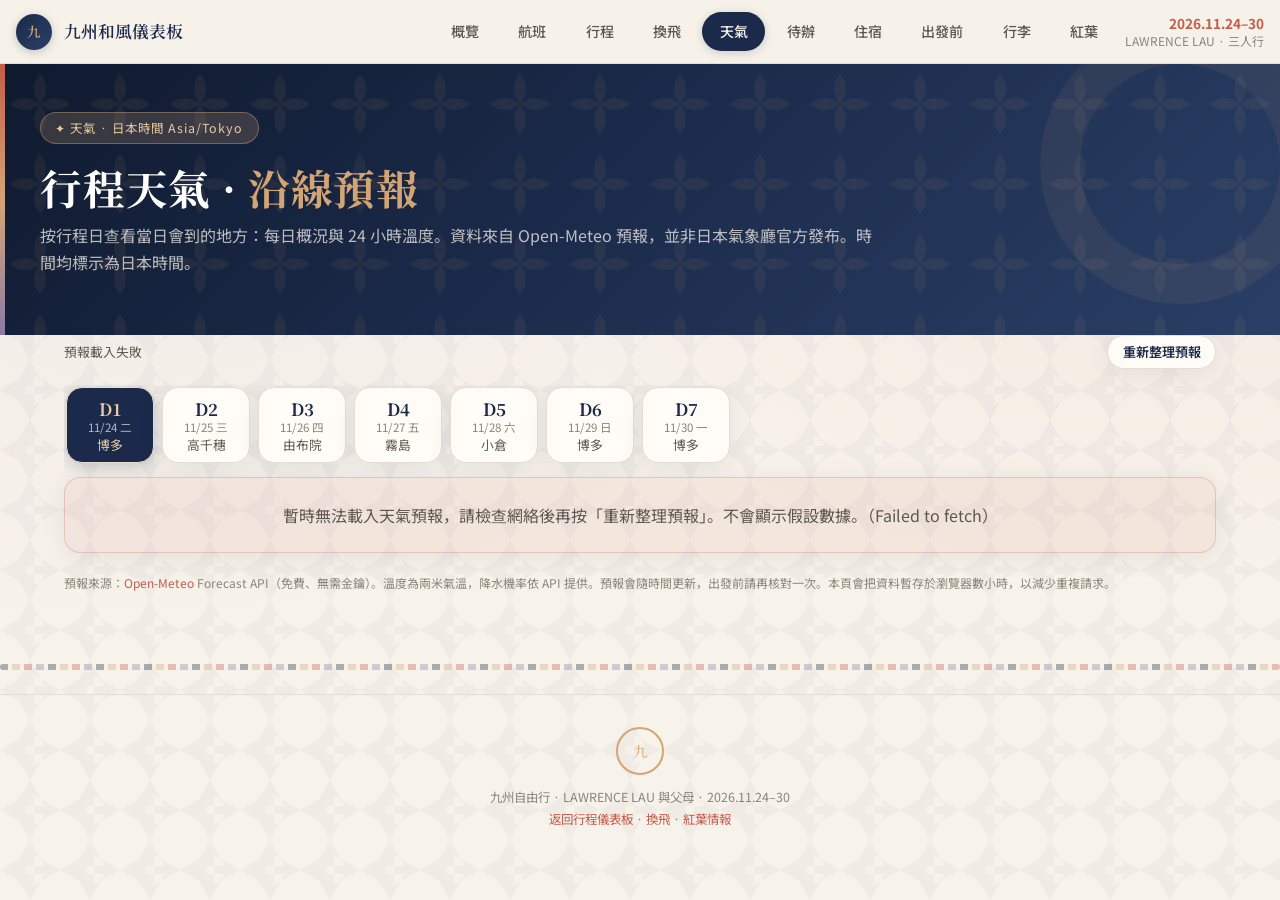
<file: weather.html>
<!DOCTYPE html>
<html lang="zh-Hant">
<head>
<meta charset="UTF-8">
<meta name="viewport" content="width=device-width, initial-scale=1.0">
<title>行程天氣 · 九州和風儀表板 | LAWRENCE LAU</title>
<meta name="description" content="九州自由行七日沿線天氣預報：福岡、高千穗、由布院、霧島、鹿兒島、小倉。日本時間 24 小時溫度與概況。">
<meta name="theme-color" content="#1B2A4A">
<link rel="icon" href="data:image/svg+xml,%3Csvg xmlns='http://www.w3.org/2000/svg' viewBox='0 0 32 32'%3E%3Ccircle cx='16' cy='16' r='16' fill='%231B2A4A'/%3E%3Ctext x='16' y='22' text-anchor='middle' font-size='14' font-family='serif' fill='%23D4A574'%3E%E4%B9%9D%3C/text%3E%3C/svg%3E">
<link rel="preconnect" href="https://fonts.googleapis.com">
<link rel="preconnect" href="https://fonts.gstatic.com" crossorigin>
<link href="https://fonts.googleapis.com/css2?family=Noto+Sans+JP:wght@300;400;500;700&family=Noto+Serif+JP:wght@400;600;700&display=swap" rel="stylesheet">
<link rel="stylesheet" href="styles.css">
</head>
<body>
<a class="skip" href="#main">跳到內容</a>

<nav class="nav">
  <a class="nav-brand" href="index.html#home"><div class="crest">九</div><span>九州和風儀表板</span></a>
  <div class="nav-tabs" aria-label="頁面章節">
    <a class="nav-tab" href="index.html#home">概覽</a>
    <a class="nav-tab" href="index.html#flights">航班</a>
    <a class="nav-tab" href="index.html#itinerary">行程</a>
    <a class="nav-tab" href="tickets.html">換飛</a>
    <a class="nav-tab is-active" href="weather.html" aria-current="page">天氣</a>
    <a class="nav-tab" href="index.html#todos">待辦</a>
    <a class="nav-tab" href="index.html#hotel">住宿</a>
    <a class="nav-tab" href="index.html#prep">出發前</a>
    <a class="nav-tab" href="index.html#packing">行李</a>
    <a class="nav-tab" href="koyo/">紅葉</a>
  </div>
  <div class="nav-meta"><strong>2026.11.24–30</strong>LAWRENCE LAU · 三人行</div>
</nav>

<header class="hero" id="home">
  <div class="hero-accent-bar"></div>
  <div class="hero-inner">
    <div class="hero-badge">✦ 天氣 · 日本時間 Asia/Tokyo</div>
    <h1>行程天氣 · <span>沿線預報</span></h1>
    <p class="hero-sub">按行程日查看當日會到的地方：每日概況與 24 小時溫度。資料來自 Open-Meteo 預報，並非日本氣象廳官方發布。時間均標示為日本時間。</p>
  </div>
</header>

<main class="wrap" id="main">
  <div class="wx-toolbar">
    <div class="wx-meta" id="wx-meta">選擇行程日以載入預報</div>
    <button type="button" class="wx-refresh" id="wx-refresh">重新整理預報</button>
  </div>

  <div class="day-switch" role="tablist" aria-label="選擇行程日" id="wx-days"></div>

  <div id="wx-status" hidden></div>
  <div id="wx-root"></div>

  <p class="wx-source">預報來源：<a href="https://open-meteo.com/" target="_blank" rel="noopener">Open-Meteo</a> Forecast API（免費、無需金鑰）。溫度為兩米氣溫，降水機率依 API 提供。預報會隨時間更新，出發前請再核對一次。本頁會把資料暫存於瀏覽器數小時，以減少重複請求。</p>
</main>

<div class="seigaiha-accent"></div>
<footer class="site-foot">
  <div class="seal">九</div>
  <p>九州自由行 · LAWRENCE LAU 與父母 · 2026.11.24–30</p>
  <p><a href="index.html">返回行程儀表板</a> · <a href="tickets.html">換飛</a> · <a href="koyo/">紅葉情報</a></p>
</footer>
<script src="weather.js"></script>
</body>
</html>
</file>
<file: styles.css>
/* 九州自由行 · 和風行程儀表板 */

:root {
  --indigo: #1B2A4A;
  --indigo-deep: #0F1A2E;
  --indigo-soft: #2A3F66;
  --vermillion: #C45C4A;
  --gold: #D4A574;
  --gold-light: #E8C9A0;
  --moss: #5A6B4A;
  --moss-light: #7A8B6A;
  --wisteria: #8B7BA8;
  --washi: #F7F2EA;
  --washi-warm: #F0E8DC;
  --washi-card: #FFFCF7;
  --ink: #2C2A26;
  --ink-muted: #5C584F;
  --ink-faint: #8A857A;
  --line: #E5DDD0;
  --shadow: 0 4px 24px rgba(27, 42, 74, 0.08);
  --shadow-hover: 0 8px 32px rgba(27, 42, 74, 0.14);
  --radius: 16px;
  --radius-sm: 10px;
  --nav-h: 64px;
}

*, *::before, *::after { box-sizing: border-box; margin: 0; padding: 0; }

html {
  scroll-behavior: smooth;
  scroll-padding-top: calc(var(--nav-h) + 12px);
}

body {
  font-family: "Noto Sans JP", "PingFang TC", "Microsoft JhengHei", sans-serif;
  background: var(--washi);
  color: var(--ink);
  line-height: 1.65;
  min-height: 100vh;
  font-size: 16px;
  -webkit-text-size-adjust: 100%;
  background-image:
    radial-gradient(ellipse at 10% 0%, rgba(139, 123, 168, 0.07) 0%, transparent 50%),
    radial-gradient(ellipse at 90% 20%, rgba(196, 92, 74, 0.05) 0%, transparent 40%),
    url("data:image/svg+xml,%3Csvg width='60' height='60' viewBox='0 0 60 60' xmlns='http://www.w3.org/2000/svg'%3E%3Cg fill='none'%3E%3Cg fill='%231B2A4A' fill-opacity='0.03'%3E%3Cpath d='M30 0l15 26H15L30 0zm0 60L15 34h30L30 60zm-30-30l26-15v30L0 30zm60 0L34 15v30l26-15z'/%3E%3C/g%3E%3C/g%3E%3C/svg%3E");
}

h1, h2, h3, h4 {
  font-family: "Noto Serif JP", serif;
  font-weight: 600;
  letter-spacing: 0.02em;
  color: var(--indigo);
}

a { color: var(--vermillion); text-decoration: none; transition: color .2s; }
a:hover { color: var(--indigo); }

img, svg { display: block; max-width: 100%; }
button, input { font-family: inherit; color: inherit; }

.skip {
  position: absolute;
  left: 12px;
  top: -80px;
  z-index: 200;
  background: var(--gold-light);
  color: var(--indigo);
  border-radius: 8px;
  padding: 8px 14px;
  font-size: .9rem;
}
.skip:focus { top: 12px; }

.skip:focus-visible,
.nav-tab:focus-visible,
.nav-brand:focus-visible,
.day-btn:focus-visible,
button:focus-visible,
a:focus-visible,
input:focus-visible {
  outline: 2px solid var(--gold);
  outline-offset: 2px;
}

/* ----- Nav ----- */
.nav {
  position: sticky;
  top: 0;
  z-index: 100;
  min-height: var(--nav-h);
  background: rgba(247, 242, 234, 0.92);
  backdrop-filter: blur(12px);
  border-bottom: 1px solid var(--line);
  display: flex;
  align-items: center;
  justify-content: space-between;
  gap: .6rem;
  padding: .45rem 1rem;
}

.nav-brand {
  display: flex;
  align-items: center;
  gap: .75rem;
  font-family: "Noto Serif JP", serif;
  font-size: 1.05rem;
  color: var(--indigo);
  font-weight: 600;
  flex: 0 0 auto;
  text-decoration: none;
}
.nav-brand:hover { color: var(--indigo); }

.nav-brand .crest {
  width: 36px;
  height: 36px;
  border-radius: 50%;
  background: linear-gradient(135deg, var(--indigo), var(--indigo-soft));
  display: grid;
  place-items: center;
  color: var(--gold);
  font-size: .85rem;
  box-shadow: 0 2px 8px rgba(27, 42, 74, .25);
}

.nav-tabs {
  display: flex;
  gap: .25rem;
  overflow-x: auto;
  overscroll-behavior-x: contain;
  scrollbar-width: none;
  -webkit-overflow-scrolling: touch;
  flex: 1;
  justify-content: flex-start;
}
.nav-tabs::-webkit-scrollbar { display: none; }

.nav-tab {
  appearance: none;
  border: none;
  background: transparent;
  padding: .5rem 1.1rem;
  border-radius: 999px;
  font-family: inherit;
  font-size: .88rem;
  color: var(--ink-muted);
  cursor: pointer;
  transition: all .25s;
  font-weight: 500;
  flex: 0 0 auto;
  text-decoration: none;
  white-space: nowrap;
}
.nav-tab:hover { background: var(--washi-warm); color: var(--indigo); }
.nav-tab.active,
.nav-tab.is-active {
  background: var(--indigo);
  color: var(--washi);
  box-shadow: 0 2px 10px rgba(27, 42, 74, .2);
}
.nav-tab.active:hover,
.nav-tab.is-active:hover { color: var(--washi); }

.nav-meta {
  font-size: .75rem;
  color: var(--ink-faint);
  text-align: right;
  flex: 0 0 auto;
  line-height: 1.35;
}
.nav-meta strong {
  color: var(--vermillion);
  display: block;
  font-size: .85rem;
}

/* ----- Hero ----- */
.hero {
  position: relative;
  overflow: hidden;
  background: linear-gradient(135deg, var(--indigo-deep) 0%, var(--indigo) 45%, var(--indigo-soft) 100%);
  color: var(--washi);
  padding: 3rem 1.5rem 2.5rem;
  margin-bottom: 0;
}
.hero::before {
  content: "";
  position: absolute;
  inset: 0;
  background-image: url("data:image/svg+xml,%3Csvg width='80' height='80' viewBox='0 0 80 80' xmlns='http://www.w3.org/2000/svg'%3E%3Cpath d='M40 10c8 10 8 20 0 30-8-10-8-20 0-30zm0 30c8 10 8 20 0 30-8-10-8-20 0-30zM10 40c10-8 20-8 30 0-10 8-20 8-30 0zm30 0c10-8 20-8 30 0-10 8-20 8-30 0z' fill='%23D4A574' fill-opacity='0.07'/%3E%3C/svg%3E");
}
.hero::after {
  content: "";
  position: absolute;
  right: -40px;
  top: -40px;
  width: 280px;
  height: 280px;
  border-radius: 50%;
  border: 40px solid rgba(212, 165, 116, 0.08);
  pointer-events: none;
}
.hero-accent-bar {
  position: absolute;
  left: 0;
  top: 0;
  bottom: 0;
  width: 5px;
  background: linear-gradient(180deg, var(--vermillion), var(--gold), var(--wisteria));
  z-index: 1;
}
.hero-inner { position: relative; z-index: 1; max-width: 1200px; margin: 0 auto; }
.hero-badge {
  display: inline-flex;
  align-items: center;
  gap: .4rem;
  background: rgba(212, 165, 116, 0.2);
  border: 1px solid rgba(212, 165, 116, 0.4);
  color: var(--gold-light);
  padding: .3rem .9rem;
  border-radius: 999px;
  font-size: .78rem;
  letter-spacing: .08em;
  margin-bottom: 1rem;
}
.hero h1 {
  color: #fff;
  font-size: clamp(1.8rem, 4vw, 2.6rem);
  font-weight: 700;
  line-height: 1.3;
  margin-bottom: .5rem;
}
.hero h1 span { color: var(--gold); }
.hero-sub {
  color: rgba(247, 242, 234, 0.75);
  font-size: 1rem;
  max-width: 52rem;
  margin-bottom: 1.25rem;
  text-wrap: pretty;
}
.hero-pills { display: flex; flex-wrap: wrap; gap: .5rem; }
.hero-pill {
  background: rgba(255, 255, 255, 0.08);
  border: 1px solid rgba(255, 255, 255, 0.15);
  padding: .4rem .85rem;
  border-radius: 8px;
  font-size: .82rem;
  display: flex;
  align-items: center;
  gap: .4rem;
  color: var(--washi);
}
.hero-pill .dot {
  width: 6px;
  height: 6px;
  border-radius: 50%;
  background: var(--gold);
  flex-shrink: 0;
}

.countdown {
  margin-top: 1.35rem;
  max-width: 420px;
  background: rgba(15, 26, 46, 0.35);
  border: 1px solid rgba(232, 201, 160, 0.25);
  border-radius: var(--radius);
  padding: 0.9rem 1.05rem 1rem;
}
.countdown-label {
  font-size: .75rem;
  letter-spacing: .08em;
  color: var(--gold-light);
  margin-bottom: .55rem;
}
.countdown-row { display: flex; gap: .5rem; }
.cd-unit {
  flex: 1;
  text-align: center;
  background: rgba(255, 255, 255, 0.06);
  border: 1px solid rgba(255, 255, 255, 0.1);
  border-radius: 10px;
  padding: .45rem .2rem .4rem;
}
.cd-num {
  display: block;
  font-family: "Noto Serif JP", serif;
  font-size: 1.55rem;
  line-height: 1.15;
  color: #fff;
  font-weight: 700;
}
.cd-lab { font-size: .7rem; color: rgba(247, 242, 234, 0.65); }
.cd-status {
  font-size: 1.05rem;
  color: var(--gold-light);
  padding: .35rem 0 0;
}
.countdown.is-trip,
.countdown.is-home { background: rgba(15, 26, 46, 0.45); }

/* ----- Layout ----- */
.wrap {
  max-width: 1200px;
  margin: 0 auto;
  padding: 0 1.5rem 3rem;
}
section {
  margin-bottom: 2.25rem;
  scroll-margin-top: calc(var(--nav-h) + 12px);
}

/* ----- KPI ----- */
.kpi-row {
  display: grid;
  grid-template-columns: repeat(auto-fit, minmax(160px, 1fr));
  gap: 1rem;
  margin-bottom: 1.75rem;
  margin-top: -2.5rem;
  position: relative;
  z-index: 2;
}
.kpi {
  background: var(--washi-card);
  border-radius: var(--radius);
  padding: 1.15rem 1.25rem;
  box-shadow: var(--shadow);
  border: 1px solid var(--line);
  position: relative;
  overflow: hidden;
  transition: transform .2s, box-shadow .2s;
}
.kpi:hover { transform: translateY(-2px); box-shadow: var(--shadow-hover); }
.kpi::before {
  content: "";
  position: absolute;
  left: 0;
  top: 0;
  bottom: 0;
  width: 4px;
  background: var(--accent, var(--indigo));
  border-radius: 4px 0 0 4px;
}
.kpi-label { font-size: .72rem; color: var(--ink-faint); letter-spacing: .06em; margin-bottom: .35rem; }
.kpi-value {
  font-family: "Noto Serif JP", serif;
  font-size: 1.55rem;
  color: var(--indigo);
  font-weight: 700;
  line-height: 1.2;
}
.kpi-hint { font-size: .75rem; color: var(--ink-muted); margin-top: .25rem; }
.kpi[data-a="ver"] { --accent: var(--vermillion); }
.kpi[data-a="gold"] { --accent: var(--gold); }
.kpi[data-a="moss"] { --accent: var(--moss); }
.kpi[data-a="wis"] { --accent: var(--wisteria); }
.kpi[data-a="ind"] { --accent: var(--indigo); }

/* ----- Section heads ----- */
.sec-head {
  display: flex;
  align-items: center;
  gap: .75rem;
  margin: 0 0 1rem;
  flex-wrap: wrap;
}
.sec-head h2 {
  font-size: 1.35rem;
  display: flex;
  align-items: center;
  gap: .6rem;
}
.sec-icon {
  width: 32px;
  height: 32px;
  flex: 0 0 auto;
  border-radius: 8px;
  display: grid;
  place-items: center;
  background: var(--washi-warm);
  color: var(--indigo);
}
.sec-icon svg { width: 18px; height: 18px; }
.sec-icon.coral { background: rgba(196, 92, 74, .12); color: var(--vermillion); }
.sec-icon.yama { background: rgba(212, 165, 116, .2); color: #9A6B3A; }
.sec-icon.take { background: rgba(90, 107, 74, .15); color: var(--moss); }

/* ----- Cards ----- */
.card {
  background: var(--washi-card);
  border-radius: var(--radius);
  border: 1px solid var(--line);
  box-shadow: var(--shadow);
  padding: 1.35rem;
}
.card + .card { margin-top: 1rem; }
.card-title {
  font-family: "Noto Serif JP", serif;
  font-size: 1.05rem;
  color: var(--indigo);
  margin-bottom: .85rem;
  display: flex;
  align-items: center;
  gap: .5rem;
}
.grid-2 { display: grid; grid-template-columns: 1fr 1fr; gap: 1.25rem; }

/* ----- Calendar ----- */
.cal { display: grid; grid-template-columns: repeat(7, 1fr); gap: 4px; text-align: center; }
.cal-dow { font-size: .7rem; color: var(--ink-faint); padding: .4rem 0; font-weight: 500; }
.cal-day {
  aspect-ratio: 1;
  border-radius: 10px;
  display: flex;
  flex-direction: column;
  align-items: center;
  justify-content: center;
  font-size: .85rem;
  color: var(--ink-muted);
  position: relative;
  background: var(--washi);
  border: 1px solid transparent;
}
.cal-day.empty { background: transparent; }
.cal-day.trip {
  background: linear-gradient(145deg, var(--indigo), var(--indigo-soft));
  color: #fff;
  font-weight: 600;
  border: none;
  box-shadow: 0 3px 10px rgba(27, 42, 74, .25);
  cursor: pointer;
  font-family: inherit;
}
.cal-day.trip:hover { transform: scale(1.06); }
.cal-day.trip .dlabel { font-size: .55rem; opacity: .85; margin-top: 1px; }
.cal-legend {
  display: flex;
  flex-wrap: wrap;
  gap: .75rem;
  margin-top: 1rem;
  font-size: .75rem;
  color: var(--ink-muted);
}
.cal-legend span { display: flex; align-items: center; gap: .35rem; }
.cal-legend i {
  width: 12px;
  height: 12px;
  border-radius: 3px;
  display: inline-block;
  background: linear-gradient(145deg, var(--indigo), var(--indigo-soft));
}

.highlight-list { list-style: none; }
.highlight-list li {
  display: flex;
  gap: .7rem;
  padding: .55rem 0;
  border-bottom: 1px dashed var(--line);
  font-size: .88rem;
}
.highlight-list li:last-child { border-bottom: none; }
.hl-day {
  flex: 0 0 2.4rem;
  font-family: "Noto Serif JP", serif;
  color: var(--vermillion);
  font-weight: 700;
  font-size: .9rem;
}

/* ----- Flights ----- */
.flights { display: grid; gap: 1rem; }
.flight {
  display: grid;
  gap: .35rem;
  background: var(--washi-card);
  border-radius: var(--radius);
  border: 1px solid var(--line);
  box-shadow: var(--shadow);
  padding: 1.2rem 1.25rem 1.25rem 1.4rem;
  position: relative;
  overflow: hidden;
}
.flight::before {
  content: "";
  position: absolute;
  left: 0;
  top: 0;
  bottom: 0;
  width: 4px;
  background: var(--gold);
}
.flight.out::before { background: var(--vermillion); }
.flight.in::before { background: var(--wisteria); }
.flight-illo { display: none; }
.flight-kicker { font-size: .75rem; color: var(--ink-faint); letter-spacing: .06em; }
.flight-code {
  font-family: "Noto Serif JP", serif;
  font-size: 1.2rem;
  color: var(--indigo);
  font-weight: 700;
}
.flight-path {
  display: flex;
  align-items: baseline;
  justify-content: space-between;
  gap: 8px;
  margin-top: .35rem;
}
.flight-city { flex: 1; }
.flight-city .t {
  display: block;
  font-family: "Noto Serif JP", serif;
  font-size: 1.45rem;
  line-height: 1.15;
  color: var(--indigo);
  font-weight: 700;
}
.flight-city .c { font-size: .88rem; color: var(--ink-muted); }
.flight-arrow { flex: 0 0 auto; color: var(--gold); font-size: 1.2rem; }
.note-pill {
  display: inline-block;
  margin-top: .55rem;
  border-radius: 999px;
  background: rgba(212, 165, 116, .18);
  border: 1px solid rgba(212, 165, 116, .35);
  color: #9A6B3A;
  padding: .15rem .7rem;
  font-size: .75rem;
  font-weight: 500;
}

.notices {
  display: grid;
  gap: .7rem;
  margin-top: 1rem;
}
.notice {
  border-radius: var(--radius-sm);
  padding: .8rem 1rem;
  font-size: .92rem;
  line-height: 1.65;
  border: 1px solid var(--line);
  background: var(--washi-card);
  box-shadow: var(--shadow);
}
.notice.coral {
  background: rgba(196, 92, 74, .08);
  border-color: rgba(196, 92, 74, .2);
}
.notice.yama {
  background: rgba(212, 165, 116, .16);
  border-color: rgba(212, 165, 116, .3);
}
.notice.mizu,
.notice.take {
  background: rgba(90, 107, 74, .08);
  border-color: rgba(90, 107, 74, .2);
}

/* ----- Day switcher ----- */
.day-switch {
  display: flex;
  gap: .5rem;
  overflow-x: auto;
  scrollbar-width: none;
  -webkit-overflow-scrolling: touch;
  padding: 2px 2px 14px;
}
.day-switch::-webkit-scrollbar { display: none; }
.day-btn {
  flex: 0 0 auto;
  min-width: 88px;
  min-height: 76px;
  border: 1px solid var(--line);
  border-radius: var(--radius);
  background: var(--washi-card);
  padding: .55rem .5rem .5rem;
  cursor: pointer;
  text-align: center;
  line-height: 1.2;
  box-shadow: var(--shadow);
  transition: transform .2s, box-shadow .2s, background .2s;
}
.day-btn .d {
  display: block;
  font-family: "Noto Serif JP", serif;
  font-size: 1.05rem;
  color: var(--indigo);
  font-weight: 700;
}
.day-btn .date { display: block; font-size: .72rem; color: var(--ink-faint); margin: 2px 0; }
.day-btn .place { display: block; font-size: .8rem; color: var(--ink-muted); }
.day-btn[aria-selected="true"] {
  background: var(--indigo);
  box-shadow: 0 4px 16px rgba(27, 42, 74, .22);
}
.day-btn[aria-selected="true"] .d,
.day-btn[aria-selected="true"] .place { color: var(--gold-light); }
.day-btn[aria-selected="true"] .date { color: rgba(247, 242, 234, .7); }
.day-btn:hover { transform: translateY(-2px); }

.day-panel { display: none; }
.day-panel.is-active {
  display: block;
  animation: fadeIn .35s ease;
}
@keyframes fadeIn {
  from { opacity: 0; transform: translateY(8px); }
  to { opacity: 1; transform: none; }
}

.day-card {
  background: var(--washi-card);
  border-radius: var(--radius);
  border: 1px solid var(--line);
  box-shadow: var(--shadow);
  overflow: hidden;
}
.day-illo { display: none; }
.day-body { padding: 1.25rem 1.2rem 1.4rem; }
.day-title { font-size: 1.2rem; margin-bottom: .25rem; }
.day-lead { color: var(--ink-muted); font-size: .95rem; margin-bottom: 1rem; }
.koyo-link {
  display: inline-flex;
  align-items: center;
  gap: .35rem;
  margin: 0 0 1rem;
  padding: .35rem .8rem;
  border-radius: 999px;
  background: rgba(196, 92, 74, .08);
  border: 1px solid rgba(196, 92, 74, .2);
  color: var(--vermillion);
  font-size: .82rem;
  font-weight: 600;
}
.koyo-link:hover { background: var(--vermillion); color: #fff; }

/* ----- Timeline ----- */
.timeline { display: grid; gap: 0; }
.tl {
  display: grid;
  grid-template-columns: 4.6rem 22px 1fr;
  gap: 8px;
  align-items: start;
}
.tl-time {
  text-align: right;
  font-size: .78rem;
  line-height: 1.3;
  padding-top: 2px;
  color: var(--ink-muted);
  font-weight: 500;
}
.tl-rail {
  position: relative;
  display: flex;
  justify-content: center;
  min-height: 100%;
}
.tl-rail::before {
  content: "";
  position: absolute;
  top: 10px;
  bottom: -10px;
  width: 2px;
  background: var(--line);
}
.tl:last-child .tl-rail::before { display: none; }
.tl-dot {
  width: 12px;
  height: 12px;
  margin-top: 6px;
  border: 2px solid var(--indigo);
  border-radius: 50%;
  background: var(--washi-card);
  position: relative;
  z-index: 1;
}
.tl.must .tl-dot { background: var(--vermillion); border-color: var(--vermillion); }
.tl.transit .tl-dot { background: var(--indigo); border-color: var(--indigo); }
.tl.meal .tl-dot { background: var(--gold); border-color: var(--gold); }
.tl-main { padding-bottom: 1.05rem; }
.tl-title {
  font-size: 1.02rem;
  line-height: 1.4;
  margin-bottom: 2px;
  color: var(--indigo);
  font-weight: 600;
}
.tl-desc {
  font-size: .9rem;
  color: var(--ink-muted);
  line-height: 1.65;
}
.tl-tags { display: flex; flex-wrap: wrap; gap: 6px; margin-top: .5rem; }
.tag {
  display: inline-flex;
  align-items: center;
  border: 1px solid var(--line);
  border-radius: 6px;
  padding: .12rem .5rem;
  font-size: .72rem;
  line-height: 1.5;
  background: var(--washi);
  color: var(--ink-muted);
  font-weight: 500;
}
.tag a.tag,
a.tag {
  padding: 0;
  border: 0;
  background: none;
  color: var(--vermillion);
}
.tag.plane,
.tag.shin { background: rgba(27, 42, 74, .08); color: var(--indigo); border-color: rgba(27, 42, 74, .15); }
.tag.ltd { background: rgba(139, 123, 168, .14); color: #5A4E78; border-color: rgba(139, 123, 168, .3); }
.tag.metro { background: rgba(27, 42, 74, .06); color: var(--indigo-soft); }
.tag.walk { background: rgba(90, 107, 74, .12); color: var(--moss); border-color: rgba(90, 107, 74, .25); }
.tag.taxi { background: rgba(196, 92, 74, .08); color: var(--vermillion); border-color: rgba(196, 92, 74, .2); }
.tag.tour { background: rgba(90, 107, 74, .1); color: var(--moss); }
.tag.must { background: rgba(196, 92, 74, .12); color: var(--vermillion); border-color: rgba(196, 92, 74, .25); }
.tag.warn { background: rgba(212, 165, 116, .22); color: #9A6B3A; border-color: rgba(212, 165, 116, .4); }
.tag.lock { background: rgba(90, 107, 74, .12); color: var(--moss); border-color: rgba(90, 107, 74, .25); }
.tag.cash { background: rgba(212, 165, 116, .16); color: #9A6B3A; }
.ext { color: var(--vermillion); border-bottom: 1px solid rgba(196, 92, 74, .35); }
.ext:hover { color: var(--indigo); }

/* ----- Checklists ----- */
.checks { display: grid; gap: .55rem; }
.check {
  display: grid;
  grid-template-columns: 22px 1fr;
  gap: .7rem;
  align-items: start;
  border: 1px solid var(--line);
  border-radius: 10px;
  padding: .7rem .85rem;
  background: var(--washi-card);
  cursor: pointer;
  box-shadow: var(--shadow);
}
.check:hover { background: var(--washi-warm); }
.check input {
  appearance: none;
  width: 18px;
  height: 18px;
  margin-top: 3px;
  border: 2px solid var(--indigo);
  border-radius: 5px;
  background: var(--washi-card);
  display: grid;
  place-items: center;
  cursor: pointer;
  flex-shrink: 0;
  transition: background .2s, border-color .2s;
}
.check input:checked {
  background: var(--moss);
  border-color: var(--moss);
}
.check input:checked::after {
  content: "";
  width: 5px;
  height: 9px;
  border: solid #fff;
  border-width: 0 2px 2px 0;
  transform: rotate(45deg) translate(-1px, -1px);
}
.check.is-done .check-txt { color: var(--ink-muted); }
.check-txt { font-size: .92rem; line-height: 1.55; }
.check-flag {
  display: inline-block;
  margin-left: 6px;
  border-radius: 4px;
  padding: .05rem .4rem;
  font-size: .65rem;
  font-weight: 600;
  background: rgba(90, 107, 74, .15);
  color: var(--moss);
  vertical-align: 1px;
  white-space: nowrap;
}
.check-flag.open {
  background: rgba(212, 165, 116, .22);
  color: #9A6B3A;
}
.pack-grid { display: grid; gap: 1rem; }
.pack-col h3 { font-size: 1.05rem; margin: 0 0 .7rem; }

/* ----- Hotel ----- */
.hotel-grid { display: grid; gap: 1rem; }
.hotel-name { font-size: 1.2rem; }
.hotel-jp { color: var(--ink-muted); margin: .15rem 0 1rem; font-size: .92rem; }
.hotel-facts { display: grid; gap: .6rem; }
.fact {
  border: 1px solid var(--line);
  border-radius: 10px;
  padding: .7rem .9rem;
  background: var(--washi);
  font-size: .92rem;
}
.fact.warn {
  background: rgba(212, 165, 116, .16);
  border-color: rgba(212, 165, 116, .35);
}
.fact.coral {
  background: rgba(196, 92, 74, .08);
  border-color: rgba(196, 92, 74, .22);
}

/* ----- Footer ----- */
.site-foot,
.footer {
  text-align: center;
  padding: 2rem 1.5rem;
  color: var(--ink-faint);
  font-size: .78rem;
  border-top: 1px solid var(--line);
  margin-top: 1rem;
  line-height: 1.7;
}
.site-foot a,
.footer a { color: var(--vermillion); }
.footer .seal,
.site-foot .seal {
  display: inline-block;
  width: 48px;
  height: 48px;
  border-radius: 50%;
  border: 2px solid var(--gold);
  color: var(--gold);
  font-family: "Noto Serif JP", serif;
  font-size: .9rem;
  line-height: 44px;
  margin-bottom: .75rem;
}

.seigaiha-accent {
  height: 6px;
  border-radius: 3px;
  margin: 1.5rem 0;
  opacity: .35;
  background: repeating-linear-gradient(
    90deg,
    var(--indigo) 0 8px,
    transparent 8px 12px,
    var(--gold) 12px 20px,
    transparent 20px 24px,
    var(--vermillion) 24px 32px,
    transparent 32px 36px,
    var(--wisteria) 36px 44px,
    transparent 44px 48px
  );
}

/* ----- Weather page ----- */
.wx-toolbar {
  display: flex;
  flex-wrap: wrap;
  align-items: center;
  justify-content: space-between;
  gap: .75rem;
  margin: 0 0 1rem;
}
.wx-meta {
  font-size: .8rem;
  color: var(--ink-muted);
}
.wx-refresh {
  appearance: none;
  border: 1px solid var(--line);
  background: var(--washi-card);
  color: var(--indigo);
  border-radius: 999px;
  padding: .4rem .9rem;
  font-size: .82rem;
  font-weight: 600;
  cursor: pointer;
  box-shadow: var(--shadow);
}
.wx-refresh:hover { background: var(--washi-warm); }

.wx-places {
  display: grid;
  gap: 1.25rem;
}
.wx-places.pair {
  grid-template-columns: 1fr;
}
.wx-panel {
  background: var(--washi-card);
  border: 1px solid var(--line);
  border-radius: var(--radius);
  box-shadow: var(--shadow);
  padding: 1.2rem 1.15rem 1.3rem;
  min-width: 0;
}
.wx-place-kicker {
  font-size: .72rem;
  letter-spacing: .08em;
  color: var(--ink-faint);
  margin-bottom: .2rem;
}
.wx-place-name {
  font-family: "Noto Serif JP", serif;
  font-size: 1.2rem;
  color: var(--indigo);
  margin-bottom: .85rem;
}
.wx-overview {
  display: grid;
  grid-template-columns: 1.2fr repeat(3, 1fr);
  gap: .6rem;
  margin-bottom: 1.1rem;
}
.wx-stat {
  background: var(--washi);
  border: 1px solid var(--line);
  border-radius: 10px;
  padding: .65rem .7rem;
}
.wx-stat-label { font-size: .68rem; color: var(--ink-faint); letter-spacing: .04em; }
.wx-stat-value {
  font-family: "Noto Serif JP", serif;
  font-size: 1.15rem;
  color: var(--indigo);
  font-weight: 700;
  line-height: 1.3;
  margin-top: .15rem;
}
.wx-stat.cond .wx-stat-value { font-size: 1.05rem; }
.wx-cond {
  display: inline-flex;
  align-items: center;
  gap: .45rem;
  min-width: 0;
}
.wx-icon-svg {
  width: 40px;
  height: 40px;
  flex-shrink: 0;
  display: block;
}
.wx-stat.cond .wx-cond {
  display: flex;
  flex-direction: column;
  align-items: flex-start;
  gap: .25rem;
}
.wx-stat.cond .wx-icon-svg {
  width: 48px;
  height: 48px;
}
.wx-cond-text { line-height: 1.25; }
.wx-hour-card {
  display: flex;
  align-items: center;
  gap: .65rem;
}
.wx-hour-card .wx-icon-svg {
  width: 32px;
  height: 32px;
}
.wx-hour-meta { min-width: 0; }

.wx-chart-wrap { position: relative; }
.wx-chart {
  width: 100%;
  height: auto;
  display: block;
  overflow: visible;
}
.wx-hit { cursor: pointer; }
.wx-hit:focus { outline: none; }
.wx-hit:focus-visible { outline: 2px solid var(--gold); outline-offset: -2px; border-radius: 4px; }
.wx-tooltip {
  position: absolute;
  pointer-events: none;
  background: var(--indigo-deep);
  color: var(--washi);
  border: 1px solid rgba(232, 201, 160, .35);
  border-radius: 10px;
  padding: .55rem .7rem;
  font-size: .78rem;
  line-height: 1.5;
  min-width: 9.5rem;
  box-shadow: var(--shadow-hover);
  transform: translate(-50%, calc(-100% - 10px));
  z-index: 3;
  display: flex;
  align-items: center;
  gap: .5rem;
}
.wx-tooltip .wx-icon-svg {
  width: 28px;
  height: 28px;
  flex-shrink: 0;
}
.wx-tooltip .wx-cond-text { display: none; }
.wx-tip-meta { line-height: 1.4; }
.wx-tooltip strong { color: var(--gold-light); font-weight: 600; }
.wx-hour-card {
  margin-top: .85rem;
  border-radius: 10px;
  border: 1px solid var(--line);
  background: var(--washi);
  padding: .7rem .85rem;
  font-size: .88rem;
  color: var(--ink-muted);
  min-height: 3.2rem;
}
.wx-hour-card strong { color: var(--indigo); }

.wx-empty,
.wx-error,
.wx-loading {
  background: var(--washi-card);
  border: 1px solid var(--line);
  border-radius: var(--radius);
  box-shadow: var(--shadow);
  padding: 1.5rem 1.2rem;
  text-align: center;
  color: var(--ink-muted);
}
.wx-error { background: rgba(196, 92, 74, .08); border-color: rgba(196, 92, 74, .25); }
.wx-source {
  margin-top: 1.25rem;
  font-size: .75rem;
  color: var(--ink-faint);
  line-height: 1.6;
}


/* ----- Tickets / 換飛 page ----- */
.ticket-jump {
  display: flex;
  flex-wrap: wrap;
  gap: .45rem;
  margin: 1.35rem 0 1.6rem;
}
.ticket-jump a {
  display: inline-block;
  padding: .35rem .85rem;
  border-radius: 999px;
  border: 1px solid var(--line);
  background: var(--washi-card);
  color: var(--indigo);
  font-size: .82rem;
  font-weight: 500;
  box-shadow: var(--shadow);
}
.ticket-jump a:hover {
  background: var(--washi-warm);
  color: var(--indigo);
}
.ticket-notices { margin-top: 0; }
.ticket-lead,
.ticket-caption {
  font-size: .92rem;
  color: var(--ink-muted);
  margin: 0 0 .85rem;
  line-height: 1.65;
}
.ticket-caption {
  font-size: .78rem;
  color: var(--ink-faint);
  margin: .7rem 0 0;
}
.ticket-prose p + p { margin-top: .7rem; }
.ticket-links {
  list-style: none;
  margin: 0;
  padding: 0;
}
.ticket-links li + li { margin-top: .45rem; }
.ticket-links a { font-weight: 600; }
.ticket-table-wrap {
  overflow-x: auto;
  -webkit-overflow-scrolling: touch;
  margin-bottom: .4rem;
  border-radius: var(--radius);
  box-shadow: var(--shadow);
}
.ticket-table {
  width: 100%;
  border-collapse: collapse;
  font-size: .88rem;
  background: var(--washi-card);
  border: 1px solid var(--line);
  border-radius: var(--radius);
}
.ticket-table caption {
  caption-side: top;
  text-align: left;
  font-family: "Noto Serif JP", serif;
  font-size: .92rem;
  font-weight: 600;
  color: var(--indigo);
  margin: 0 0 .55rem;
}
.ticket-table th,
.ticket-table td {
  text-align: left;
  padding: .7rem .85rem;
  border-bottom: 1px solid var(--line);
  vertical-align: top;
}
.ticket-table th {
  font-size: .72rem;
  letter-spacing: .06em;
  color: var(--ink-faint);
  font-weight: 600;
  background: var(--washi-warm);
  white-space: nowrap;
}
.ticket-table tr:last-child td { border-bottom: none; }
.ticket-table .place {
  font-family: "Noto Serif JP", serif;
  color: var(--indigo);
  font-weight: 600;
  white-space: nowrap;
}
.ticket-table .train-no {
  display: block;
  margin-top: .15rem;
  font-family: "Noto Sans JP", sans-serif;
  font-size: .72rem;
  font-weight: 500;
  color: var(--ink-faint);
  letter-spacing: .04em;
}
.ticket-table-wrap.is-must .ticket-table {
  border-color: rgba(196, 92, 74, .28);
}
.ticket-table-wrap.is-must th {
  background: rgba(196, 92, 74, .10);
  color: var(--vermillion);
}
.ticket-table-wrap.is-must caption { color: var(--vermillion); }
.ticket-table-wrap.is-recommend .ticket-table {
  border-color: rgba(212, 165, 116, .45);
}
.ticket-table-wrap.is-recommend th {
  background: rgba(212, 165, 116, .18);
  color: #9A6B3A;
}
.ticket-table-wrap.is-recommend caption { color: #9A6B3A; }
.ticket-table-wrap.is-backup .ticket-table {
  border-color: rgba(90, 107, 74, .28);
}
.ticket-table-wrap.is-backup th {
  background: rgba(90, 107, 74, .10);
  color: var(--moss);
}
.ticket-table-wrap.is-backup caption { color: var(--moss); }

/* ----- Responsive ----- */
@media (max-width: 900px) {
  :root { --nav-h: 88px; }
  .grid-2 { grid-template-columns: 1fr; }
  .nav-meta { display: none; }
  .nav {
    display: grid;
    grid-template-columns: 36px 1fr;
    align-items: start;
    column-gap: .55rem;
    row-gap: .2rem;
  }
  .nav-brand { grid-column: 1; grid-row: 1; }
  .nav-tabs {
    grid-column: 2;
    grid-row: 1;
    flex: none;
    flex-wrap: wrap;
    overflow: visible;
    justify-content: flex-start;
    gap: .15rem .15rem;
  }
  .nav-tab { padding: .35rem .65rem; font-size: .8rem; }
  .nav-brand span { display: none; }
  .wx-overview { grid-template-columns: 1fr 1fr; }
  .wx-tooltip { display: none !important; }
  .day-title { line-height: 1.4; }
}

@media (max-width: 800px) {
  .kpi-row { margin-top: -1.5rem; }
  .hero { padding: 2.2rem 1.15rem 2rem; }
  .wrap { padding: 0 1.05rem 2.5rem; }
  .tl { grid-template-columns: 3.8rem 18px 1fr; }
  .ticket-table th,
  .ticket-table td { padding: .6rem .65rem; }
}

@media (min-width: 1100px) {
  .nav-tabs { justify-content: flex-end; overflow: visible; }
}

@media (min-width: 800px) {
  .flights { grid-template-columns: 1fr 1fr; }
  .notices { grid-template-columns: 1fr 1fr 1fr; }
  .pack-grid { grid-template-columns: 1fr 1fr; }
  .hotel-grid { grid-template-columns: 1fr; }
  .wx-places.pair { grid-template-columns: 1fr 1fr; }
}

@media (prefers-reduced-motion: reduce) {
  html { scroll-behavior: auto; }
  *, *::before, *::after {
    animation: none !important;
    transition: none !important;
  }
  .kpi:hover,
  .day-btn:hover,
  .cal-day.trip:hover { transform: none; }
}
</file>
<file: koyo/koyo.css>
/* 紅葉頁專用樣式：沿用主站和風儀表板變數與元件，不另開畫冊風格 */

.koyo-asof {
  margin: -2.5rem auto 1.5rem;
  max-width: 1200px;
  position: relative;
  z-index: 2;
  padding: 0 1.5rem;
}
.koyo-asof .card {
  border-left: 4px solid var(--gold);
}
.koyo-asof p {
  font-size: .9rem;
  color: var(--ink-muted);
  margin: 0 0 .55rem;
}
.koyo-asof p:last-child { margin-bottom: 0; }
.koyo-asof strong { color: var(--indigo); }

.koyo-legend {
  display: flex;
  flex-wrap: wrap;
  gap: .5rem .75rem;
  margin: 0 0 1.25rem;
  font-size: .8rem;
  color: var(--ink-muted);
}
.koyo-legend span {
  display: inline-flex;
  align-items: center;
  gap: .4rem;
}

.koyo-badge {
  display: inline-flex;
  align-items: center;
  border-radius: 999px;
  padding: .15rem .65rem;
  font-size: .72rem;
  font-weight: 700;
  letter-spacing: .04em;
  border: 1px solid transparent;
  white-space: nowrap;
}
.koyo-badge.peak {
  background: rgba(196, 92, 74, .12);
  color: var(--vermillion);
  border-color: rgba(196, 92, 74, .28);
}
.koyo-badge.coloring {
  background: rgba(212, 165, 116, .22);
  color: #9A6B3A;
  border-color: rgba(212, 165, 116, .45);
}
.koyo-badge.fade {
  background: rgba(90, 107, 74, .12);
  color: var(--moss);
  border-color: rgba(90, 107, 74, .28);
}
.koyo-badge.unknown {
  background: rgba(27, 42, 74, .06);
  color: var(--indigo-soft);
  border-color: rgba(27, 42, 74, .16);
}
.koyo-badge.split {
  background: rgba(139, 123, 168, .14);
  color: #5A4E78;
  border-color: rgba(139, 123, 168, .3);
}

.koyo-table-wrap {
  overflow-x: auto;
  margin-bottom: 1.75rem;
}
.koyo-table {
  width: 100%;
  border-collapse: collapse;
  font-size: .88rem;
  background: var(--washi-card);
  border: 1px solid var(--line);
  border-radius: var(--radius);
  box-shadow: var(--shadow);
  overflow: hidden;
}
.koyo-table th,
.koyo-table td {
  text-align: left;
  padding: .7rem .85rem;
  border-bottom: 1px solid var(--line);
  vertical-align: top;
}
.koyo-table th {
  font-size: .72rem;
  letter-spacing: .06em;
  color: var(--ink-faint);
  font-weight: 600;
  background: var(--washi-warm);
}
.koyo-table tr:last-child td { border-bottom: none; }
.koyo-table .place {
  font-family: "Noto Serif JP", serif;
  color: var(--indigo);
  font-weight: 600;
  white-space: nowrap;
}
.koyo-table a { font-weight: 600; }

.koyo-day {
  margin-bottom: 2.25rem;
  scroll-margin-top: calc(var(--nav-h) + 16px);
}
.koyo-day-head {
  display: flex;
  flex-wrap: wrap;
  align-items: baseline;
  gap: .5rem 1rem;
  margin-bottom: .45rem;
}
.koyo-day-head h2 { margin: 0; font-size: 1.35rem; }
.koyo-day-meta { font-size: .85rem; color: var(--ink-muted); }
.koyo-day-lead {
  color: var(--ink-muted);
  font-size: .95rem;
  margin-bottom: 1rem;
  max-width: 52rem;
}

.koyo-spots {
  display: grid;
  gap: 1rem;
}
.koyo-spot {
  background: var(--washi-card);
  border: 1px solid var(--line);
  border-radius: var(--radius);
  box-shadow: var(--shadow);
  padding: 1.2rem 1.2rem 1.25rem;
  position: relative;
  overflow: hidden;
}
.koyo-spot::before {
  content: "";
  position: absolute;
  left: 0;
  top: 0;
  bottom: 0;
  width: 4px;
  background: var(--accent, var(--gold));
  border-radius: 4px 0 0 4px;
}
.koyo-spot.is-peak { --accent: var(--vermillion); }
.koyo-spot.is-coloring { --accent: var(--gold); }
.koyo-spot.is-fade { --accent: var(--moss); }
.koyo-spot.is-unknown { --accent: var(--indigo-soft); }
.koyo-spot.is-split { --accent: var(--wisteria); }
.koyo-spot.is-option { --accent: var(--moss-light); }

.koyo-spot-head {
  display: flex;
  flex-wrap: wrap;
  align-items: center;
  gap: .45rem .6rem;
  margin-bottom: .55rem;
}
.koyo-spot h3 {
  font-size: 1.12rem;
  margin: 0;
  margin-right: auto;
}
.koyo-jp {
  display: block;
  font-size: .78rem;
  color: var(--ink-faint);
  font-weight: 400;
  margin-top: .15rem;
  font-family: "Noto Sans JP", sans-serif;
}
.koyo-spot p { font-size: .92rem; color: var(--ink); margin: 0 0 .75rem; }
.koyo-spot p:last-child { margin-bottom: 0; }

.koyo-facts {
  display: grid;
  grid-template-columns: repeat(auto-fit, minmax(140px, 1fr));
  gap: .55rem;
  margin: .15rem 0 .85rem;
}
.koyo-facts .fact {
  margin: 0;
  padding: .55rem .7rem;
}
.koyo-facts .label {
  font-size: .68rem;
  color: var(--ink-faint);
  letter-spacing: .04em;
  margin-bottom: .2rem;
}
.koyo-facts .value {
  font-size: .88rem;
  color: var(--indigo);
  font-weight: 600;
  line-height: 1.4;
}

.koyo-note {
  font-size: .88rem;
  color: var(--ink-muted);
  background: var(--washi);
  border: 1px dashed var(--line);
  border-radius: 10px;
  padding: .7rem .85rem;
  margin: 0 0 .75rem;
}
.koyo-note strong { color: var(--indigo); }

.koyo-src {
  font-size: .75rem;
  color: var(--ink-faint);
  line-height: 1.6;
  margin: 0;
}
.koyo-src a { font-weight: 500; }

.koyo-sources {
  font-size: .82rem;
  color: var(--ink-muted);
}
.koyo-sources ul {
  list-style: none;
  display: grid;
  gap: .45rem;
  margin-top: .6rem;
}
.koyo-sources li { line-height: 1.55; }

@media (max-width: 800px) {
  .koyo-asof { margin-top: -1.5rem; padding: 0 1.05rem; }
  .koyo-table .hide-sm { display: none; }
}

@media (prefers-reduced-motion: reduce) {
  .koyo-spot { transition: none; }
}

a.day-btn {
  color: inherit;
  text-decoration: none;
}
a.day-btn:hover { color: inherit; }
a.day-btn[aria-selected="true"] { color: inherit; }

/* 景點參考相：和紙卡片內的圓角實景圖，不是畫冊風格 */
.koyo-photo {
  margin: 0 0 .95rem;
  border-radius: 12px;
  overflow: hidden;
  border: 1px solid var(--line);
  background: var(--washi-warm);
}
.koyo-photo img {
  display: block;
  width: 100%;
  height: auto;
  aspect-ratio: 3 / 2;
  object-fit: cover;
  object-position: center 45%;
  background: var(--washi);
}
.koyo-photo.pos-center img { object-position: center center; }
.koyo-photo.pos-upper img { object-position: center 30%; }
.koyo-photo.pos-lower img { object-position: center 62%; }
.koyo-photo figcaption {
  font-size: .72rem;
  color: var(--ink-faint);
  line-height: 1.65;
  padding: .5rem .8rem .7rem;
  background: var(--washi);
}
.koyo-photo-label {
  display: block;
  font-family: "Noto Serif JP", serif;
  color: var(--indigo);
  font-size: .8rem;
  font-weight: 600;
  margin-bottom: .12rem;
}
.koyo-photo.is-lookout figcaption .koyo-photo-label {
  color: var(--indigo-soft);
}
.koyo-nophoto {
  font-size: .85rem !important;
  color: var(--ink-muted);
  background: var(--washi);
  border: 1px dashed var(--line);
  border-radius: 10px;
  padding: .65rem .85rem;
  margin: 0 0 .85rem !important;
}

.koyo-credits {
  margin-top: 1rem;
}
.koyo-credits li { word-break: break-word; }
</file>
